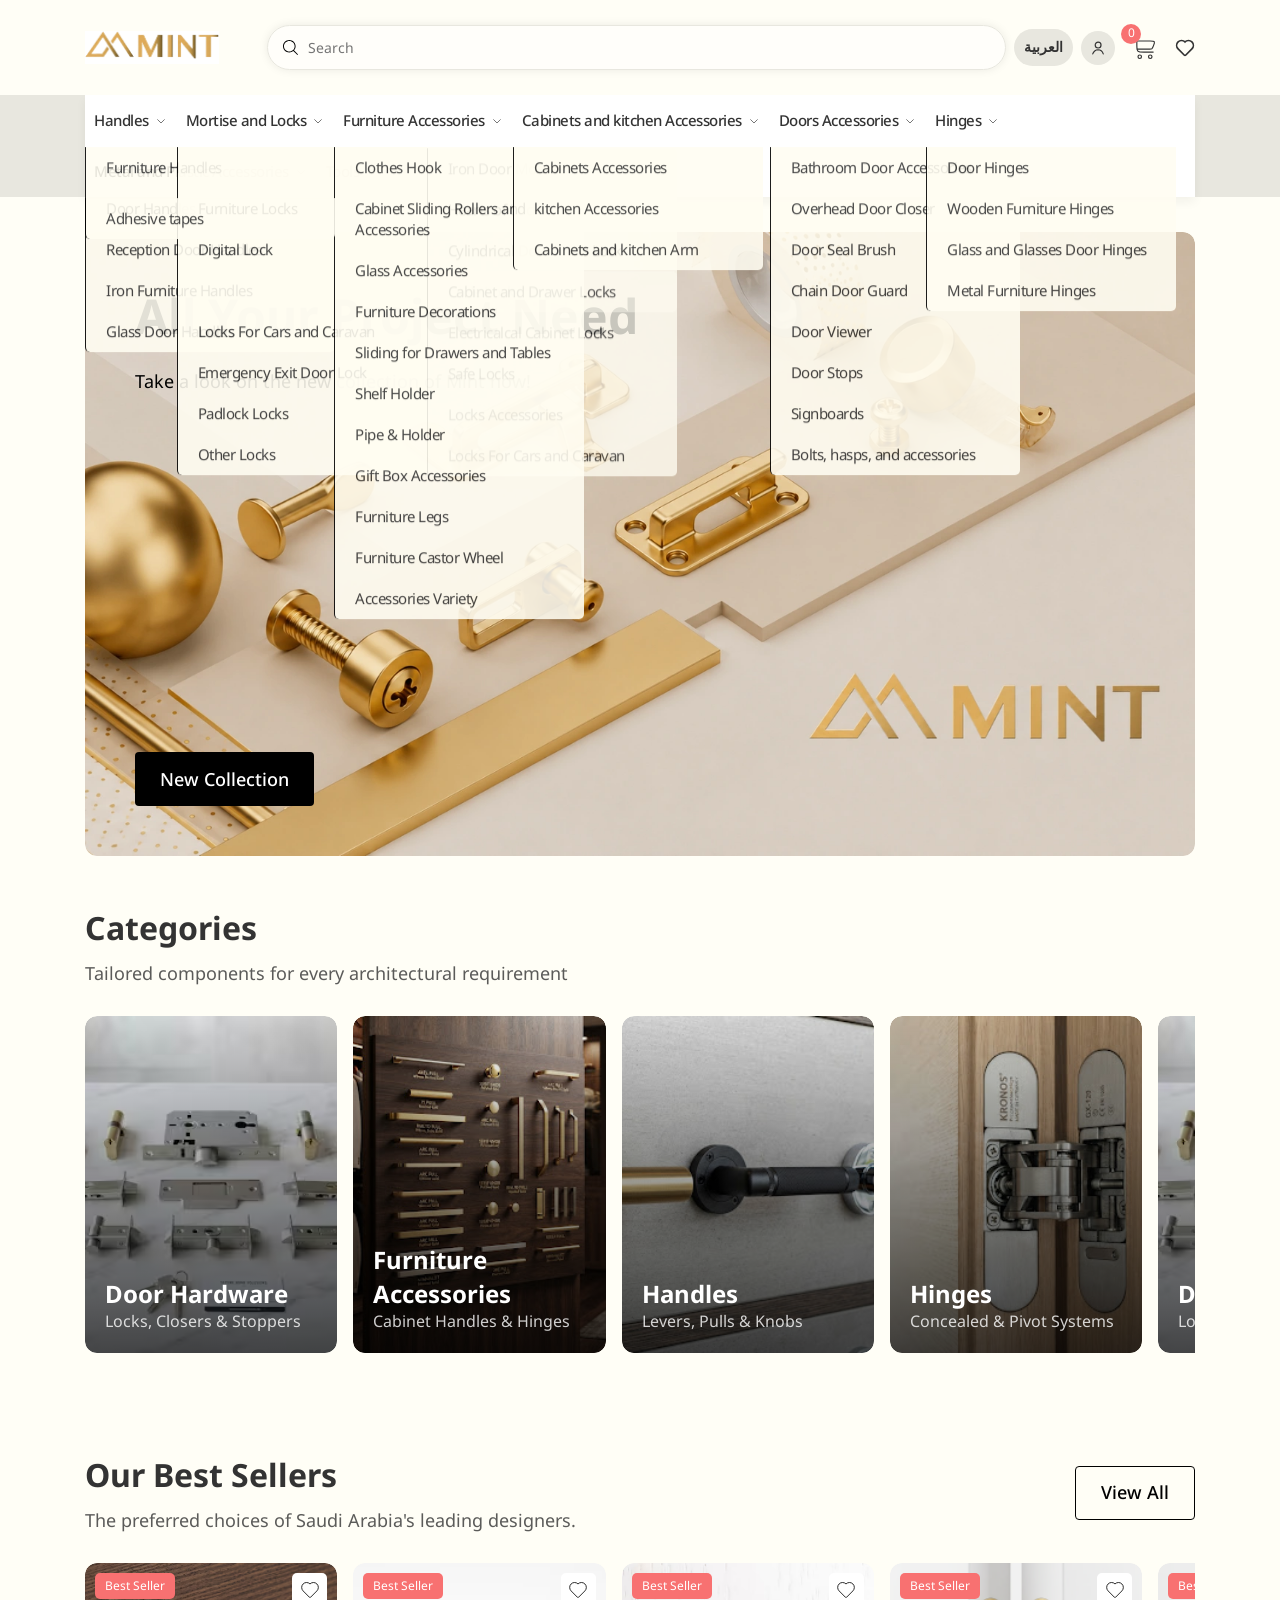
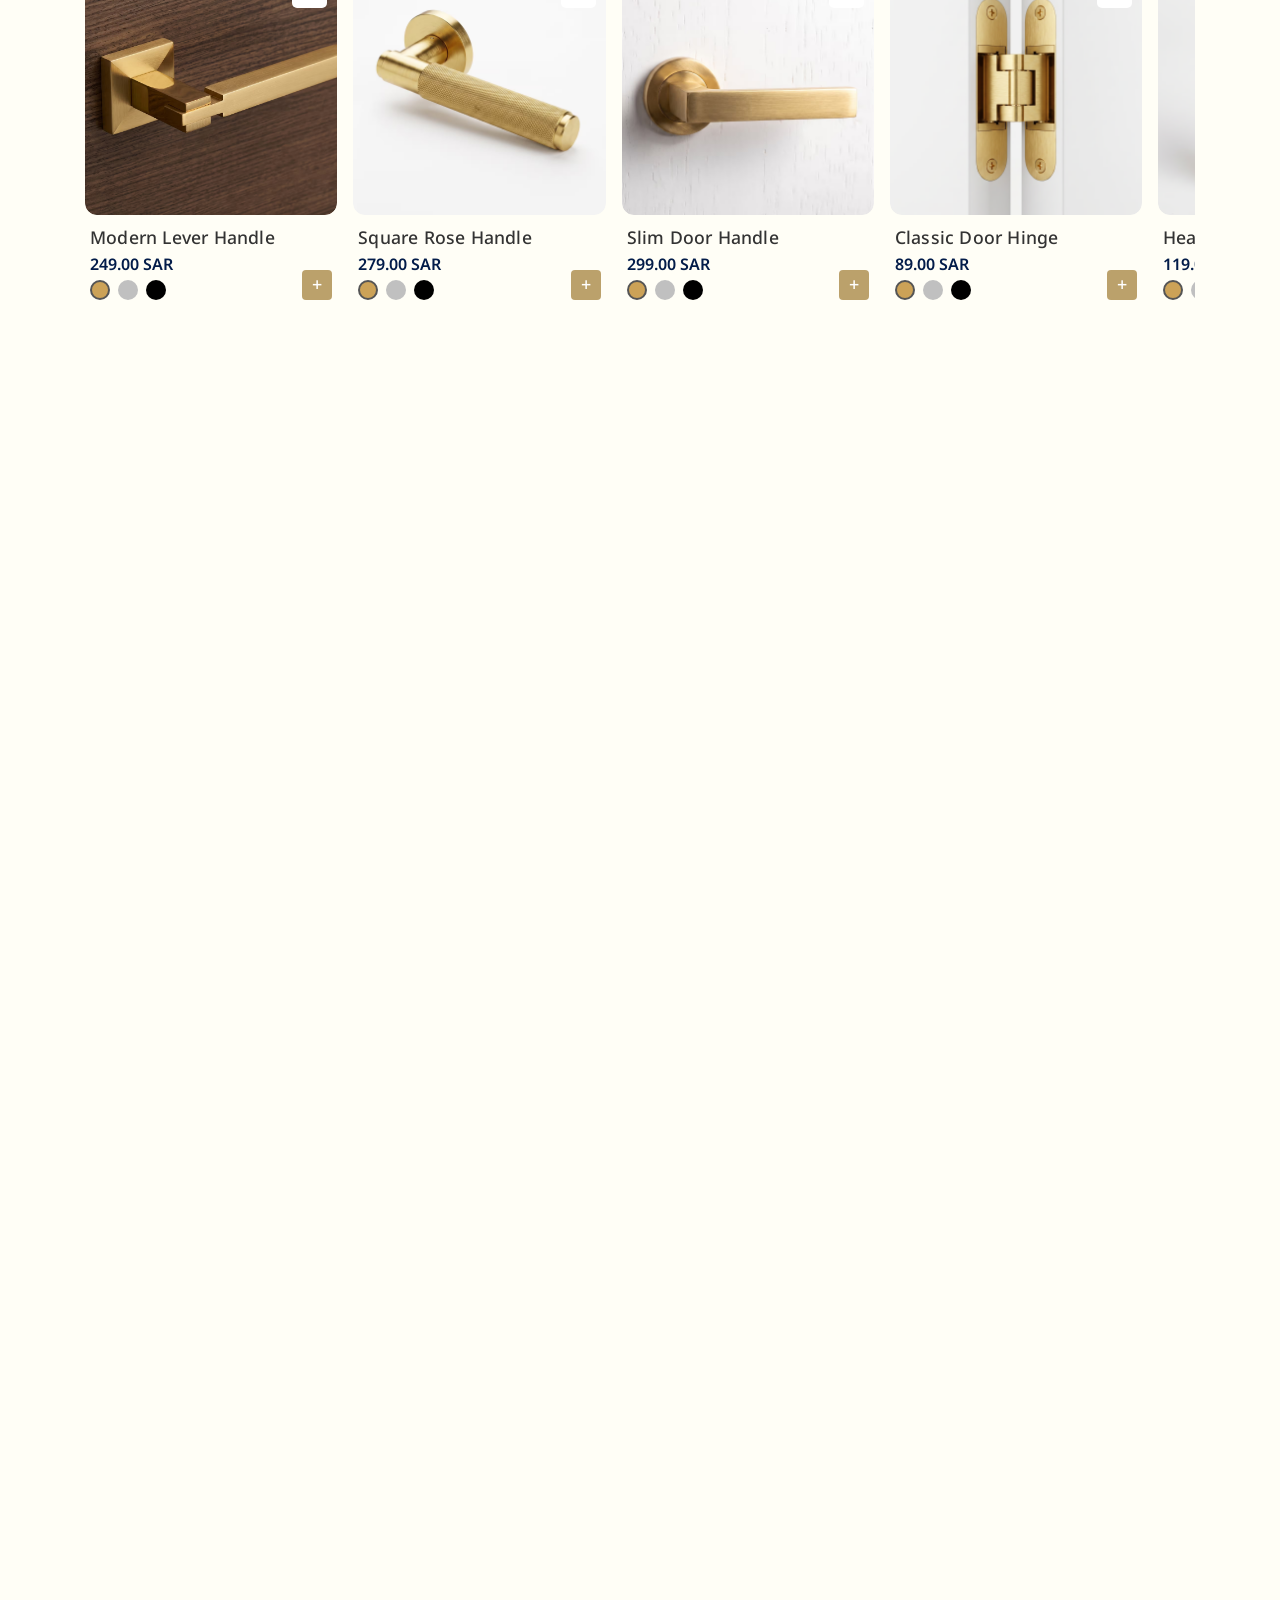
<file: index.html>
<!DOCTYPE html>
<html>
<head>
    <meta name="viewport" content="width=device-width, initial-scale=1.0">
    <meta http-equiv="refresh" content="0; URL=en/">
    <!-- Language Tags -->
    <link rel="alternate" hreflang="x-default" href="https://mintdecoration.com/" />
    <link rel="alternate" hreflang="ar" href="https://mintdecoration.com/ar/" />
    <link rel="alternate" hreflang="en" href="https://mintdecoration.com/en/" />
    <!-- SEO -->
    <title>راي – متجر أدوات النجارة والديكور في الرياض | أقفال، كوالين، مفصلات</title>
    <meta name="description" content="اكتشف راي، وجهتك الأولى في الرياض لشراء أدوات النجارة والديكور. نوفر أقفال، مفصلات، كوالين، وأكسسوارات الأثاث بجودة عالية وأسعار منافسة. تسوّق الآن!">
    <meta name="keywords" content="أدوات النجارة, معدات النجارة, متجر أدوات النجارة الرياض, أقفال النجارة, مفصلات, كوالين, أكسسوارات الأثاث, مستلزمات النجارة, أدوات الديكور, أدوات النجارة السعودية">
    <meta property="og:title" content="راي – متجر أدوات النجارة والديكور في الرياض">
    <meta property="og:description" content="أدوات نجارة، أقفال، كوالين، مفصلات، أكسسوارات أثاث وديكور بأفضل الأسعار في الرياض.">
    <meta property="og:image" content="../media/logo/minterio-logo1.png">
    <meta property="og:url" content="https://mintdecoration.com/">
    <meta property="og:type" content="website">
</head>
</html>
</file>
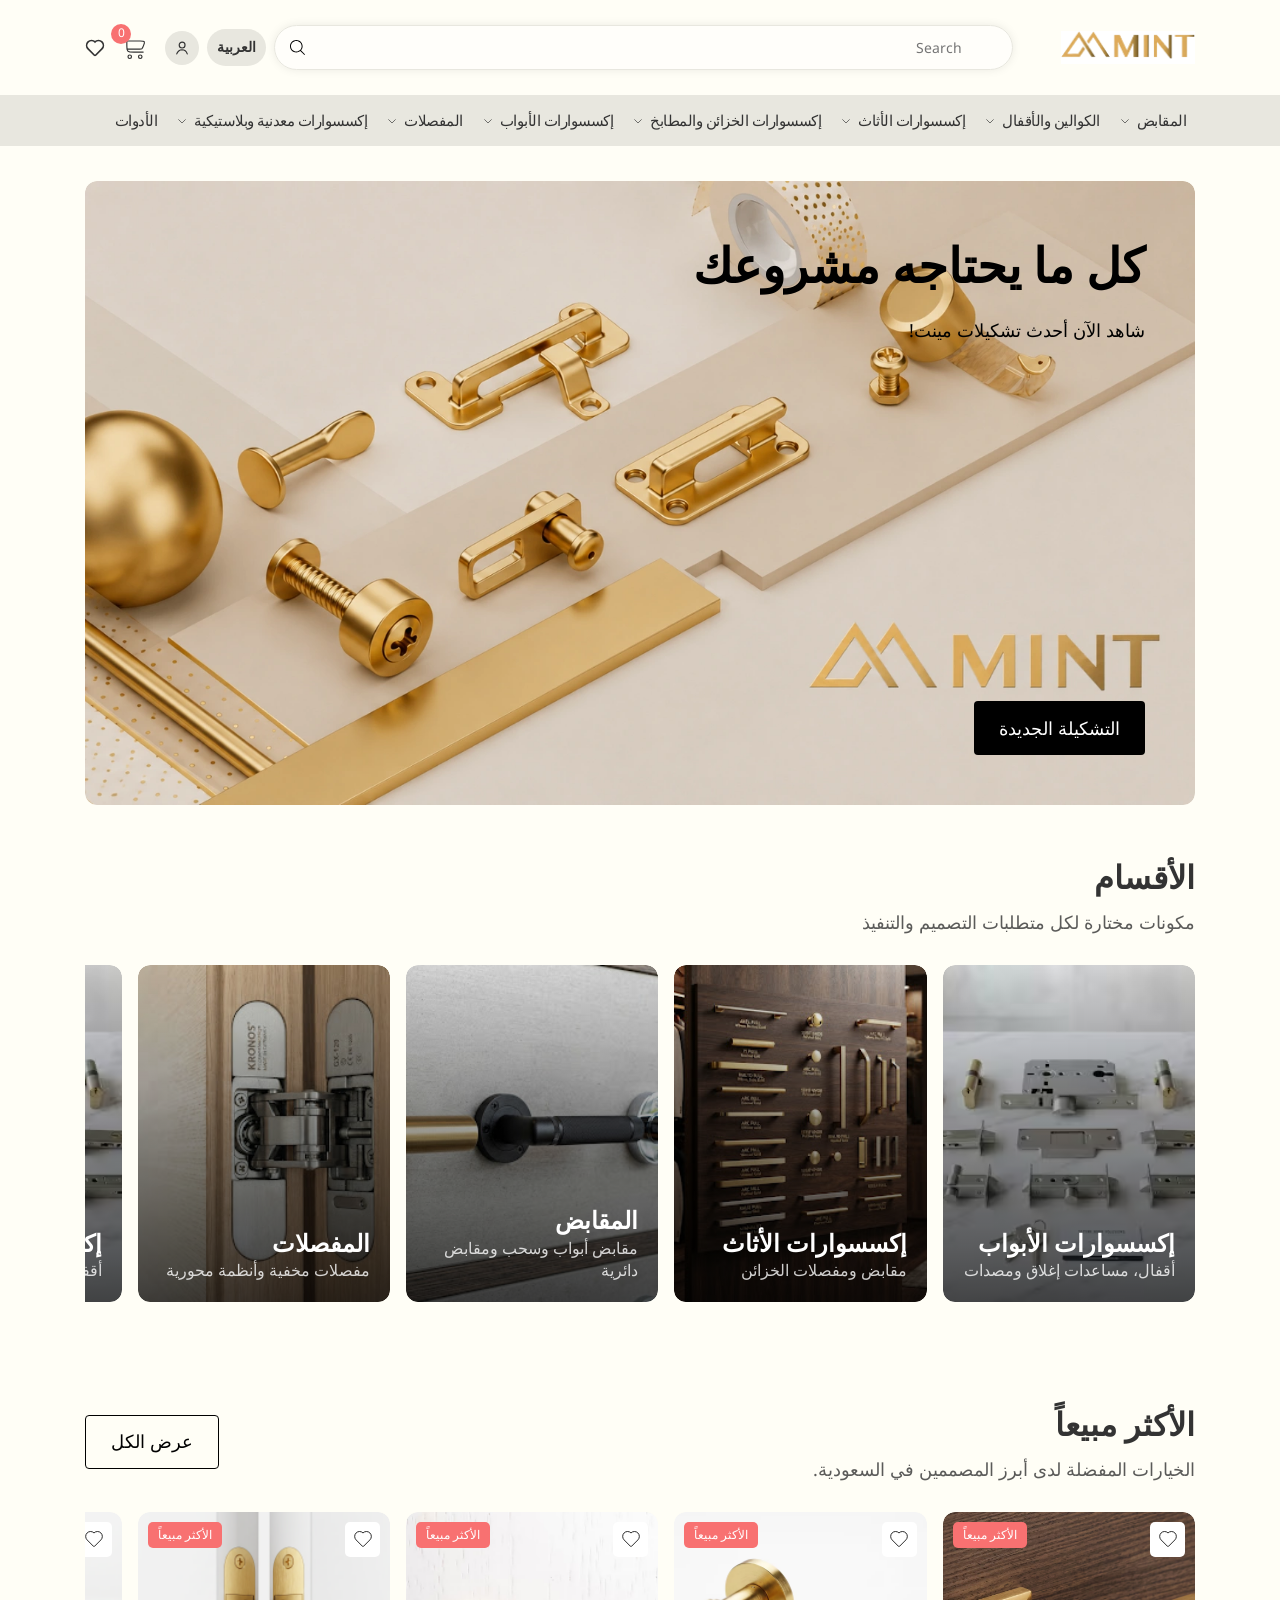
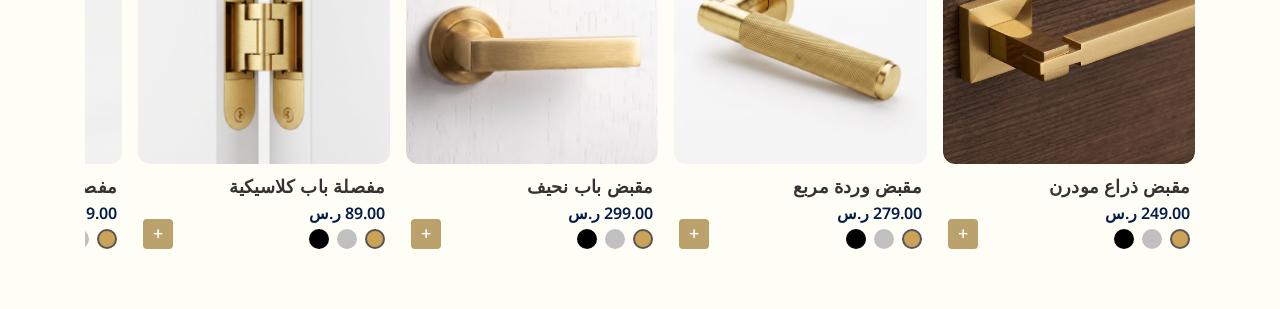
<file: ar/index.html>
<!DOCTYPE html>
<!-- بسم الله الرحمن الرحيم -->
<html lang="ar" dir="rtl">
<head>
    <meta charset="UTF-8">
    <meta name="viewport" content="width=device-width, initial-scale=1.0">
    <!-- <base href="https://mintdecoration.com/ar"> -->
    <meta name="theme-color" content="#FFFFFF">
    <link rel="shortcut icon" href="../media/logo/favicon.ico" type="image/x-icon">
    <!-- Language Tags -->
    <link rel="alternate" hreflang="ar" href="https://mintdecoration.com/ar/" />
    <link rel="alternate" hreflang="en" href="https://mintdecoration.com/en/" />
    <link rel="alternate" hreflang="x-default" href="https://mintdecoration.com/" />
    <!-- SEO -->
    <title>مينت ديكوريشن - أدوات نجارة وإكسسوارات أثاث في الرياض | أقفال، مفصلات، مقابض</title>
    <meta name="description" content="اكتشف مينت ديكوريشن، متجرك الموثوق في الرياض لأدوات النجارة وإكسسوارات الأثاث. نوفر الأقفال والمفصلات والمقابض ومستلزمات الديكور بجودة عالية وأسعار منافسة.">
    <meta name="keywords" content="أدوات نجارة, أدوات النجارة الرياض, شراء أدوات نجارة السعودية, أقفال, مفصلات, مقابض, إكسسوارات أثاث, مستلزمات نجارة, أدوات ديكور">
    <meta property="og:title" content="مينت ديكوريشن - أدوات نجارة وإكسسوارات أثاث في الرياض">
    <meta property="og:description" content="أدوات نجارة وأقفال ومفصلات ومقابض وإكسسوارات ديكور عالية الجودة بأفضل الأسعار في الرياض.">
    <meta property="og:image" content="../media/logo/minterio-logo1.png">
    <!-- <meta property="og:url" content="https://mintdecoration.com/ar/"> -->
    <meta property="og:type" content="website">
    <!-- Link Main Files -->
    <link rel="stylesheet" href="../css/normalize.css">
    <link rel="stylesheet" href="../component/component.css">
    <link rel="stylesheet" href="../css/style.css">
    <script src="../component/component.js" defer></script>
    <script src="../js/main.js" defer></script>
    <!-- Noto Sans Font -->
    <link rel="preconnect" href="https://fonts.googleapis.com">
    <link rel="preconnect" href="https://fonts.gstatic.com" crossorigin>
    <link href="https://fonts.googleapis.com/css2?family=Noto+Sans:ital,wght@0,100..900;1,100..900&display=swap" rel="stylesheet">
</head>
<body>

    <div class="header-wrapper">

        <header>
            <div class="container">
                <div class="inside">
                    <div class="logo">
                        <a href="index.html"><img src="../media/logo/mint-500.png" alt="Mint Decoration Logo"></a>
                    </div>
                    <div class="mob">
                        <div class="search">
                            <input type="text" name="search" id="search" placeholder="Search" autocomplete="off">
                        </div>
                        <div class="mobile-search">
                            <svg viewBox="0 0 24 24" fill="none" xmlns="http://www.w3.org/2000/svg"><g id="SVGRepo_bgCarrier"></g><g id="SVGRepo_tracerCarrier" stroke-linecap="round" stroke-linejoin="round"></g><g id="SVGRepo_iconCarrier"> <g clip-path="url(#clip0_15_152)"> <rect width="24" height="24" fill="none"></rect> <circle cx="10.5" cy="10.5" r="6.5" stroke="currentColor" stroke-linejoin="round"></circle> <path d="M19.6464 20.3536C19.8417 20.5488 20.1583 20.5488 20.3536 20.3536C20.5488 20.1583 20.5488 19.8417 20.3536 19.6464L19.6464 20.3536ZM20.3536 19.6464L15.3536 14.6464L14.6464 15.3536L19.6464 20.3536L20.3536 19.6464Z" fill="currentColor"></path> </g> <defs> <clipPath id="clip0_15_152"> <rect width="24" height="24" fill="none"></rect> </clipPath> </defs> </g></svg>
                        </div>
                        <div class="header-actions">
                            <div class="language toggle">
                                <button>
                                    <span>العربية</span>
                                </button>
                                <div class="box toggle-box" hidden>
                                    <div class="innerbox">
                                        <div class="c-content">
                                            <div class="top">
                                                <span>Language</span>
                                                <div class="close">
                                                    <svg viewBox="0 0 24 24" fill="none" xmlns="http://www.w3.org/2000/svg"><g id="SVGRepo_bgCarrier"></g><g id="SVGRepo_tracerCarrier" stroke-linecap="round" stroke-linejoin="round"></g><g id="SVGRepo_iconCarrier"> <rect width="24" height="24" fill="none"></rect> <path d="M7 17L16.8995 7.10051" stroke="currentColor" stroke-linecap="round" stroke-linejoin="round"></path> <path d="M7 7.00001L16.8995 16.8995" stroke="currentColor" stroke-linecap="round" stroke-linejoin="round"></path> </g></svg>
                                                </div>
                                            </div>
                                            <div class="content">
                                                <div class="langs">
                                                    <label for="en">
                                                        <input type="radio" name="lang" id="en" value="en" autocomplete="off">
                                                        English
                                                    </label>
                                                    <label for="ar">
                                                        <input type="radio" name="lang" id="ar" value="ar" autocomplete="off">
                                                        العربية
                                                    </label>
                                                </div>
                                                <button><span>Ok</span></button>
                                            </div>
                                        </div>
                                    </div>
                                </div>
                            </div>
                            <div class="login toggle hidden-mobile">
                                <button class="hidden-mobile">
                                    <svg viewBox="0 0 24 24" fill="none" xmlns="http://www.w3.org/2000/svg"><g id="SVGRepo_bgCarrier"></g><g id="SVGRepo_tracerCarrier" stroke-linecap="round" stroke-linejoin="round"></g><g id="SVGRepo_iconCarrier"> <path d="M12.1992 12C14.9606 12 17.1992 9.76142 17.1992 7C17.1992 4.23858 14.9606 2 12.1992 2C9.43779 2 7.19922 4.23858 7.19922 7C7.19922 9.76142 9.43779 12 12.1992 12Z" stroke="currentColor" stroke-linecap="round" stroke-linejoin="round"></path> <path d="M3 22C3.57038 20.0332 4.74796 18.2971 6.3644 17.0399C7.98083 15.7827 9.95335 15.0687 12 15C16.12 15 19.63 17.91 21 22" stroke="currentColor" stroke-linecap="round" stroke-linejoin="round"></path> </g></svg>
                                </button>
                                <div class="box toggle-box" hidden>
                                    <div class="innerbox">
                                        <div class="c-content">
                                            <div class="top">
                                                <div class="close">
                                                    <svg viewBox="0 0 24 24" fill="none" xmlns="http://www.w3.org/2000/svg"><g id="SVGRepo_bgCarrier"></g><g id="SVGRepo_tracerCarrier" stroke-linecap="round" stroke-linejoin="round"></g><g id="SVGRepo_iconCarrier"> <rect width="24" height="24" fill="none"></rect> <path d="M7 17L16.8995 7.10051" stroke="currentColor" stroke-linecap="round" stroke-linejoin="round"></path> <path d="M7 7.00001L16.8995 16.8995" stroke="currentColor" stroke-linecap="round" stroke-linejoin="round"></path> </g></svg>
                                                </div>
                                                <div class="c-icon-login">
                                                    <svg viewBox="0 0 24 24" fill="none" xmlns="http://www.w3.org/2000/svg"><g id="SVGRepo_bgCarrier"></g><g id="SVGRepo_tracerCarrier" stroke-linecap="round" stroke-linejoin="round"></g><g id="SVGRepo_iconCarrier"> <path d="M12.1992 12C14.9606 12 17.1992 9.76142 17.1992 7C17.1992 4.23858 14.9606 2 12.1992 2C9.43779 2 7.19922 4.23858 7.19922 7C7.19922 9.76142 9.43779 12 12.1992 12Z" stroke="currentColor" stroke-linecap="round" stroke-linejoin="round"></path> <path d="M3 22C3.57038 20.0332 4.74796 18.2971 6.3644 17.0399C7.98083 15.7827 9.95335 15.0687 12 15C16.12 15 19.63 17.91 21 22" stroke="currentColor" stroke-linecap="round" stroke-linejoin="round"></path> </g></svg>
                                                    <span>Login</span>
                                                </div>
                                            </div>
                                            <div class="content">
                                                <div class="title">
                                                    <h4>Email Address</h4>
                                                </div>
                                                <div class="input">
                                                    <input type="email" name="email" id="email" placeholder="your@email.com" autocomplete="off">
                                                </div>
                                                <button>Enter</button>
                                            </div>
                                        </div>
                                    </div>
                                </div>
                            </div>
                        </div>
                        <div class="cart hidden-mobile">
                            <a href="">
                                <svg viewBox="0 0 24 24" fill="none" xmlns="http://www.w3.org/2000/svg"><g id="SVGRepo_bgCarrier"></g><g id="SVGRepo_tracerCarrier" stroke-linecap="round" stroke-linejoin="round"></g><g id="SVGRepo_iconCarrier"> <path d="M2 3L2.26491 3.0883C3.58495 3.52832 4.24497 3.74832 4.62248 4.2721C5 4.79587 5 5.49159 5 6.88304V9.5C5 12.3284 5 13.7426 5.87868 14.6213C6.75736 15.5 8.17157 15.5 11 15.5H19" stroke="currentColor" stroke-linecap="round"></path> <path d="M7.5 18C8.32843 18 9 18.6716 9 19.5C9 20.3284 8.32843 21 7.5 21C6.67157 21 6 20.3284 6 19.5C6 18.6716 6.67157 18 7.5 18Z" stroke="currentColor"></path> <path d="M16.5 18.0001C17.3284 18.0001 18 18.6716 18 19.5001C18 20.3285 17.3284 21.0001 16.5 21.0001C15.6716 21.0001 15 20.3285 15 19.5001C15 18.6716 15.6716 18.0001 16.5 18.0001Z" stroke="currentColor"></path> <path d="M5 6H16.4504C18.5054 6 19.5328 6 19.9775 6.67426C20.4221 7.34853 20.0173 8.29294 19.2078 10.1818L18.7792 11.1818C18.4013 12.0636 18.2123 12.5045 17.8366 12.7523C17.4609 13 16.9812 13 16.0218 13H5" stroke="currentColor"></path> </g></svg>
                                <span>0</span>
                            </a>
                        </div>
                        <div class="wishlist hidden-mobile">
                            <a href="">
                                <svg viewBox="0 0 24 24" id="favourite" data-name="Flat Color" xmlns="http://www.w3.org/2000/svg" class="icon flat-color"><g id="SVGRepo_bgCarrier"></g><g id="SVGRepo_tracerCarrier" stroke-linecap="round" stroke-linejoin="round"></g><g id="SVGRepo_iconCarrier"><path id="primary" d="M20.28,4.74a5.82,5.82,0,0,0-8.28,0,5.82,5.82,0,0,0-8.28,0,5.94,5.94,0,0,0,0,8.34l7.57,7.62a1,1,0,0,0,1.42,0l7.57-7.62a5.91,5.91,0,0,0,0-8.34Z"></path></g></svg>
                            </a>
                        </div>
                    </div>
                </div>
            </div>
        </header>

        <nav>
            <div class="container">
                <ul class="main-menu">
    
                    <li class="main-li">
                        <a href="products.html" class="main-link">
                            <span>المقابض</span>
                            <svg viewBox="0 0 24 24" fill="none" xmlns="http://www.w3.org/2000/svg"><g id="SVGRepo_bgCarrier"></g><g id="SVGRepo_tracerCarrier" stroke-linecap="round" stroke-linejoin="round"></g><g id="SVGRepo_iconCarrier"> <path d="M7 10L12 15L17 10" stroke="currentColor" stroke-linecap="round" stroke-linejoin="round"></path> </g></svg>
                        </a>
                        <div class="sub-menu">
                            <ul>
                                <li class="sub-li">
                                    <a href="products.html" class="sub-link">مقابض الأثاث</a>
                                </li>
                                <li class="sub-li">
                                    <a href="products.html" class="sub-link">مقابض الأبواب</a>
                                </li>
                                <li class="sub-li">
                                    <a href="products.html" class="sub-link">مقابض أبواب الاستقبال</a>
                                </li>
                                <li class="sub-li">
                                    <a href="products.html" class="sub-link">مقابض أثاث حديد</a>
                                </li>
                                <li class="sub-li">
                                    <a href="products.html" class="sub-link">مقابض أبواب زجاج</a>
                                </li>
                            </ul>
                        </div>
                    </li>
    
                    <li class="main-li">
                        <a href="products.html" class="main-link">
                            <span>الكوالين والأقفال</span>
                            <svg viewBox="0 0 24 24" fill="none" xmlns="http://www.w3.org/2000/svg"><g id="SVGRepo_bgCarrier"></g><g id="SVGRepo_tracerCarrier" stroke-linecap="round" stroke-linejoin="round"></g><g id="SVGRepo_iconCarrier"> <path d="M7 10L12 15L17 10" stroke="currentColor" stroke-linecap="round" stroke-linejoin="round"></path> </g></svg>
                        </a>
                        <div class="sub-menu">
                            <ul>
                                <li class="sub-li">
                                    <a href="products.html" class="sub-link">
                                        <span>كوالين وأقفال الأبواب</span>
                                        <svg viewBox="0 0 24 24" fill="none" xmlns="http://www.w3.org/2000/svg"><g id="SVGRepo_bgCarrier"></g><g id="SVGRepo_tracerCarrier" stroke-linecap="round" stroke-linejoin="round"></g><g id="SVGRepo_iconCarrier"> <path d="M7 10L12 15L17 10" stroke="currentColor" stroke-linecap="round" stroke-linejoin="round"></path> </g></svg>
                                    </a>
                                    <ul class="sub-sub-menu">
                                        <li class="sub-sub-li">
                                            <a href="products.html" class="sub-sub-link">كوالين أبواب حديد</a>
                                        </li>
                                        <li class="sub-sub-li">
                                            <a href="products.html" class="sub-sub-link">قلوب الأقفال</a>
                                        </li>
                                        <li class="sub-sub-li">
                                            <a href="products.html" class="sub-sub-link">قفل باب اسطواني بمقبض</a>
                                        </li>
                                        <li class="sub-sub-li">
                                            <a href="products.html" class="sub-sub-link">قفل برقم سري</a>
                                        </li>
                                    </ul>
                                </li>
                                <li class="sub-li">
                                    <a href="products.html" class="sub-link">أقفال الأثاث</a>
                                </li>
                                <li class="sub-li">
                                    <a href="products.html" class="sub-link">قفل رقمي</a>
                                </li>
                                <li class="sub-li">
                                    <a href="products.html" class="sub-link">
                                        <span>أقفال أثاث معدنية</span>
                                        <svg viewBox="0 0 24 24" fill="none" xmlns="http://www.w3.org/2000/svg"><g id="SVGRepo_bgCarrier"></g><g id="SVGRepo_tracerCarrier" stroke-linecap="round" stroke-linejoin="round"></g><g id="SVGRepo_iconCarrier"> <path d="M7 10L12 15L17 10" stroke="currentColor" stroke-linecap="round" stroke-linejoin="round"></path> </g></svg>
                                    </a>
                                    <ul class="sub-sub-menu">
                                        <li class="sub-sub-li">
                                            <a href="products.html" class="sub-sub-link">أقفال الخزائن والأدراج</a>
                                        </li>
                                        <li class="sub-sub-li">
                                            <a href="products.html" class="sub-sub-link">أقفال الخزائن الكهربائية</a>
                                        </li>
                                        <li class="sub-sub-li">
                                            <a href="products.html" class="sub-sub-link">أقفال الخزائن الآمنة</a>
                                        </li>
                                        <li class="sub-sub-li">
                                            <a href="products.html" class="sub-sub-link">إكسسوارات الأقفال</a>
                                        </li>
                                        <li class="sub-sub-li">
                                            <a href="products.html" class="sub-sub-link">أقفال للسيارات والكرافانات</a>
                                        </li>
                                    </ul>
                                </li>
                                <li class="sub-li">
                                    <a href="products.html" class="sub-link">أقفال للسيارات والكرافانات</a>
                                </li>
                                <li class="sub-li">
                                    <a href="products.html" class="sub-link">قفل باب مخرج الطوارئ</a>
                                </li>
                                <li class="sub-li">
                                    <a href="products.html" class="sub-link">أقفال معلقة</a>
                                </li>
                                <li class="sub-li">
                                    <a href="products.html" class="sub-link">أقفال أخرى</a>
                                </li>
                            </ul>
                        </div>
                    </li>
    
                    <li class="main-li">
                        <a href="products.html" class="main-link">
                            <span>إكسسوارات الأثاث</span>
                            <svg viewBox="0 0 24 24" fill="none" xmlns="http://www.w3.org/2000/svg"><g id="SVGRepo_bgCarrier"></g><g id="SVGRepo_tracerCarrier" stroke-linecap="round" stroke-linejoin="round"></g><g id="SVGRepo_iconCarrier"> <path d="M7 10L12 15L17 10" stroke="currentColor" stroke-linecap="round" stroke-linejoin="round"></path> </g></svg>
                        </a>
                        <div class="sub-menu">
                            <ul>
                                <li class="sub-li">
                                    <a href="products.html" class="sub-link">علاقات الملابس</a>
                                </li>
                                <li class="sub-li">
                                    <a href="products.html" class="sub-link">رولات وإكسسوارات سحب الخزائن</a>
                                </li>
                                <li class="sub-li">
                                    <a href="products.html" class="sub-link">إكسسوارات الزجاج</a>
                                </li>
                                <li class="sub-li">
                                    <a href="products.html" class="sub-link">ديكورات الأثاث</a>
                                </li>
                                <li class="sub-li">
                                    <a href="products.html" class="sub-link">سحابات للأدراج والطاولات</a>
                                </li>
                                <li class="sub-li">
                                    <a href="products.html" class="sub-link">حامل رف</a>
                                </li>
                                <li class="sub-li">
                                    <a href="products.html" class="sub-link">ماسورة وحامل</a>
                                </li>
                                <li class="sub-li">
                                    <a href="products.html" class="sub-link">إكسسوارات علب الهدايا</a>
                                </li>
                                <li class="sub-li">
                                    <a href="products.html" class="sub-link">أرجل الأثاث</a>
                                </li>
                                <li class="sub-li">
                                    <a href="products.html" class="sub-link">عجلات الأثاث</a>
                                </li>
                                <li class="sub-li">
                                    <a href="products.html" class="sub-link">إكسسوارات متنوعة</a>
                                </li>
                            </ul>
                        </div>
                    </li>
    
                    <li class="main-li">
                        <a href="products.html" class="main-link">
                            <span>إكسسوارات الخزائن والمطابخ</span>
                            <svg viewBox="0 0 24 24" fill="none" xmlns="http://www.w3.org/2000/svg"><g id="SVGRepo_bgCarrier"></g><g id="SVGRepo_tracerCarrier" stroke-linecap="round" stroke-linejoin="round"></g><g id="SVGRepo_iconCarrier"> <path d="M7 10L12 15L17 10" stroke="currentColor" stroke-linecap="round" stroke-linejoin="round"></path> </g></svg>
                        </a>
                        <div class="sub-menu">
                            <ul>
                                <li class="sub-li">
                                    <a href="products.html" class="sub-link">إكسسوارات الخزائن</a>
                                </li>
                                <li class="sub-li">
                                    <a href="products.html" class="sub-link">إكسسوارات المطابخ</a>
                                </li>
                                <li class="sub-li">
                                    <a href="products.html" class="sub-link">ذراع للخزائن والمطابخ</a>
                                </li>
                            </ul>
                        </div>
                    </li>
    
                    <li class="main-li">
                        <a href="products.html" class="main-link">
                            <span>إكسسوارات الأبواب</span>
                            <svg viewBox="0 0 24 24" fill="none" xmlns="http://www.w3.org/2000/svg"><g id="SVGRepo_bgCarrier"></g><g id="SVGRepo_tracerCarrier" stroke-linecap="round" stroke-linejoin="round"></g><g id="SVGRepo_iconCarrier"> <path d="M7 10L12 15L17 10" stroke="currentColor" stroke-linecap="round" stroke-linejoin="round"></path> </g></svg>
                        </a>
                        <div class="sub-menu">
                            <ul>
                                <li class="sub-li">
                                    <a href="products.html" class="sub-link">إكسسوارات أبواب الحمامات</a>
                                </li>
                                <li class="sub-li">
                                    <a href="products.html" class="sub-link">مساعد إغلاق الباب العلوي</a>
                                </li>
                                <li class="sub-li">
                                    <a href="products.html" class="sub-link">فرشاة عزل الباب</a>
                                </li>
                                <li class="sub-li">
                                    <a href="products.html" class="sub-link">سلسلة أمان الباب</a>
                                </li>
                                <li class="sub-li">
                                    <a href="products.html" class="sub-link">عين الباب</a>
                                </li>
                                <li class="sub-li">
                                    <a href="products.html" class="sub-link">مصدات الأبواب</a>
                                </li>
                                <li class="sub-li">
                                    <a href="products.html" class="sub-link">لوحات إرشادية</a>
                                </li>
                                <li class="sub-li">
                                    <a href="products.html" class="sub-link">ترباس ومزاليج وإكسسوارات</a>
                                </li>
                            </ul>
                        </div>
                    </li>
    
                    <li class="main-li">
                        <a href="products.html" class="main-link">
                            <span>المفصلات</span>
                            <svg viewBox="0 0 24 24" fill="none" xmlns="http://www.w3.org/2000/svg"><g id="SVGRepo_bgCarrier"></g><g id="SVGRepo_tracerCarrier" stroke-linecap="round" stroke-linejoin="round"></g><g id="SVGRepo_iconCarrier"> <path d="M7 10L12 15L17 10" stroke="currentColor" stroke-linecap="round" stroke-linejoin="round"></path> </g></svg>
                        </a>
                        <div class="sub-menu">
                            <ul>
                                <li class="sub-li">
                                    <a href="products.html" class="sub-link">مفصلات الأبواب</a>
                                </li>
                                <li class="sub-li">
                                    <a href="products.html" class="sub-link">مفصلات الأثاث الخشبي</a>
                                </li>
                                <li class="sub-li">
                                    <a href="products.html" class="sub-link">مفصلات الزجاج وأبواب الزجاج</a>
                                </li>
                                <li class="sub-li">
                                    <a href="products.html" class="sub-link">مفصلات الأثاث المعدني</a>
                                </li>
                            </ul>
                        </div>
                    </li>
    
                    <li class="main-li">
                        <a href="products.html" class="main-link">
                            <span>إكسسوارات معدنية وبلاستيكية</span>
                            <svg viewBox="0 0 24 24" fill="none" xmlns="http://www.w3.org/2000/svg"><g id="SVGRepo_bgCarrier"></g><g id="SVGRepo_tracerCarrier" stroke-linecap="round" stroke-linejoin="round"></g><g id="SVGRepo_iconCarrier"> <path d="M7 10L12 15L17 10" stroke="currentColor" stroke-linecap="round" stroke-linejoin="round"></path> </g></svg>
                        </a>
                        <div class="sub-menu">
                            <ul>
                                <li class="sub-li">
                                    <a href="products.html" class="sub-link">أشرطة لاصقة</a>
                                </li>
                            </ul>
                        </div>
                    </li>
    
                    <li class="main-li">
                        <a href="products.html" class="main-link">
                            <span>الأدوات</span>
                        </a>
                    </li>
    
                </ul>
            </div>
        </nav>

    </div>

    <div class="mobile-nav">
        <div class="container">
            <div class="inside">
                <div class="tabs">
                    <div class="tab home-tab active">
                        <a href="">
                            <div class="icon">
                                <svg viewBox="0 0 24 24" fill="none" xmlns="http://www.w3.org/2000/svg"><g id="SVGRepo_bgCarrier"></g><g id="SVGRepo_tracerCarrier" stroke-linecap="round" stroke-linejoin="round"></g><g id="SVGRepo_iconCarrier"> <path d="M14 20V14C14 12.8954 13.1046 12 12 12C10.8954 12 10 12.8954 10 14V20M10.9833 3.60011L4.98335 7.14177C4.37395 7.50149 4 8.15646 4 8.8641V18C4 19.1046 4.89543 20 6 20H18C19.1046 20 20 19.1046 20 18V8.8641C20 8.15646 19.6261 7.50149 19.0167 7.14177L13.0167 3.60011C12.3894 3.22988 11.6106 3.22988 10.9833 3.60011Z" stroke="#000000" stroke-width="2" stroke-linecap="round" stroke-linejoin="round"></path> </g></svg>
                                <!-- <svg viewBox="0 0 24 24" fill="none" xmlns="http://www.w3.org/2000/svg"><g id="SVGRepo_bgCarrier"></g><g id="SVGRepo_tracerCarrier" stroke-linecap="round" stroke-linejoin="round"></g><g id="SVGRepo_iconCarrier"> <g clip-path="url(#clip0_15_3)"> <rect width="24" height="24" fill="white"></rect> <path d="M9 21H4C3.44772 21 3 20.5523 3 20V12.4142C3 12.149 3.10536 11.8946 3.29289 11.7071L11.2929 3.70711C11.6834 3.31658 12.3166 3.31658 12.7071 3.70711L20.7071 11.7071C20.8946 11.8946 21 12.149 21 12.4142V20C21 20.5523 20.5523 21 20 21H15M9 21H15M9 21V15C9 14.4477 9.44772 14 10 14H14C14.5523 14 15 14.4477 15 15V21" stroke="#000000" stroke-linejoin="round"></path> </g> <defs> <clipPath id="clip0_15_3"> <rect width="24" height="24" fill="white"></rect> </clipPath> </defs> </g></svg> -->
                            </div>
                            <div class="text">
                                <span>الرئيسية</span>
                            </div>
                        </a>
                    </div>
                    <div class="tab categories-tab hamburger ">
                        <button>
                            <div class="icon">
                                <svg viewBox="0 0 24 24" xmlns="http://www.w3.org/2000/svg"><g id="SVGRepo_bgCarrier"></g><g id="SVGRepo_tracerCarrier" stroke-linecap="round" stroke-linejoin="round"></g><g id="SVGRepo_iconCarrier"> <path d="M5 10H7C9 10 10 9 10 7V5C10 3 9 2 7 2H5C3 2 2 3 2 5V7C2 9 3 10 5 10Z" stroke-miterlimit="10" stroke-linecap="round" stroke-linejoin="round"></path> <path d="M17 10H19C21 10 22 9 22 7V5C22 3 21 2 19 2H17C15 2 14 3 14 5V7C14 9 15 10 17 10Z" stroke-miterlimit="10" stroke-linecap="round" stroke-linejoin="round"></path> <path d="M17 22H19C21 22 22 21 22 19V17C22 15 21 14 19 14H17C15 14 14 15 14 17V19C14 21 15 22 17 22Z" stroke-miterlimit="10" stroke-linecap="round" stroke-linejoin="round"></path> <path d="M5 22H7C9 22 10 21 10 19V17C10 15 9 14 7 14H5C3 14 2 15 2 17V19C2 21 3 22 5 22Z" stroke-miterlimit="10" stroke-linecap="round" stroke-linejoin="round"></path> </g></svg>
                            </div>
                            <div class="text">
                                <span>الأقسام</span>
                            </div>
                        </button>
                    </div>
                    <div class="tab wishlist-tab ">
                        <a href="">
                            <div class="icon">
                                <svg viewBox="0 0 24 24" id="favourite" data-name="Flat Color" xmlns="http://www.w3.org/2000/svg" class="icon flat-color"><g id="SVGRepo_bgCarrier"></g><g id="SVGRepo_tracerCarrier" stroke-linecap="round" stroke-linejoin="round"></g><g id="SVGRepo_iconCarrier"><path id="primary" d="M20.28,4.74a5.82,5.82,0,0,0-8.28,0,5.82,5.82,0,0,0-8.28,0,5.94,5.94,0,0,0,0,8.34l7.57,7.62a1,1,0,0,0,1.42,0l7.57-7.62a5.91,5.91,0,0,0,0-8.34Z"></path></g></svg>
                            </div>
                            <div class="text">
                                <span>المفضلة</span>
                            </div>
                        </a>
                    </div>
                    <div class="tab cart-tab ">
                        <a href="">
                            <div class="icon">
                                <svg viewBox="0 0 24 24" fill="none" xmlns="http://www.w3.org/2000/svg"><g id="SVGRepo_bgCarrier"></g><g id="SVGRepo_tracerCarrier" stroke-linecap="round" stroke-linejoin="round"></g><g id="SVGRepo_iconCarrier"> <path d="M2 3L2.26491 3.0883C3.58495 3.52832 4.24497 3.74832 4.62248 4.2721C5 4.79587 5 5.49159 5 6.88304V9.5C5 12.3284 5 13.7426 5.87868 14.6213C6.75736 15.5 8.17157 15.5 11 15.5H19" stroke="currentColor" stroke-linecap="round"></path> <path d="M7.5 18C8.32843 18 9 18.6716 9 19.5C9 20.3284 8.32843 21 7.5 21C6.67157 21 6 20.3284 6 19.5C6 18.6716 6.67157 18 7.5 18Z" stroke="currentColor"></path> <path d="M16.5 18.0001C17.3284 18.0001 18 18.6716 18 19.5001C18 20.3285 17.3284 21.0001 16.5 21.0001C15.6716 21.0001 15 20.3285 15 19.5001C15 18.6716 15.6716 18.0001 16.5 18.0001Z" stroke="currentColor"></path> <path d="M5 6H16.4504C18.5054 6 19.5328 6 19.9775 6.67426C20.4221 7.34853 20.0173 8.29294 19.2078 10.1818L18.7792 11.1818C18.4013 12.0636 18.2123 12.5045 17.8366 12.7523C17.4609 13 16.9812 13 16.0218 13H5" stroke="currentColor"></path> </g></svg>
                            </div>
                            <div class="text">
                                <span>السلة</span>
                            </div>
                        </a>
                    </div>
                    <div class="tab account-tab ">
                        <button type="button" data-popup-trigger="login">
                            <div class="icon">
                                <svg viewBox="0 0 24 24" fill="none" xmlns="http://www.w3.org/2000/svg"><g id="SVGRepo_bgCarrier"></g><g id="SVGRepo_tracerCarrier" stroke-linecap="round" stroke-linejoin="round"></g><g id="SVGRepo_iconCarrier"> <path d="M12.1992 12C14.9606 12 17.1992 9.76142 17.1992 7C17.1992 4.23858 14.9606 2 12.1992 2C9.43779 2 7.19922 4.23858 7.19922 7C7.19922 9.76142 9.43779 12 12.1992 12Z" stroke="currentColor" stroke-linecap="round" stroke-linejoin="round"></path> <path d="M3 22C3.57038 20.0332 4.74796 18.2971 6.3644 17.0399C7.98083 15.7827 9.95335 15.0687 12 15C16.12 15 19.63 17.91 21 22" stroke="currentColor" stroke-linecap="round" stroke-linejoin="round"></path> </g></svg>
                            </div>
                            <div class="text">
                                <span>الحساب</span>
                            </div>
                        </button>
                    </div>
                </div>
            </div>
        </div>
    </div>

    <div class="landing">
        <div class="container">
            <div class="inside">
                <div class="bg">
                    <img src="../media/images/ai/mint-landing-desktop.webp" alt="صورة العرض الرئيسية" loading="lazy" class="hidden-mobile">
                    <img src="../media/images/ai/mint-landing-mobile.webp" alt="صورة العرض الرئيسية" loading="lazy" class="showing-mobile">
                </div>
                <div class="content">
                    <div class="text">
                        <div class="title">
                            <h1>كل ما يحتاجه مشروعك</h1>
                        </div>
                        <div class="subtitle">
                            <p>شاهد الآن أحدث تشكيلات <span class="mint">مينت</span>!</p>
                        </div>
                    </div>
                    <div class="buttons">
                        <a href="products.html" class="btn btn-primary black-btn">التشكيلة الجديدة</a>
                    </div>
                </div>
            </div>
        </div>
    </div>

    <section class="categories">
        <div class="container">
            <div class="inside">
                <div class="top-section">
                    <div class="start">
                        <div class="title">
                            <h2>الأقسام</h2>
                        </div>
                        <div class="sub-title">
                            <p>مكونات مختارة لكل متطلبات التصميم والتنفيذ</p>
                        </div>
                    </div>
                </div>
                <div class="scrolled-section">
                    <div class="manual-scroll-wrapper">
                        <div class="items">

                            <div class="item">
                                <a href="products.html">
                                    <div class="bg">
                                        <picture>
                                            <source srcset="../media/images/products/categories/door-hardware/main-avif.avif" type="image/avif" loading="lazy">
                                            <source srcset="../media/images/products/categories/door-hardware/main-webp.webp" type="image/webp" loading="lazy">
                                            <img src="../media/images/products/categories/door-hardware/main-jpg.jpg" alt="إكسسوارات الأبواب" loading="lazy">
                                        </picture>
                                        <div class="overlay"></div>
                                    </div>
                                    <div class="text">
                                        <div class="title">
                                            <h3>إكسسوارات الأبواب</h3>
                                        </div>
                                        <div class="sub-title">
                                            <p>أقفال، مساعدات إغلاق ومصدات</p>
                                        </div>
                                    </div>
                                </a>
                            </div>

                            <div class="item">
                                <a href="products.html">
                                    <div class="bg">
                                        <picture>
                                            <img src="../media/images/products/categories/furniture-accessories/main-jpg.jpg" alt="إكسسوارات الأثاث" loading="lazy">
                                        </picture>
                                        <div class="overlay"></div>
                                    </div>
                                    <div class="text">
                                        <div class="title">
                                            <h3>إكسسوارات الأثاث</h3>
                                        </div>
                                        <div class="sub-title">
                                            <p>مقابض ومفصلات الخزائن</p>
                                        </div>
                                    </div>
                                </a>
                            </div>

                            <div class="item">
                                <a href="products.html">
                                    <div class="bg">
                                        <picture>
                                            <img src="../media/images/products/categories/handles/main-jpg.jpg" alt="المقابض" loading="lazy">
                                        </picture>
                                        <div class="overlay"></div>
                                    </div>
                                    <div class="text">
                                        <div class="title">
                                            <h3>المقابض</h3>
                                        </div>
                                        <div class="sub-title">
                                            <p>مقابض أبواب وسحب ومقابض دائرية</p>
                                        </div>
                                    </div>
                                </a>
                            </div>

                            <div class="item">
                                <a href="products.html">
                                    <div class="bg">
                                        <picture>
                                            <img src="../media/images/products/categories/hinges/main-jpg.jpg" alt="المفصلات" loading="lazy">
                                        </picture>
                                        <div class="overlay"></div>
                                    </div>
                                    <div class="text">
                                        <div class="title">
                                            <h3>المفصلات</h3>
                                        </div>
                                        <div class="sub-title">
                                            <p>مفصلات مخفية وأنظمة محورية</p>
                                        </div>
                                    </div>
                                </a>
                            </div>

                            <div class="item">
                                <a href="products.html">
                                    <div class="bg">
                                        <picture>
                                            <source srcset="../media/images/products/categories/door-hardware/main-avif.avif" type="image/avif" loading="lazy">
                                            <source srcset="../media/images/products/categories/door-hardware/main-webp.webp" type="image/webp" loading="lazy">
                                            <img src="../media/images/products/categories/door-hardware/main-jpg.jpg" alt="إكسسوارات الأبواب" loading="lazy">
                                        </picture>
                                        <div class="overlay"></div>
                                    </div>
                                    <div class="text">
                                        <div class="title">
                                            <h3>إكسسوارات الأبواب</h3>
                                        </div>
                                        <div class="sub-title">
                                            <p>أقفال، مساعدات إغلاق ومصدات</p>
                                        </div>
                                    </div>
                                </a>
                            </div>

                            <div class="item">
                                <a href="products.html">
                                    <div class="bg">
                                        <picture>
                                            <img src="../media/images/products/categories/furniture-accessories/main-jpg.jpg" alt="إكسسوارات الأثاث" loading="lazy">
                                        </picture>
                                        <div class="overlay"></div>
                                    </div>
                                    <div class="text">
                                        <div class="title">
                                            <h3>إكسسوارات الأثاث</h3>
                                        </div>
                                        <div class="sub-title">
                                            <p>مقابض ومفصلات الخزائن</p>
                                        </div>
                                    </div>
                                </a>
                            </div>

                            <div class="item">
                                <a href="products.html">
                                    <div class="bg">
                                        <picture>
                                            <img src="../media/images/products/categories/handles/main-jpg.jpg" alt="المقابض" loading="lazy">
                                        </picture>
                                        <div class="overlay"></div>
                                    </div>
                                    <div class="text">
                                        <div class="title">
                                            <h3>المقابض</h3>
                                        </div>
                                        <div class="sub-title">
                                            <p>مقابض أبواب وسحب ومقابض دائرية</p>
                                        </div>
                                    </div>
                                </a>
                            </div>

                            <div class="item">
                                <a href="products.html">
                                    <div class="bg">
                                        <picture>
                                            <img src="../media/images/products/categories/hinges/main-jpg.jpg" alt="المفصلات" loading="lazy">
                                        </picture>
                                        <div class="overlay"></div>
                                    </div>
                                    <div class="text">
                                        <div class="title">
                                            <h3>المفصلات</h3>
                                        </div>
                                        <div class="sub-title">
                                            <p>مفصلات مخفية وأنظمة محورية</p>
                                        </div>
                                    </div>
                                </a>
                            </div>

                        </div>
                    </div>
                </div>
            </div>
        </div>
    </section>

    <section class="best-sellers">
        <div class="container">
            <div class="inside">
                <div class="top-section">
                    <div class="start">
                        <div class="title">
                            <h2>الأكثر مبيعاً</h2>
                        </div>
                        <div class="sub-title">
                            <p>الخيارات المفضلة لدى أبرز المصممين في السعودية.</p>
                        </div>
                    </div>
                    <div class="end">
                        <div class="view-all">
                            <a href="products.html" class="btn btn-primary transparent-btn">عرض الكل</a>
                        </div>
                    </div>
                </div>
                <div class="scrolled-section">
                    <div class="automatic-manual-scroll-wrapper">
                        <div class="products">

                            <div class="product">
                                <div class="top">
                                    <div class="label best-seller-label">
                                        <span>الأكثر مبيعاً</span>
                                    </div>
                                    <div class="favourite">
                                        <button>
                                            <svg viewBox="0 0 24 24" id="favourite" data-name="Flat Color" xmlns="http://www.w3.org/2000/svg" class="icon flat-color"><g id="SVGRepo_bgCarrier"></g><g id="SVGRepo_tracerCarrier" stroke-linecap="round" stroke-linejoin="round"></g><g id="SVGRepo_iconCarrier"><path id="primary" d="M20.28,4.74a5.82,5.82,0,0,0-8.28,0,5.82,5.82,0,0,0-8.28,0,5.94,5.94,0,0,0,0,8.34l7.57,7.62a1,1,0,0,0,1.42,0l7.57-7.62a5.91,5.91,0,0,0,0-8.34Z"></path></g></svg>
                                        </button>
                                    </div>
                                    <a href="" class="image-wrapper">
                                        <div class="product-image">
                                            <div class="image main-image">
                                                <picture>
                                                    <img src="../media/images/products/categories/handles/door-handle-1/black.avif" alt="مقبض باب مودرن - موديل 1" loading="lazy">
                                                </picture>
                                            </div>
                                            <div class="image black-image">
                                                <picture>
                                                    <img src="../media/images/products/categories/handles/door-handle-1/black.avif" alt="مقبض باب مودرن - موديل 1" loading="lazy">
                                                </picture>
                                            </div>
                                            <div class="image silver-image">
                                                <picture>
                                                    <img src="../media/images/products/categories/handles/door-handle-1/silver.avif" alt="مقبض باب مودرن - موديل 1" loading="lazy">
                                                </picture>
                                            </div>
                                            <div class="image gold-image">
                                                <picture>
                                                    <img src="../media/images/products/categories/handles/door-handle-1/gold.avif" alt="مقبض باب مودرن - موديل 1" loading="lazy">
                                                </picture>
                                            </div>
                                        </div>
                                    </a>
                                </div>
                                <div class="bottom">
                                    <div class="product-info-start">
                                        <a href="" class="info-wrapper">
                                            <div class="product-info">
                                                <div class="product-name">
                                                    <h4>مقبض ذراع مودرن</h4>
                                                </div>
                                                <div class="product-price">
                                                    <p>249.00 ر.س</p>
                                                </div>
                                            </div>
                                        </a>
                                        <div class="product-colors">
                                            <ul class="colors">
                                                <li class="color gold active" data-title="ذهبي"></li>
                                                <li class="color silver" data-title="فضي"></li>
                                                <li class="color black" data-title="أسود"></li>
                                            </ul>
                                        </div>
                                    </div>
                                    <div class="product-info-end">
                                        <div class="product-actions">
                                            <div class="action quick-buy">
                                                <a href="" class="btn btn-primary cafe-btn">+</a>
                                            </div>
                                        </div>
                                    </div>
                                </div>
                            </div>

                            <div class="product">
                                <div class="top">
                                    <div class="label best-seller-label">
                                        <span>الأكثر مبيعاً</span>
                                    </div>
                                    <div class="favourite">
                                        <button>
                                            <svg viewBox="0 0 24 24" id="favourite" data-name="Flat Color" xmlns="http://www.w3.org/2000/svg" class="icon flat-color"><g id="SVGRepo_bgCarrier"></g><g id="SVGRepo_tracerCarrier" stroke-linecap="round" stroke-linejoin="round"></g><g id="SVGRepo_iconCarrier"><path id="primary" d="M20.28,4.74a5.82,5.82,0,0,0-8.28,0,5.82,5.82,0,0,0-8.28,0,5.94,5.94,0,0,0,0,8.34l7.57,7.62a1,1,0,0,0,1.42,0l7.57-7.62a5.91,5.91,0,0,0,0-8.34Z"></path></g></svg>
                                        </button>
                                    </div>
                                    <a href="" class="image-wrapper">
                                        <div class="product-image">
                                            <div class="image main-image">
                                                <picture>
                                                    <img src="../media/images/products/categories/handles/door-handle-2/black.avif" alt="مقبض وردة مربع" loading="lazy">
                                                </picture>
                                            </div>
                                            <div class="image black-image">
                                                <picture>
                                                    <img src="../media/images/products/categories/handles/door-handle-2/black.avif" alt="مقبض وردة مربع" loading="lazy">
                                                </picture>
                                            </div>
                                            <div class="image silver-image">
                                                <picture>
                                                    <img src="../media/images/products/categories/handles/door-handle-2/silver.avif" alt="مقبض وردة مربع" loading="lazy">
                                                </picture>
                                            </div>
                                            <div class="image gold-image">
                                                <picture>
                                                    <img src="../media/images/products/categories/handles/door-handle-2/gold.avif" alt="مقبض وردة مربع" loading="lazy">
                                                </picture>
                                            </div>
                                        </div>
                                    </a>
                                </div>
                                <div class="bottom">
                                    <div class="product-info-start">
                                        <a href="" class="info-wrapper">
                                            <div class="product-info">
                                                <div class="product-name">
                                                    <h4>مقبض وردة مربع</h4>
                                                </div>
                                                <div class="product-price">
                                                    <p>279.00 ر.س</p>
                                                </div>
                                            </div>
                                        </a>
                                        <div class="product-colors">
                                            <ul class="colors">
                                                <li class="color gold active" data-title="ذهبي"></li>
                                                <li class="color silver" data-title="فضي"></li>
                                                <li class="color black" data-title="أسود"></li>
                                            </ul>
                                        </div>
                                    </div>
                                    <div class="product-info-end">
                                        <div class="product-actions">
                                            <div class="action quick-buy">
                                                <a href="" class="btn btn-primary cafe-btn">+</a>
                                            </div>
                                        </div>
                                    </div>
                                </div>
                            </div>

                            <div class="product">
                                <div class="top">
                                    <div class="label best-seller-label">
                                        <span>الأكثر مبيعاً</span>
                                    </div>
                                    <div class="favourite">
                                        <button>
                                            <svg viewBox="0 0 24 24" id="favourite" data-name="Flat Color" xmlns="http://www.w3.org/2000/svg" class="icon flat-color"><g id="SVGRepo_bgCarrier"></g><g id="SVGRepo_tracerCarrier" stroke-linecap="round" stroke-linejoin="round"></g><g id="SVGRepo_iconCarrier"><path id="primary" d="M20.28,4.74a5.82,5.82,0,0,0-8.28,0,5.82,5.82,0,0,0-8.28,0,5.94,5.94,0,0,0,0,8.34l7.57,7.62a1,1,0,0,0,1.42,0l7.57-7.62a5.91,5.91,0,0,0,0-8.34Z"></path></g></svg>
                                        </button>
                                    </div>
                                    <a href="" class="image-wrapper">
                                        <div class="product-image">
                                            <div class="image main-image">
                                                <picture>
                                                    <img src="../media/images/products/categories/handles/door-handle-3/black.avif" alt="مقبض باب نحيف" loading="lazy">
                                                </picture>
                                            </div>
                                            <div class="image black-image">
                                                <picture>
                                                    <img src="../media/images/products/categories/handles/door-handle-3/black.avif" alt="مقبض باب نحيف" loading="lazy">
                                                </picture>
                                            </div>
                                            <div class="image silver-image">
                                                <picture>
                                                    <img src="../media/images/products/categories/handles/door-handle-3/silver.avif" alt="مقبض باب نحيف" loading="lazy">
                                                </picture>
                                            </div>
                                            <div class="image gold-image">
                                                <picture>
                                                    <img src="../media/images/products/categories/handles/door-handle-3/gold.avif" alt="مقبض باب نحيف" loading="lazy">
                                                </picture>
                                            </div>
                                        </div>
                                    </a>
                                </div>
                                <div class="bottom">
                                    <div class="product-info-start">
                                        <a href="" class="info-wrapper">
                                            <div class="product-info">
                                                <div class="product-name">
                                                    <h4>مقبض باب نحيف</h4>
                                                </div>
                                                <div class="product-price">
                                                    <p>299.00 ر.س</p>
                                                </div>
                                            </div>
                                        </a>
                                        <div class="product-colors">
                                            <ul class="colors">
                                                <li class="color gold active" data-title="ذهبي"></li>
                                                <li class="color silver" data-title="فضي"></li>
                                                <li class="color black" data-title="أسود"></li>
                                            </ul>
                                        </div>
                                    </div>
                                    <div class="product-info-end">
                                        <div class="product-actions">
                                            <div class="action quick-buy">
                                                <a href="" class="btn btn-primary cafe-btn">+</a>
                                            </div>
                                        </div>
                                    </div>
                                </div>
                            </div>

                            <div class="product">
                                <div class="top">
                                    <div class="label best-seller-label">
                                        <span>الأكثر مبيعاً</span>
                                    </div>
                                    <div class="favourite">
                                        <button>
                                            <svg viewBox="0 0 24 24" id="favourite" data-name="Flat Color" xmlns="http://www.w3.org/2000/svg" class="icon flat-color"><g id="SVGRepo_bgCarrier"></g><g id="SVGRepo_tracerCarrier" stroke-linecap="round" stroke-linejoin="round"></g><g id="SVGRepo_iconCarrier"><path id="primary" d="M20.28,4.74a5.82,5.82,0,0,0-8.28,0,5.82,5.82,0,0,0-8.28,0,5.94,5.94,0,0,0,0,8.34l7.57,7.62a1,1,0,0,0,1.42,0l7.57-7.62a5.91,5.91,0,0,0,0-8.34Z"></path></g></svg>
                                        </button>
                                    </div>
                                    <a href="" class="image-wrapper">
                                        <div class="product-image">
                                            <div class="image main-image">
                                                <picture>
                                                    <img src="../media/images/products/categories/hinges/door-hinge-1/black.avif" alt="مفصلة باب كلاسيكية" loading="lazy">
                                                </picture>
                                            </div>
                                            <div class="image black-image">
                                                <picture>
                                                    <img src="../media/images/products/categories/hinges/door-hinge-1/black.avif" alt="مفصلة باب كلاسيكية" loading="lazy">
                                                </picture>
                                            </div>
                                            <div class="image silver-image">
                                                <picture>
                                                    <img src="../media/images/products/categories/hinges/door-hinge-1/silver.avif" alt="مفصلة باب كلاسيكية" loading="lazy">
                                                </picture>
                                            </div>
                                            <div class="image gold-image">
                                                <picture>
                                                    <img src="../media/images/products/categories/hinges/door-hinge-1/gold.avif" alt="مفصلة باب كلاسيكية" loading="lazy">
                                                </picture>
                                            </div>
                                        </div>
                                    </a>
                                </div>
                                <div class="bottom">
                                    <div class="product-info-start">
                                        <a href="" class="info-wrapper">
                                            <div class="product-info">
                                                <div class="product-name">
                                                    <h4>مفصلة باب كلاسيكية</h4>
                                                </div>
                                                <div class="product-price">
                                                    <p>89.00 ر.س</p>
                                                </div>
                                            </div>
                                        </a>
                                        <div class="product-colors">
                                            <ul class="colors">
                                                <li class="color gold active" data-title="ذهبي"></li>
                                                <li class="color silver" data-title="فضي"></li>
                                                <li class="color black" data-title="أسود"></li>
                                            </ul>
                                        </div>
                                    </div>
                                    <div class="product-info-end">
                                        <div class="product-actions">
                                            <div class="action quick-buy">
                                                <a href="" class="btn btn-primary cafe-btn">+</a>
                                            </div>
                                        </div>
                                    </div>
                                </div>
                            </div>

                            <div class="product">
                                <div class="top">
                                    <div class="label best-seller-label">
                                        <span>الأكثر مبيعاً</span>
                                    </div>
                                    <div class="favourite">
                                        <button>
                                            <svg viewBox="0 0 24 24" id="favourite" data-name="Flat Color" xmlns="http://www.w3.org/2000/svg" class="icon flat-color"><g id="SVGRepo_bgCarrier"></g><g id="SVGRepo_tracerCarrier" stroke-linecap="round" stroke-linejoin="round"></g><g id="SVGRepo_iconCarrier"><path id="primary" d="M20.28,4.74a5.82,5.82,0,0,0-8.28,0,5.82,5.82,0,0,0-8.28,0,5.94,5.94,0,0,0,0,8.34l7.57,7.62a1,1,0,0,0,1.42,0l7.57-7.62a5.91,5.91,0,0,0,0-8.34Z"></path></g></svg>
                                        </button>
                                    </div>
                                    <a href="" class="image-wrapper">
                                        <div class="product-image">
                                            <div class="image main-image">
                                                <picture>
                                                    <img src="../media/images/products/categories/hinges/door-hinge-2/black.avif" alt="مفصلة شديدة التحمل" loading="lazy">
                                                </picture>
                                            </div>
                                            <div class="image black-image">
                                                <picture>
                                                    <img src="../media/images/products/categories/hinges/door-hinge-2/black.avif" alt="مفصلة شديدة التحمل" loading="lazy">
                                                </picture>
                                            </div>
                                            <div class="image silver-image">
                                                <picture>
                                                    <img src="../media/images/products/categories/hinges/door-hinge-2/silver.avif" alt="مفصلة شديدة التحمل" loading="lazy">
                                                </picture>
                                            </div>
                                            <div class="image gold-image">
                                                <picture>
                                                    <img src="../media/images/products/categories/hinges/door-hinge-2/gold.avif" alt="مفصلة شديدة التحمل" loading="lazy">
                                                </picture>
                                            </div>
                                        </div>
                                    </a>
                                </div>
                                <div class="bottom">
                                    <div class="product-info-start">
                                        <a href="" class="info-wrapper">
                                            <div class="product-info">
                                                <div class="product-name">
                                                    <h4>مفصلة شديدة التحمل</h4>
                                                </div>
                                                <div class="product-price">
                                                    <p>119.00 ر.س</p>
                                                </div>
                                            </div>
                                        </a>
                                        <div class="product-colors">
                                            <ul class="colors">
                                                <li class="color gold active" data-title="ذهبي"></li>
                                                <li class="color silver" data-title="فضي"></li>
                                                <li class="color black" data-title="أسود"></li>
                                            </ul>
                                        </div>
                                    </div>
                                    <div class="product-info-end">
                                        <div class="product-actions">
                                            <div class="action quick-buy">
                                                <a href="" class="btn btn-primary cafe-btn">+</a>
                                            </div>
                                        </div>
                                    </div>
                                </div>
                            </div>

                            <div class="product">
                                <div class="top">
                                    <div class="label best-seller-label">
                                        <span>الأكثر مبيعاً</span>
                                    </div>
                                    <div class="favourite">
                                        <button>
                                            <svg viewBox="0 0 24 24" id="favourite" data-name="Flat Color" xmlns="http://www.w3.org/2000/svg" class="icon flat-color"><g id="SVGRepo_bgCarrier"></g><g id="SVGRepo_tracerCarrier" stroke-linecap="round" stroke-linejoin="round"></g><g id="SVGRepo_iconCarrier"><path id="primary" d="M20.28,4.74a5.82,5.82,0,0,0-8.28,0,5.82,5.82,0,0,0-8.28,0,5.94,5.94,0,0,0,0,8.34l7.57,7.62a1,1,0,0,0,1.42,0l7.57-7.62a5.91,5.91,0,0,0,0-8.34Z"></path></g></svg>
                                        </button>
                                    </div>
                                    <a href="" class="image-wrapper">
                                        <div class="product-image">
                                            <div class="image main-image">
                                                <picture>
                                                    <img src="../media/images/products/categories/hinges/door-hinge-3/black.avif" alt="مفصلة رولمان بلي" loading="lazy">
                                                </picture>
                                            </div>
                                            <div class="image black-image">
                                                <picture>
                                                    <img src="../media/images/products/categories/hinges/door-hinge-3/black.avif" alt="مفصلة رولمان بلي" loading="lazy">
                                                </picture>
                                            </div>
                                            <div class="image silver-image">
                                                <picture>
                                                    <img src="../media/images/products/categories/hinges/door-hinge-3/silver.avif" alt="مفصلة رولمان بلي" loading="lazy">
                                                </picture>
                                            </div>
                                            <div class="image gold-image">
                                                <picture>
                                                    <img src="../media/images/products/categories/hinges/door-hinge-3/gold.avif" alt="مفصلة رولمان بلي" loading="lazy">
                                                </picture>
                                            </div>
                                        </div>
                                    </a>
                                </div>
                                <div class="bottom">
                                    <div class="product-info-start">
                                        <a href="" class="info-wrapper">
                                            <div class="product-info">
                                                <div class="product-name">
                                                    <h4>مفصلة رولمان بلي</h4>
                                                </div>
                                                <div class="product-price">
                                                    <p>139.00 ر.س</p>
                                                </div>
                                            </div>
                                        </a>
                                        <div class="product-colors">
                                            <ul class="colors">
                                                <li class="color gold active" data-title="ذهبي"></li>
                                                <li class="color silver" data-title="فضي"></li>
                                                <li class="color black" data-title="أسود"></li>
                                            </ul>
                                        </div>
                                    </div>
                                    <div class="product-info-end">
                                        <div class="product-actions">
                                            <div class="action quick-buy">
                                                <a href="" class="btn btn-primary cafe-btn">+</a>
                                            </div>
                                        </div>
                                    </div>
                                </div>
                            </div>

                            <div class="product">
                                <div class="top">
                                    <div class="label best-seller-label">
                                        <span>الأكثر مبيعاً</span>
                                    </div>
                                    <div class="favourite">
                                        <button>
                                            <svg viewBox="0 0 24 24" id="favourite" data-name="Flat Color" xmlns="http://www.w3.org/2000/svg" class="icon flat-color"><g id="SVGRepo_bgCarrier"></g><g id="SVGRepo_tracerCarrier" stroke-linecap="round" stroke-linejoin="round"></g><g id="SVGRepo_iconCarrier"><path id="primary" d="M20.28,4.74a5.82,5.82,0,0,0-8.28,0,5.82,5.82,0,0,0-8.28,0,5.94,5.94,0,0,0,0,8.34l7.57,7.62a1,1,0,0,0,1.42,0l7.57-7.62a5.91,5.91,0,0,0,0-8.34Z"></path></g></svg>
                                        </button>
                                    </div>
                                    <a href="" class="image-wrapper">
                                        <div class="product-image">
                                            <div class="image main-image">
                                                <picture>
                                                    <img src="../media/images/products/categories/hinges/door-hinge-4/black.avif" alt="مفصلة فولاذ فاخرة" loading="lazy">
                                                </picture>
                                            </div>
                                            <div class="image black-image">
                                                <picture>
                                                    <img src="../media/images/products/categories/hinges/door-hinge-4/black.avif" alt="مفصلة فولاذ فاخرة" loading="lazy">
                                                </picture>
                                            </div>
                                            <div class="image silver-image">
                                                <picture>
                                                    <img src="../media/images/products/categories/hinges/door-hinge-4/silver.avif" alt="مفصلة فولاذ فاخرة" loading="lazy">
                                                </picture>
                                            </div>
                                            <div class="image gold-image">
                                                <picture>
                                                    <img src="../media/images/products/categories/hinges/door-hinge-4/gold.avif" alt="مفصلة فولاذ فاخرة" loading="lazy">
                                                </picture>
                                            </div>
                                        </div>
                                    </a>
                                </div>
                                <div class="bottom">
                                    <div class="product-info-start">
                                        <a href="" class="info-wrapper">
                                            <div class="product-info">
                                                <div class="product-name">
                                                    <h4>مفصلة فولاذ فاخرة</h4>
                                                </div>
                                                <div class="product-price">
                                                    <p>159.00 ر.س</p>
                                                </div>
                                            </div>
                                        </a>
                                        <div class="product-colors">
                                            <ul class="colors">
                                                <li class="color gold active" data-title="ذهبي"></li>
                                                <li class="color silver" data-title="فضي"></li>
                                                <li class="color black" data-title="أسود"></li>
                                            </ul>
                                        </div>
                                    </div>
                                    <div class="product-info-end">
                                        <div class="product-actions">
                                            <div class="action quick-buy">
                                                <a href="" class="btn btn-primary cafe-btn">+</a>
                                            </div>
                                        </div>
                                    </div>
                                </div>
                            </div>

                            <div class="product">
                                <div class="top">
                                    <div class="label best-seller-label">
                                        <span>الأكثر مبيعاً</span>
                                    </div>
                                    <div class="favourite">
                                        <button>
                                            <svg viewBox="0 0 24 24" id="favourite" data-name="Flat Color" xmlns="http://www.w3.org/2000/svg" class="icon flat-color"><g id="SVGRepo_bgCarrier"></g><g id="SVGRepo_tracerCarrier" stroke-linecap="round" stroke-linejoin="round"></g><g id="SVGRepo_iconCarrier"><path id="primary" d="M20.28,4.74a5.82,5.82,0,0,0-8.28,0,5.82,5.82,0,0,0-8.28,0,5.94,5.94,0,0,0,0,8.34l7.57,7.62a1,1,0,0,0,1.42,0l7.57-7.62a5.91,5.91,0,0,0,0-8.34Z"></path></g></svg>
                                        </button>
                                    </div>
                                    <a href="" class="image-wrapper">
                                        <div class="product-image">
                                            <div class="image main-image">
                                                <picture>
                                                    <img src="../media/images/products/categories/handles/handles.avif" alt="مقبض باب أنيق" loading="lazy">
                                                </picture>
                                            </div>
                                            <div class="image black-image">
                                                <picture>
                                                    <img src="../media/images/products/categories/handles/handles.avif" alt="مقبض باب أنيق" loading="lazy">
                                                </picture>
                                            </div>
                                            <div class="image silver-image">
                                                <picture>
                                                    <img src="../media/images/products/categories/handles/handles.avif" alt="مقبض باب أنيق" loading="lazy">
                                                </picture>
                                            </div>
                                            <div class="image gold-image">
                                                <picture>
                                                    <img src="../media/images/products/categories/handles/handles.avif" alt="مقبض باب أنيق" loading="lazy">
                                                </picture>
                                            </div>
                                        </div>
                                    </a>
                                </div>
                                <div class="bottom">
                                    <div class="product-info-start">
                                        <a href="" class="info-wrapper">
                                            <div class="product-info">
                                                <div class="product-name">
                                                    <h4>مقبض باب أنيق</h4>
                                                </div>
                                                <div class="product-price">
                                                    <p>329.00 ر.س</p>
                                                </div>
                                            </div>
                                        </a>
                                        <div class="product-colors">
                                            <ul class="colors">
                                                <li class="color gold active" data-title="ذهبي"></li>
                                                <li class="color silver" data-title="فضي"></li>
                                                <li class="color black" data-title="أسود"></li>
                                            </ul>
                                        </div>
                                    </div>
                                    <div class="product-info-end">
                                        <div class="product-actions">
                                            <div class="action quick-buy">
                                                <a href="" class="btn btn-primary cafe-btn">+</a>
                                            </div>
                                        </div>
                                    </div>
                                </div>
                            </div>

                        </div>
                    </div>
                </div>
            </div>
        </div>
    </section>

</body>
</html>
</file>
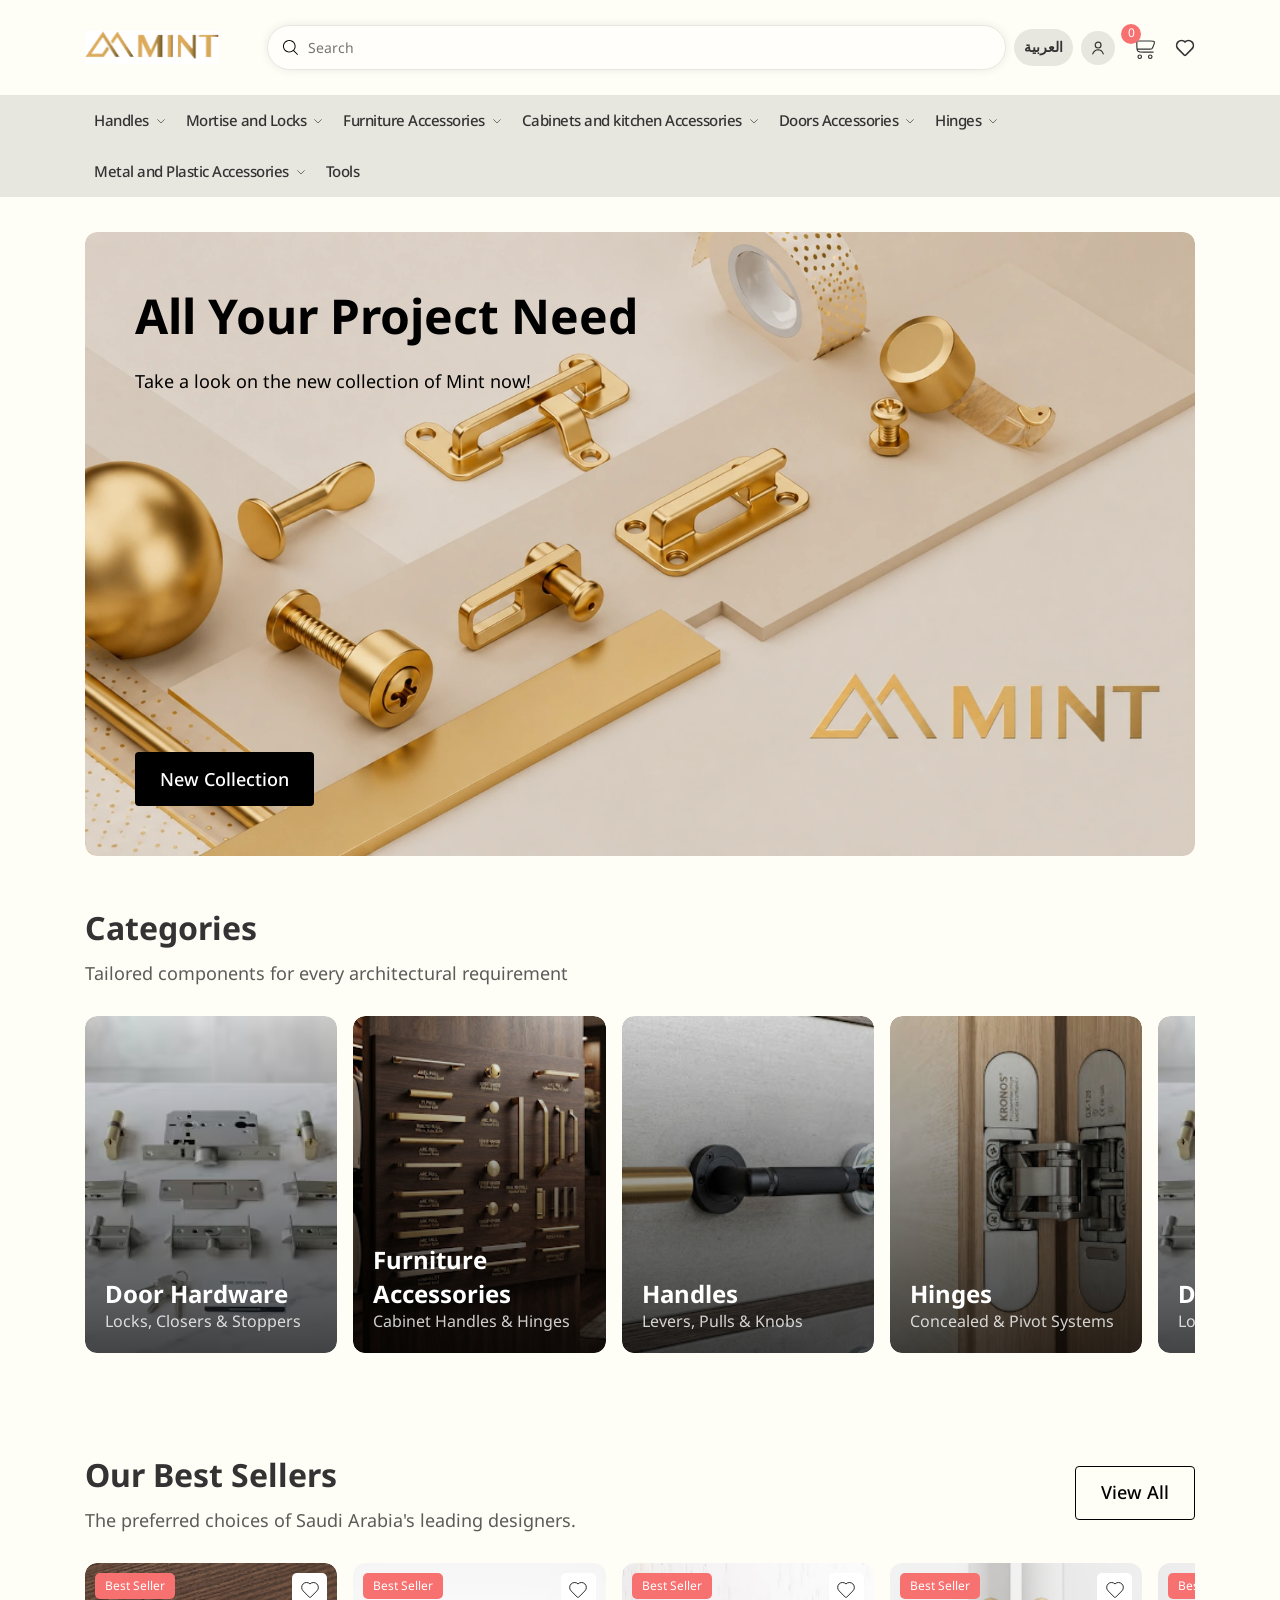
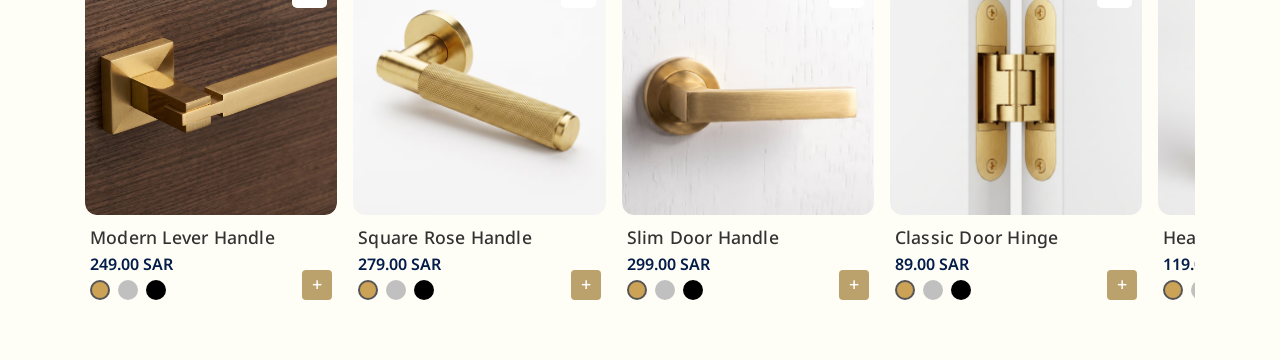
<file: en/index.html>
<!DOCTYPE html>
<!-- بسم الله الرحمن الرحيم -->
<html lang="en">
<head>
    <meta charset="UTF-8">
    <meta name="viewport" content="width=device-width, initial-scale=1.0">
    <!-- <base href="https://mintdecoration.com/en"> -->
    <meta name="theme-color" content="#FFFFFF">
    <link rel="shortcut icon" href="../media/logo/favicon.ico" type="image/x-icon">
    <!-- Language Tags -->
    <link rel="alternate" hreflang="ar" href="https://mintdecoration.com/ar/" />
    <link rel="alternate" hreflang="en" href="https://mintdecoration.com/en/" />
    <link rel="alternate" hreflang="x-default" href="https://mintdecoration.com/" />
    <!-- SEO -->
    <title>Mint Decoration – Carpentry Tools & Furniture Accessories in Riyadh | Locks, Hinges, Handles</title>
    <meta name="description" content="Discover Mint Decoration, your trusted store in Riyadh for carpentry tools and furniture accessories. We offer locks, hinges, handles, and décor supplies with top quality and competitive prices.">
    <meta name="keywords" content="carpentry tools, woodworking tools Riyadh, buy carpentry tools Saudi Arabia, locks, hinges, handles, furniture accessories, woodworking supplies, décor tools">
    <meta property="og:title" content="Mint Decoration – Carpentry Tools & Furniture Accessories in Riyadh">
    <meta property="og:description" content="High-quality carpentry tools, locks, hinges, handles, and décor accessories at the best prices in Riyadh.">
    <meta property="og:image" content="../media/logo/minterio-logo1.png">
    <!-- <meta property="og:url" content="https://mintdecoration.com/en/"> -->
    <meta property="og:type" content="website">
    <!-- Link Main Files -->
    <link rel="stylesheet" href="../css/normalize.css">
    <link rel="stylesheet" href="../component/component.css">
    <link rel="stylesheet" href="../css/style.css">
    <script src="../component/component.js" defer></script>
    <script src="../js/main.js" defer></script>
    <!-- Noto Sans Font -->
    <link rel="preconnect" href="https://fonts.googleapis.com">
    <link rel="preconnect" href="https://fonts.gstatic.com" crossorigin>
    <link href="https://fonts.googleapis.com/css2?family=Noto+Sans:ital,wght@0,100..900;1,100..900&display=swap" rel="stylesheet">
</head>
<body>

    <div class="header-wrapper">

        <header>
            <div class="container">
                <div class="inside">
                    <div class="logo">
                        <a href="index.html"><img src="../media/logo/mint-500.png" alt="Mint Decoration Logo"></a>
                    </div>
                    <div class="mob">
                        <div class="search">
                            <input type="text" name="search" id="search" placeholder="Search" autocomplete="off">
                        </div>
                        <div class="mobile-search">
                            <svg viewBox="0 0 24 24" fill="none" xmlns="http://www.w3.org/2000/svg"><g id="SVGRepo_bgCarrier"></g><g id="SVGRepo_tracerCarrier" stroke-linecap="round" stroke-linejoin="round"></g><g id="SVGRepo_iconCarrier"> <g clip-path="url(#clip0_15_152)"> <rect width="24" height="24" fill="none"></rect> <circle cx="10.5" cy="10.5" r="6.5" stroke="currentColor" stroke-linejoin="round"></circle> <path d="M19.6464 20.3536C19.8417 20.5488 20.1583 20.5488 20.3536 20.3536C20.5488 20.1583 20.5488 19.8417 20.3536 19.6464L19.6464 20.3536ZM20.3536 19.6464L15.3536 14.6464L14.6464 15.3536L19.6464 20.3536L20.3536 19.6464Z" fill="currentColor"></path> </g> <defs> <clipPath id="clip0_15_152"> <rect width="24" height="24" fill="none"></rect> </clipPath> </defs> </g></svg>
                        </div>
                        <div class="header-actions">
                            <div class="language toggle">
                                <button>
                                    <span>العربية</span>
                                </button>
                                <div class="box toggle-box" hidden>
                                    <div class="innerbox">
                                        <div class="c-content">
                                            <div class="top">
                                                <span>Language</span>
                                                <div class="close">
                                                    <svg viewBox="0 0 24 24" fill="none" xmlns="http://www.w3.org/2000/svg"><g id="SVGRepo_bgCarrier"></g><g id="SVGRepo_tracerCarrier" stroke-linecap="round" stroke-linejoin="round"></g><g id="SVGRepo_iconCarrier"> <rect width="24" height="24" fill="none"></rect> <path d="M7 17L16.8995 7.10051" stroke="currentColor" stroke-linecap="round" stroke-linejoin="round"></path> <path d="M7 7.00001L16.8995 16.8995" stroke="currentColor" stroke-linecap="round" stroke-linejoin="round"></path> </g></svg>
                                                </div>
                                            </div>
                                            <div class="content">
                                                <div class="langs">
                                                    <label for="en">
                                                        <input type="radio" name="lang" id="en" value="en" autocomplete="off">
                                                        English
                                                    </label>
                                                    <label for="ar">
                                                        <input type="radio" name="lang" id="ar" value="ar" autocomplete="off">
                                                        العربية
                                                    </label>
                                                </div>
                                                <button><span>Ok</span></button>
                                            </div>
                                        </div>
                                    </div>
                                </div>
                            </div>
                            <div class="login toggle hidden-mobile">
                                <button class="hidden-mobile">
                                    <svg viewBox="0 0 24 24" fill="none" xmlns="http://www.w3.org/2000/svg"><g id="SVGRepo_bgCarrier"></g><g id="SVGRepo_tracerCarrier" stroke-linecap="round" stroke-linejoin="round"></g><g id="SVGRepo_iconCarrier"> <path d="M12.1992 12C14.9606 12 17.1992 9.76142 17.1992 7C17.1992 4.23858 14.9606 2 12.1992 2C9.43779 2 7.19922 4.23858 7.19922 7C7.19922 9.76142 9.43779 12 12.1992 12Z" stroke="currentColor" stroke-linecap="round" stroke-linejoin="round"></path> <path d="M3 22C3.57038 20.0332 4.74796 18.2971 6.3644 17.0399C7.98083 15.7827 9.95335 15.0687 12 15C16.12 15 19.63 17.91 21 22" stroke="currentColor" stroke-linecap="round" stroke-linejoin="round"></path> </g></svg>
                                </button>
                                <div class="box toggle-box" hidden>
                                    <div class="innerbox">
                                        <div class="c-content">
                                            <div class="top">
                                                <div class="close">
                                                    <svg viewBox="0 0 24 24" fill="none" xmlns="http://www.w3.org/2000/svg"><g id="SVGRepo_bgCarrier"></g><g id="SVGRepo_tracerCarrier" stroke-linecap="round" stroke-linejoin="round"></g><g id="SVGRepo_iconCarrier"> <rect width="24" height="24" fill="none"></rect> <path d="M7 17L16.8995 7.10051" stroke="currentColor" stroke-linecap="round" stroke-linejoin="round"></path> <path d="M7 7.00001L16.8995 16.8995" stroke="currentColor" stroke-linecap="round" stroke-linejoin="round"></path> </g></svg>
                                                </div>
                                                <div class="c-icon-login">
                                                    <svg viewBox="0 0 24 24" fill="none" xmlns="http://www.w3.org/2000/svg"><g id="SVGRepo_bgCarrier"></g><g id="SVGRepo_tracerCarrier" stroke-linecap="round" stroke-linejoin="round"></g><g id="SVGRepo_iconCarrier"> <path d="M12.1992 12C14.9606 12 17.1992 9.76142 17.1992 7C17.1992 4.23858 14.9606 2 12.1992 2C9.43779 2 7.19922 4.23858 7.19922 7C7.19922 9.76142 9.43779 12 12.1992 12Z" stroke="currentColor" stroke-linecap="round" stroke-linejoin="round"></path> <path d="M3 22C3.57038 20.0332 4.74796 18.2971 6.3644 17.0399C7.98083 15.7827 9.95335 15.0687 12 15C16.12 15 19.63 17.91 21 22" stroke="currentColor" stroke-linecap="round" stroke-linejoin="round"></path> </g></svg>
                                                    <span>Login</span>
                                                </div>
                                            </div>
                                            <div class="content">
                                                <div class="title">
                                                    <h4>Email Address</h4>
                                                </div>
                                                <div class="input">
                                                    <input type="email" name="email" id="email" placeholder="your@email.com" autocomplete="off">
                                                </div>
                                                <button>Enter</button>
                                            </div>
                                        </div>
                                    </div>
                                </div>
                            </div>
                        </div>
                        <div class="cart hidden-mobile">
                            <a href="">
                                <svg viewBox="0 0 24 24" fill="none" xmlns="http://www.w3.org/2000/svg"><g id="SVGRepo_bgCarrier"></g><g id="SVGRepo_tracerCarrier" stroke-linecap="round" stroke-linejoin="round"></g><g id="SVGRepo_iconCarrier"> <path d="M2 3L2.26491 3.0883C3.58495 3.52832 4.24497 3.74832 4.62248 4.2721C5 4.79587 5 5.49159 5 6.88304V9.5C5 12.3284 5 13.7426 5.87868 14.6213C6.75736 15.5 8.17157 15.5 11 15.5H19" stroke="currentColor" stroke-linecap="round"></path> <path d="M7.5 18C8.32843 18 9 18.6716 9 19.5C9 20.3284 8.32843 21 7.5 21C6.67157 21 6 20.3284 6 19.5C6 18.6716 6.67157 18 7.5 18Z" stroke="currentColor"></path> <path d="M16.5 18.0001C17.3284 18.0001 18 18.6716 18 19.5001C18 20.3285 17.3284 21.0001 16.5 21.0001C15.6716 21.0001 15 20.3285 15 19.5001C15 18.6716 15.6716 18.0001 16.5 18.0001Z" stroke="currentColor"></path> <path d="M5 6H16.4504C18.5054 6 19.5328 6 19.9775 6.67426C20.4221 7.34853 20.0173 8.29294 19.2078 10.1818L18.7792 11.1818C18.4013 12.0636 18.2123 12.5045 17.8366 12.7523C17.4609 13 16.9812 13 16.0218 13H5" stroke="currentColor"></path> </g></svg>
                                <span>0</span>
                            </a>
                        </div>
                        <div class="wishlist hidden-mobile">
                            <a href="">
                                <svg viewBox="0 0 24 24" id="favourite" data-name="Flat Color" xmlns="http://www.w3.org/2000/svg" class="icon flat-color"><g id="SVGRepo_bgCarrier"></g><g id="SVGRepo_tracerCarrier" stroke-linecap="round" stroke-linejoin="round"></g><g id="SVGRepo_iconCarrier"><path id="primary" d="M20.28,4.74a5.82,5.82,0,0,0-8.28,0,5.82,5.82,0,0,0-8.28,0,5.94,5.94,0,0,0,0,8.34l7.57,7.62a1,1,0,0,0,1.42,0l7.57-7.62a5.91,5.91,0,0,0,0-8.34Z"></path></g></svg>
                            </a>
                        </div>
                    </div>
                </div>
            </div>
        </header>

        <nav>
            <div class="container">
                <ul class="main-menu">
    
                    <li class="main-li">
                        <a href="products.html" class="main-link">
                            <span>Handles</span>
                            <svg viewBox="0 0 24 24" fill="none" xmlns="http://www.w3.org/2000/svg"><g id="SVGRepo_bgCarrier"></g><g id="SVGRepo_tracerCarrier" stroke-linecap="round" stroke-linejoin="round"></g><g id="SVGRepo_iconCarrier"> <path d="M7 10L12 15L17 10" stroke="currentColor" stroke-linecap="round" stroke-linejoin="round"></path> </g></svg>
                        </a>
                        <div class="sub-menu">
                            <ul>
                                <li class="sub-li">
                                    <a href="products.html" class="sub-link">Furniture Handles</a>
                                </li>
                                <li class="sub-li">
                                    <a href="products.html" class="sub-link">Door Handles</a>
                                </li>
                                <li class="sub-li">
                                    <a href="products.html" class="sub-link">Reception Door Handles</a>
                                </li>
                                <li class="sub-li">
                                    <a href="products.html" class="sub-link">Iron Furniture Handles</a>
                                </li>
                                <li class="sub-li">
                                    <a href="products.html" class="sub-link">Glass Door Handles</a>
                                </li>
                            </ul>
                        </div>
                    </li>
    
                    <li class="main-li">
                        <a href="products.html" class="main-link">
                            <span>Mortise and Locks</span>
                            <svg viewBox="0 0 24 24" fill="none" xmlns="http://www.w3.org/2000/svg"><g id="SVGRepo_bgCarrier"></g><g id="SVGRepo_tracerCarrier" stroke-linecap="round" stroke-linejoin="round"></g><g id="SVGRepo_iconCarrier"> <path d="M7 10L12 15L17 10" stroke="currentColor" stroke-linecap="round" stroke-linejoin="round"></path> </g></svg>
                        </a>
                        <div class="sub-menu">
                            <ul>
                                <li class="sub-li">
                                    <a href="products.html" class="sub-link">
                                        <span>Mortise and Locks for Door</span>
                                        <svg viewBox="0 0 24 24" fill="none" xmlns="http://www.w3.org/2000/svg"><g id="SVGRepo_bgCarrier"></g><g id="SVGRepo_tracerCarrier" stroke-linecap="round" stroke-linejoin="round"></g><g id="SVGRepo_iconCarrier"> <path d="M7 10L12 15L17 10" stroke="currentColor" stroke-linecap="round" stroke-linejoin="round"></path> </g></svg>
                                    </a>
                                    <ul class="sub-sub-menu">
                                        <li class="sub-sub-li">
                                            <a href="products.html" class="sub-sub-link">Iron Door Mortise</a>
                                        </li>
                                        <li class="sub-sub-li">
                                            <a href="products.html" class="sub-sub-link">Hearts of Locks</a>
                                        </li>
                                        <li class="sub-sub-li">
                                            <a href="products.html" class="sub-sub-link">Cylindrical Door Knob Lock</a>
                                        </li>
                                        <li class="sub-sub-li">
                                            <a href="products.html" class="sub-sub-link">Code Lock</a>
                                        </li>
                                    </ul>
                                </li>
                                <li class="sub-li">
                                    <a href="products.html" class="sub-link">Furniture Locks</a>
                                </li>
                                <li class="sub-li">
                                    <a href="products.html" class="sub-link">Digital Lock</a>
                                </li>
                                <li class="sub-li">
                                    <a href="products.html" class="sub-link">
                                        <span>Metal Furniture Locks</span>
                                        <svg viewBox="0 0 24 24" fill="none" xmlns="http://www.w3.org/2000/svg"><g id="SVGRepo_bgCarrier"></g><g id="SVGRepo_tracerCarrier" stroke-linecap="round" stroke-linejoin="round"></g><g id="SVGRepo_iconCarrier"> <path d="M7 10L12 15L17 10" stroke="currentColor" stroke-linecap="round" stroke-linejoin="round"></path> </g></svg>
                                    </a>
                                    <ul class="sub-sub-menu">
                                        <li class="sub-sub-li">
                                            <a href="products.html" class="sub-sub-link">Cabinet and Drawer Locks</a>
                                        </li>
                                        <li class="sub-sub-li">
                                            <a href="products.html" class="sub-sub-link">Electricalcal Cabinet Locks</a>
                                        </li>
                                        <li class="sub-sub-li">
                                            <a href="products.html" class="sub-sub-link">Safe Locks</a>
                                        </li>
                                        <li class="sub-sub-li">
                                            <a href="products.html" class="sub-sub-link">Locks Accessories</a>
                                        </li>
                                        <li class="sub-sub-li">
                                            <a href="products.html" class="sub-sub-link">Locks For Cars and Caravan</a>
                                        </li>
                                    </ul>
                                </li>
                                <li class="sub-li">
                                    <a href="products.html" class="sub-link">Locks For Cars and Caravan</a>
                                </li>
                                <li class="sub-li">
                                    <a href="products.html" class="sub-link">Emergency Exit Door Lock</a>
                                </li>
                                <li class="sub-li">
                                    <a href="products.html" class="sub-link">Padlock Locks</a>
                                </li>
                                <li class="sub-li">
                                    <a href="products.html" class="sub-link">Other Locks</a>
                                </li>
                            </ul>
                        </div>
                    </li>
    
                    <li class="main-li">
                        <a href="products.html" class="main-link">
                            <span>Furniture Accessories</span>
                            <svg viewBox="0 0 24 24" fill="none" xmlns="http://www.w3.org/2000/svg"><g id="SVGRepo_bgCarrier"></g><g id="SVGRepo_tracerCarrier" stroke-linecap="round" stroke-linejoin="round"></g><g id="SVGRepo_iconCarrier"> <path d="M7 10L12 15L17 10" stroke="currentColor" stroke-linecap="round" stroke-linejoin="round"></path> </g></svg>
                        </a>
                        <div class="sub-menu">
                            <ul>
                                <li class="sub-li">
                                    <a href="products.html" class="sub-link">Clothes Hook</a>
                                </li>
                                <li class="sub-li">
                                    <a href="products.html" class="sub-link">Cabinet Sliding Rollers and Accessories</a>
                                </li>
                                <li class="sub-li">
                                    <a href="products.html" class="sub-link">Glass Accessories</a>
                                </li>
                                <li class="sub-li">
                                    <a href="products.html" class="sub-link">Furniture Decorations</a>
                                </li>
                                <li class="sub-li">
                                    <a href="products.html" class="sub-link">Sliding for Drawers and Tables</a>
                                </li>
                                <li class="sub-li">
                                    <a href="products.html" class="sub-link">Shelf Holder</a>
                                </li>
                                <li class="sub-li">
                                    <a href="products.html" class="sub-link">Pipe & Holder</a>
                                </li>
                                <li class="sub-li">
                                    <a href="products.html" class="sub-link">Gift Box Accessories</a>
                                </li>
                                <li class="sub-li">
                                    <a href="products.html" class="sub-link">Furniture Legs</a>
                                </li>
                                <li class="sub-li">
                                    <a href="products.html" class="sub-link">Furniture Castor Wheel</a>
                                </li>
                                <li class="sub-li">
                                    <a href="products.html" class="sub-link">Accessories Variety</a>
                                </li>
                            </ul>
                        </div>
                    </li>
    
                    <li class="main-li">
                        <a href="products.html" class="main-link">
                            <span>Cabinets and kitchen Accessories</span>
                            <svg viewBox="0 0 24 24" fill="none" xmlns="http://www.w3.org/2000/svg"><g id="SVGRepo_bgCarrier"></g><g id="SVGRepo_tracerCarrier" stroke-linecap="round" stroke-linejoin="round"></g><g id="SVGRepo_iconCarrier"> <path d="M7 10L12 15L17 10" stroke="currentColor" stroke-linecap="round" stroke-linejoin="round"></path> </g></svg>
                        </a>
                        <div class="sub-menu">
                            <ul>
                                <li class="sub-li">
                                    <a href="products.html" class="sub-link">Cabinets Accessories</a>
                                </li>
                                <li class="sub-li">
                                    <a href="products.html" class="sub-link">kitchen Accessories</a>
                                </li>
                                <li class="sub-li">
                                    <a href="products.html" class="sub-link">Cabinets and kitchen Arm</a>
                                </li>
                            </ul>
                        </div>
                    </li>
    
                    <li class="main-li">
                        <a href="products.html" class="main-link">
                            <span>Doors Accessories</span>
                            <svg viewBox="0 0 24 24" fill="none" xmlns="http://www.w3.org/2000/svg"><g id="SVGRepo_bgCarrier"></g><g id="SVGRepo_tracerCarrier" stroke-linecap="round" stroke-linejoin="round"></g><g id="SVGRepo_iconCarrier"> <path d="M7 10L12 15L17 10" stroke="currentColor" stroke-linecap="round" stroke-linejoin="round"></path> </g></svg>
                        </a>
                        <div class="sub-menu">
                            <ul>
                                <li class="sub-li">
                                    <a href="products.html" class="sub-link">Bathroom Door Accessories</a>
                                </li>
                                <li class="sub-li">
                                    <a href="products.html" class="sub-link">Overhead Door Closer</a>
                                </li>
                                <li class="sub-li">
                                    <a href="products.html" class="sub-link">Door Seal Brush</a>
                                </li>
                                <li class="sub-li">
                                    <a href="products.html" class="sub-link">Chain Door Guard</a>
                                </li>
                                <li class="sub-li">
                                    <a href="products.html" class="sub-link">Door Viewer</a>
                                </li>
                                <li class="sub-li">
                                    <a href="products.html" class="sub-link">Door Stops</a>
                                </li>
                                <li class="sub-li">
                                    <a href="products.html" class="sub-link">Signboards</a>
                                </li>
                                <li class="sub-li">
                                    <a href="products.html" class="sub-link">Bolts, hasps, and accessories</a>
                                </li>
                            </ul>
                        </div>
                    </li>
    
                    <li class="main-li">
                        <a href="products.html" class="main-link">
                            <span>Hinges</span>
                            <svg viewBox="0 0 24 24" fill="none" xmlns="http://www.w3.org/2000/svg"><g id="SVGRepo_bgCarrier"></g><g id="SVGRepo_tracerCarrier" stroke-linecap="round" stroke-linejoin="round"></g><g id="SVGRepo_iconCarrier"> <path d="M7 10L12 15L17 10" stroke="currentColor" stroke-linecap="round" stroke-linejoin="round"></path> </g></svg>
                        </a>
                        <div class="sub-menu">
                            <ul>
                                <li class="sub-li">
                                    <a href="products.html" class="sub-link">Door Hinges</a>
                                </li>
                                <li class="sub-li">
                                    <a href="products.html" class="sub-link">Wooden Furniture Hinges</a>
                                </li>
                                <li class="sub-li">
                                    <a href="products.html" class="sub-link">Glass and Glasses Door Hinges</a>
                                </li>
                                <li class="sub-li">
                                    <a href="products.html" class="sub-link">Metal Furniture Hinges</a>
                                </li>
                            </ul>
                        </div>
                    </li>
    
                    <li class="main-li">
                        <a href="products.html" class="main-link">
                            <span>Metal and Plastic Accessories</span>
                            <svg viewBox="0 0 24 24" fill="none" xmlns="http://www.w3.org/2000/svg"><g id="SVGRepo_bgCarrier"></g><g id="SVGRepo_tracerCarrier" stroke-linecap="round" stroke-linejoin="round"></g><g id="SVGRepo_iconCarrier"> <path d="M7 10L12 15L17 10" stroke="currentColor" stroke-linecap="round" stroke-linejoin="round"></path> </g></svg>
                        </a>
                        <div class="sub-menu">
                            <ul>
                                <li class="sub-li">
                                    <a href="products.html" class="sub-link">Adhesive tapes</a>
                                </li>
                            </ul>
                        </div>
                    </li>
    
                    <li class="main-li">
                        <a href="products.html" class="main-link">
                            <span>Tools</span>
                        </a>
                    </li>
    
                </ul>
            </div>
        </nav>

    </div>

    <div class="mobile-nav">
        <div class="container">
            <div class="inside">
                <div class="tabs">
                    <div class="tab home-tab active">
                        <a href="">
                            <div class="icon">
                                <svg viewBox="0 0 24 24" xmlns="http://www.w3.org/2000/svg"><g id="SVGRepo_bgCarrier"></g><g id="SVGRepo_tracerCarrier" stroke-linecap="round" stroke-linejoin="round"></g><g id="SVGRepo_iconCarrier"> <g clip-path="url(#clip0_15_3)"> <path d="M9 21H4C3.44772 21 3 20.5523 3 20V12.4142C3 12.149 3.10536 11.8946 3.29289 11.7071L11.2929 3.70711C11.6834 3.31658 12.3166 3.31658 12.7071 3.70711L20.7071 11.7071C20.8946 11.8946 21 12.149 21 12.4142V20C21 20.5523 20.5523 21 20 21H15M9 21H15M9 21V15C9 14.4477 9.44772 14 10 14H14C14.5523 14 15 14.4477 15 15V21" stroke-linejoin="round"></path> </g> <defs> <clipPath id="clip0_15_3"> <rect width="24" height="24"></rect> </clipPath> </defs> </g></svg>
                            </div>
                            <div class="text">
                                <span>Home</span>
                            </div>
                        </a>
                    </div>
                    <div class="tab categories-tab hamburger ">
                        <button>
                            <div class="icon">
                                <svg viewBox="0 0 24 24" xmlns="http://www.w3.org/2000/svg"><g id="SVGRepo_bgCarrier"></g><g id="SVGRepo_tracerCarrier" stroke-linecap="round" stroke-linejoin="round"></g><g id="SVGRepo_iconCarrier"> <path d="M5 10H7C9 10 10 9 10 7V5C10 3 9 2 7 2H5C3 2 2 3 2 5V7C2 9 3 10 5 10Z" stroke-miterlimit="10" stroke-linecap="round" stroke-linejoin="round"></path> <path d="M17 10H19C21 10 22 9 22 7V5C22 3 21 2 19 2H17C15 2 14 3 14 5V7C14 9 15 10 17 10Z" stroke-miterlimit="10" stroke-linecap="round" stroke-linejoin="round"></path> <path d="M17 22H19C21 22 22 21 22 19V17C22 15 21 14 19 14H17C15 14 14 15 14 17V19C14 21 15 22 17 22Z" stroke-miterlimit="10" stroke-linecap="round" stroke-linejoin="round"></path> <path d="M5 22H7C9 22 10 21 10 19V17C10 15 9 14 7 14H5C3 14 2 15 2 17V19C2 21 3 22 5 22Z" stroke-miterlimit="10" stroke-linecap="round" stroke-linejoin="round"></path> </g></svg>
                            </div>
                            <div class="text">
                                <span>Categories</span>
                            </div>
                        </button>
                    </div>
                    <div class="tab wishlist-tab">
                        <a href="">
                            <div class="icon">
                                <svg viewBox="0 0 24 24" id="favourite" data-name="Flat Color" xmlns="http://www.w3.org/2000/svg" class="icon flat-color"><g id="SVGRepo_bgCarrier"></g><g id="SVGRepo_tracerCarrier" stroke-linecap="round" stroke-linejoin="round"></g><g id="SVGRepo_iconCarrier"><path id="primary" d="M20.28,4.74a5.82,5.82,0,0,0-8.28,0,5.82,5.82,0,0,0-8.28,0,5.94,5.94,0,0,0,0,8.34l7.57,7.62a1,1,0,0,0,1.42,0l7.57-7.62a5.91,5.91,0,0,0,0-8.34Z"></path></g></svg>
                            </div>
                            <div class="text">
                                <span>Favourite</span>
                            </div>
                        </a>
                    </div>
                    <div class="tab cart-tab ">
                        <a href="">
                            <div class="icon">
                                <svg viewBox="0 0 24 24" fill="none" xmlns="http://www.w3.org/2000/svg"><g id="SVGRepo_bgCarrier"></g><g id="SVGRepo_tracerCarrier" stroke-linecap="round" stroke-linejoin="round"></g><g id="SVGRepo_iconCarrier"> <path d="M2 3L2.26491 3.0883C3.58495 3.52832 4.24497 3.74832 4.62248 4.2721C5 4.79587 5 5.49159 5 6.88304V9.5C5 12.3284 5 13.7426 5.87868 14.6213C6.75736 15.5 8.17157 15.5 11 15.5H19" stroke="currentColor" stroke-linecap="round"></path> <path d="M7.5 18C8.32843 18 9 18.6716 9 19.5C9 20.3284 8.32843 21 7.5 21C6.67157 21 6 20.3284 6 19.5C6 18.6716 6.67157 18 7.5 18Z" stroke="currentColor"></path> <path d="M16.5 18.0001C17.3284 18.0001 18 18.6716 18 19.5001C18 20.3285 17.3284 21.0001 16.5 21.0001C15.6716 21.0001 15 20.3285 15 19.5001C15 18.6716 15.6716 18.0001 16.5 18.0001Z" stroke="currentColor"></path> <path d="M5 6H16.4504C18.5054 6 19.5328 6 19.9775 6.67426C20.4221 7.34853 20.0173 8.29294 19.2078 10.1818L18.7792 11.1818C18.4013 12.0636 18.2123 12.5045 17.8366 12.7523C17.4609 13 16.9812 13 16.0218 13H5" stroke="currentColor"></path> </g></svg>
                            </div>
                            <div class="text">
                                <span>Cart</span>
                            </div>
                        </a>
                    </div>
                    <div class="tab account-tab ">
                        <button type="button" data-popup-trigger="login">
                            <div class="icon">
                                <svg viewBox="0 0 24 24" fill="none" xmlns="http://www.w3.org/2000/svg"><g id="SVGRepo_bgCarrier"></g><g id="SVGRepo_tracerCarrier" stroke-linecap="round" stroke-linejoin="round"></g><g id="SVGRepo_iconCarrier"> <path d="M12.1992 12C14.9606 12 17.1992 9.76142 17.1992 7C17.1992 4.23858 14.9606 2 12.1992 2C9.43779 2 7.19922 4.23858 7.19922 7C7.19922 9.76142 9.43779 12 12.1992 12Z" stroke="currentColor" stroke-linecap="round" stroke-linejoin="round"></path> <path d="M3 22C3.57038 20.0332 4.74796 18.2971 6.3644 17.0399C7.98083 15.7827 9.95335 15.0687 12 15C16.12 15 19.63 17.91 21 22" stroke="currentColor" stroke-linecap="round" stroke-linejoin="round"></path> </g></svg>
                            </div>
                            <div class="text">
                                <span>Account</span>
                            </div>
                        </button>
                    </div>
                </div>
            </div>
        </div>
    </div>

    <div class="landing">
        <div class="container">
            <div class="inside">
                <div class="bg">
                    <img src="../media/images/ai/mint-landing-desktop.webp" alt="Landing Image" loading="lazy" class="hidden-mobile">
                    <img src="../media/images/ai/mint-landing-mobile.webp" alt="Landing Image" loading="lazy" class="showing-mobile">
                </div>
                <div class="content">
                    <div class="text">
                        <div class="title">
                            <h1>All Your Project Need</h1>
                        </div>
                        <div class="subtitle">
                            <p>Take a look on the new collection of <span class="mint">Mint</span> now!</p>
                        </div>
                    </div>
                    <div class="buttons">
                        <a href="products.html" class="btn btn-primary black-btn">New Collection</a>
                    </div>
                </div>
            </div>
        </div>
    </div>

    <section class="categories">
        <div class="container">
            <div class="inside">
                <div class="top-section">
                    <div class="start">
                        <div class="title">
                            <h2>Categories</h2>
                        </div>
                        <div class="sub-title">
                            <p>Tailored components for every architectural requirement</p>
                        </div>
                    </div>
                </div>
                <div class="scrolled-section">
                    <div class="manual-scroll-wrapper">
                        <div class="items">

                            <div class="item">
                                <a href="products.html">
                                    <div class="bg">
                                        <picture>
                                            <source srcset="../media/images/products/categories/door-hardware/main-avif.avif" type="image/avif" loading="lazy">
                                            <source srcset="../media/images/products/categories/door-hardware/main-webp.webp" type="image/webp" loading="lazy">
                                            <img src="../media/images/products/categories/door-hardware/main-jpg.jpg" alt="Door Hardware" loading="lazy">
                                        </picture>
                                        <div class="overlay"></div>
                                    </div>
                                    <div class="text">
                                        <div class="title">
                                            <h3>Door Hardware</h3>
                                        </div>
                                        <div class="sub-title">
                                            <p>Locks, Closers & Stoppers</p>
                                        </div>
                                    </div>
                                </a>
                            </div>

                            <div class="item">
                                <a href="products.html">
                                    <div class="bg">
                                        <picture>
                                            <img src="../media/images/products/categories/furniture-accessories/main-jpg.jpg" alt="Furniture Accessories" loading="lazy">
                                        </picture>
                                        <div class="overlay"></div>
                                    </div>
                                    <div class="text">
                                        <div class="title">
                                            <h3>Furniture Accessories</h3>
                                        </div>
                                        <div class="sub-title">
                                            <p>Cabinet Handles & Hinges</p>
                                        </div>
                                    </div>
                                </a>
                            </div>

                            <div class="item">
                                <a href="products.html">
                                    <div class="bg">
                                        <picture>
                                            <img src="../media/images/products/categories/handles/main-jpg.jpg" alt="Handles" loading="lazy">
                                        </picture>
                                        <div class="overlay"></div>
                                    </div>
                                    <div class="text">
                                        <div class="title">
                                            <h3>Handles</h3>
                                        </div>
                                        <div class="sub-title">
                                            <p>Levers, Pulls & Knobs</p>
                                        </div>
                                    </div>
                                </a>
                            </div>

                            <div class="item">
                                <a href="products.html">
                                    <div class="bg">
                                        <picture>
                                            <img src="../media/images/products/categories/hinges/main-jpg.jpg" alt="Hinges" loading="lazy">
                                        </picture>
                                        <div class="overlay"></div>
                                    </div>
                                    <div class="text">
                                        <div class="title">
                                            <h3>Hinges</h3>
                                        </div>
                                        <div class="sub-title">
                                            <p>Concealed & Pivot Systems</p>
                                        </div>
                                    </div>
                                </a>
                            </div>

                            <div class="item">
                                <a href="products.html">
                                    <div class="bg">
                                        <picture>
                                            <source srcset="../media/images/products/categories/door-hardware/main-avif.avif" type="image/avif" loading="lazy">
                                            <source srcset="../media/images/products/categories/door-hardware/main-webp.webp" type="image/webp" loading="lazy">
                                            <img src="../media/images/products/categories/door-hardware/main-jpg.jpg" alt="Door Hardware" loading="lazy">
                                        </picture>
                                        <div class="overlay"></div>
                                    </div>
                                    <div class="text">
                                        <div class="title">
                                            <h3>Door Hardware</h3>
                                        </div>
                                        <div class="sub-title">
                                            <p>Locks, Closers & Stoppers</p>
                                        </div>
                                    </div>
                                </a>
                            </div>

                            <div class="item">
                                <a href="products.html">
                                    <div class="bg">
                                        <picture>
                                            <img src="../media/images/products/categories/furniture-accessories/main-jpg.jpg" alt="Furniture Accessories" loading="lazy">
                                        </picture>
                                        <div class="overlay"></div>
                                    </div>
                                    <div class="text">
                                        <div class="title">
                                            <h3>Furniture Accessories</h3>
                                        </div>
                                        <div class="sub-title">
                                            <p>Cabinet Handles & Hinges</p>
                                        </div>
                                    </div>
                                </a>
                            </div>

                            <div class="item">
                                <a href="products.html">
                                    <div class="bg">
                                        <picture>
                                            <img src="../media/images/products/categories/handles/main-jpg.jpg" alt="Handles" loading="lazy">
                                        </picture>
                                        <div class="overlay"></div>
                                    </div>
                                    <div class="text">
                                        <div class="title">
                                            <h3>Handles</h3>
                                        </div>
                                        <div class="sub-title">
                                            <p>Levers, Pulls & Knobs</p>
                                        </div>
                                    </div>
                                </a>
                            </div>

                            <div class="item">
                                <a href="products.html">
                                    <div class="bg">
                                        <picture>
                                            <img src="../media/images/products/categories/hinges/main-jpg.jpg" alt="Hinges" loading="lazy">
                                        </picture>
                                        <div class="overlay"></div>
                                    </div>
                                    <div class="text">
                                        <div class="title">
                                            <h3>Hinges</h3>
                                        </div>
                                        <div class="sub-title">
                                            <p>Concealed & Pivot Systems</p>
                                        </div>
                                    </div>
                                </a>
                            </div>

                        </div>
                    </div>
                </div>
            </div>
        </div>
    </section>

    <section class="best-sellers">
        <div class="container">
            <div class="inside">
                <div class="top-section">
                    <div class="start">
                        <div class="title">
                            <h2>Our Best Sellers</h2>
                        </div>
                        <div class="sub-title">
                            <p>The preferred choices of Saudi Arabia's leading designers.</p>
                        </div>
                    </div>
                    <div class="end">
                        <div class="view-all">
                            <a href="products.html" class="btn btn-primary transparent-btn">View All</a>
                        </div>
                    </div>
                </div>
                <div class="scrolled-section">
                    <div class="automatic-manual-scroll-wrapper">
                        <div class="products">

                            <div class="product">
                                <div class="top">
                                    <div class="label best-seller-label">
                                        <span>Best Seller</span>
                                    </div>
                                    <div class="favourite">
                                        <button>
                                            <svg viewBox="0 0 24 24" id="favourite" data-name="Flat Color" xmlns="http://www.w3.org/2000/svg" class="icon flat-color"><g id="SVGRepo_bgCarrier"></g><g id="SVGRepo_tracerCarrier" stroke-linecap="round" stroke-linejoin="round"></g><g id="SVGRepo_iconCarrier"><path id="primary" d="M20.28,4.74a5.82,5.82,0,0,0-8.28,0,5.82,5.82,0,0,0-8.28,0,5.94,5.94,0,0,0,0,8.34l7.57,7.62a1,1,0,0,0,1.42,0l7.57-7.62a5.91,5.91,0,0,0,0-8.34Z"></path></g></svg>
                                        </button>
                                    </div>
                                    <a href="" class="image-wrapper">
                                        <div class="product-image">
                                            <div class="image main-image">
                                                <picture>
                                                    <img src="../media/images/products/categories/handles/door-handle-1/black.avif" alt="Door Handle" loading="lazy">
                                                </picture>
                                            </div>
                                            <div class="image black-image">
                                                <picture>
                                                    <img src="../media/images/products/categories/handles/door-handle-1/black.avif" alt="Door Handle" loading="lazy">
                                                </picture>
                                            </div>
                                            <div class="image silver-image">
                                                <picture>
                                                    <img src="../media/images/products/categories/handles/door-handle-1/silver.avif" alt="Door Handle" loading="lazy">
                                                </picture>
                                            </div>
                                            <div class="image gold-image">
                                                <picture>
                                                    <img src="../media/images/products/categories/handles/door-handle-1/gold.avif" alt="Door Handle" loading="lazy">
                                                </picture>
                                            </div>
                                        </div>
                                    </a>
                                </div>
                                <div class="bottom">
                                    <div class="product-info-start">
                                        <a href="" class="info-wrapper">
                                            <div class="product-info">
                                                <div class="product-name">
                                                    <h4>Modern Lever Handle</h4>
                                                </div>
                                                <div class="product-price">
                                                    <p>249.00 SAR</p>
                                                </div>
                                            </div>
                                        </a>
                                        <div class="product-colors">
                                            <ul class="colors">
                                                <li class="color gold active" data-title="Gold"></li>
                                                <li class="color silver" data-title="Silver"></li>
                                                <li class="color black" data-title="Black"></li>
                                            </ul>
                                        </div>
                                    </div>
                                    <div class="product-info-end">
                                        <div class="product-actions">
                                            <div class="action quick-buy">
                                                <a href="" class="btn btn-primary cafe-btn">+</a>
                                            </div>
                                        </div>
                                    </div>
                                </div>
                            </div>

                            <div class="product">
                                <div class="top">
                                    <div class="label best-seller-label">
                                        <span>Best Seller</span>
                                    </div>
                                    <div class="favourite">
                                        <button>
                                            <svg viewBox="0 0 24 24" id="favourite" data-name="Flat Color" xmlns="http://www.w3.org/2000/svg" class="icon flat-color"><g id="SVGRepo_bgCarrier"></g><g id="SVGRepo_tracerCarrier" stroke-linecap="round" stroke-linejoin="round"></g><g id="SVGRepo_iconCarrier"><path id="primary" d="M20.28,4.74a5.82,5.82,0,0,0-8.28,0,5.82,5.82,0,0,0-8.28,0,5.94,5.94,0,0,0,0,8.34l7.57,7.62a1,1,0,0,0,1.42,0l7.57-7.62a5.91,5.91,0,0,0,0-8.34Z"></path></g></svg>
                                        </button>
                                    </div>
                                    <a href="" class="image-wrapper">
                                        <div class="product-image">
                                            <div class="image main-image">
                                                <picture>
                                                    <img src="../media/images/products/categories/handles/door-handle-2/black.avif" alt="Square Rose Handle" loading="lazy">
                                                </picture>
                                            </div>
                                            <div class="image black-image">
                                                <picture>
                                                    <img src="../media/images/products/categories/handles/door-handle-2/black.avif" alt="Square Rose Handle" loading="lazy">
                                                </picture>
                                            </div>
                                            <div class="image silver-image">
                                                <picture>
                                                    <img src="../media/images/products/categories/handles/door-handle-2/silver.avif" alt="Square Rose Handle" loading="lazy">
                                                </picture>
                                            </div>
                                            <div class="image gold-image">
                                                <picture>
                                                    <img src="../media/images/products/categories/handles/door-handle-2/gold.avif" alt="Square Rose Handle" loading="lazy">
                                                </picture>
                                            </div>
                                        </div>
                                    </a>
                                </div>
                                <div class="bottom">
                                    <div class="product-info-start">
                                        <a href="" class="info-wrapper">
                                            <div class="product-info">
                                                <div class="product-name">
                                                    <h4>Square Rose Handle</h4>
                                                </div>
                                                <div class="product-price">
                                                    <p>279.00 SAR</p>
                                                </div>
                                            </div>
                                        </a>
                                        <div class="product-colors">
                                            <ul class="colors">
                                                <li class="color gold active" data-title="Gold"></li>
                                                <li class="color silver" data-title="Silver"></li>
                                                <li class="color black" data-title="Black"></li>
                                            </ul>
                                        </div>
                                    </div>
                                    <div class="product-info-end">
                                        <div class="product-actions">
                                            <div class="action quick-buy">
                                                <a href="" class="btn btn-primary cafe-btn">+</a>
                                            </div>
                                        </div>
                                    </div>
                                </div>
                            </div>

                            <div class="product">
                                <div class="top">
                                    <div class="label best-seller-label">
                                        <span>Best Seller</span>
                                    </div>
                                    <div class="favourite">
                                        <button>
                                            <svg viewBox="0 0 24 24" id="favourite" data-name="Flat Color" xmlns="http://www.w3.org/2000/svg" class="icon flat-color"><g id="SVGRepo_bgCarrier"></g><g id="SVGRepo_tracerCarrier" stroke-linecap="round" stroke-linejoin="round"></g><g id="SVGRepo_iconCarrier"><path id="primary" d="M20.28,4.74a5.82,5.82,0,0,0-8.28,0,5.82,5.82,0,0,0-8.28,0,5.94,5.94,0,0,0,0,8.34l7.57,7.62a1,1,0,0,0,1.42,0l7.57-7.62a5.91,5.91,0,0,0,0-8.34Z"></path></g></svg>
                                        </button>
                                    </div>
                                    <a href="" class="image-wrapper">
                                        <div class="product-image">
                                            <div class="image main-image">
                                                <picture>
                                                    <img src="../media/images/products/categories/handles/door-handle-3/black.avif" alt="Slim Door Handle" loading="lazy">
                                                </picture>
                                            </div>
                                            <div class="image black-image">
                                                <picture>
                                                    <img src="../media/images/products/categories/handles/door-handle-3/black.avif" alt="Slim Door Handle" loading="lazy">
                                                </picture>
                                            </div>
                                            <div class="image silver-image">
                                                <picture>
                                                    <img src="../media/images/products/categories/handles/door-handle-3/silver.avif" alt="Slim Door Handle" loading="lazy">
                                                </picture>
                                            </div>
                                            <div class="image gold-image">
                                                <picture>
                                                    <img src="../media/images/products/categories/handles/door-handle-3/gold.avif" alt="Slim Door Handle" loading="lazy">
                                                </picture>
                                            </div>
                                        </div>
                                    </a>
                                </div>
                                <div class="bottom">
                                    <div class="product-info-start">
                                        <a href="" class="info-wrapper">
                                            <div class="product-info">
                                                <div class="product-name">
                                                    <h4>Slim Door Handle</h4>
                                                </div>
                                                <div class="product-price">
                                                    <p>299.00 SAR</p>
                                                </div>
                                            </div>
                                        </a>
                                        <div class="product-colors">
                                            <ul class="colors">
                                                <li class="color gold active" data-title="Gold"></li>
                                                <li class="color silver" data-title="Silver"></li>
                                                <li class="color black" data-title="Black"></li>
                                            </ul>
                                        </div>
                                    </div>
                                    <div class="product-info-end">
                                        <div class="product-actions">
                                            <div class="action quick-buy">
                                                <a href="" class="btn btn-primary cafe-btn">+</a>
                                            </div>
                                        </div>
                                    </div>
                                </div>
                            </div>

                            <div class="product">
                                <div class="top">
                                    <div class="label best-seller-label">
                                        <span>Best Seller</span>
                                    </div>
                                    <div class="favourite">
                                        <button>
                                            <svg viewBox="0 0 24 24" id="favourite" data-name="Flat Color" xmlns="http://www.w3.org/2000/svg" class="icon flat-color"><g id="SVGRepo_bgCarrier"></g><g id="SVGRepo_tracerCarrier" stroke-linecap="round" stroke-linejoin="round"></g><g id="SVGRepo_iconCarrier"><path id="primary" d="M20.28,4.74a5.82,5.82,0,0,0-8.28,0,5.82,5.82,0,0,0-8.28,0,5.94,5.94,0,0,0,0,8.34l7.57,7.62a1,1,0,0,0,1.42,0l7.57-7.62a5.91,5.91,0,0,0,0-8.34Z"></path></g></svg>
                                        </button>
                                    </div>
                                    <a href="" class="image-wrapper">
                                        <div class="product-image">
                                            <div class="image main-image">
                                                <picture>
                                                    <img src="../media/images/products/categories/hinges/door-hinge-1/black.avif" alt="Classic Door Hinge" loading="lazy">
                                                </picture>
                                            </div>
                                            <div class="image black-image">
                                                <picture>
                                                    <img src="../media/images/products/categories/hinges/door-hinge-1/black.avif" alt="Classic Door Hinge" loading="lazy">
                                                </picture>
                                            </div>
                                            <div class="image silver-image">
                                                <picture>
                                                    <img src="../media/images/products/categories/hinges/door-hinge-1/silver.avif" alt="Classic Door Hinge" loading="lazy">
                                                </picture>
                                            </div>
                                            <div class="image gold-image">
                                                <picture>
                                                    <img src="../media/images/products/categories/hinges/door-hinge-1/gold.avif" alt="Classic Door Hinge" loading="lazy">
                                                </picture>
                                            </div>
                                        </div>
                                    </a>
                                </div>
                                <div class="bottom">
                                    <div class="product-info-start">
                                        <a href="" class="info-wrapper">
                                            <div class="product-info">
                                                <div class="product-name">
                                                    <h4>Classic Door Hinge</h4>
                                                </div>
                                                <div class="product-price">
                                                    <p>89.00 SAR</p>
                                                </div>
                                            </div>
                                        </a>
                                        <div class="product-colors">
                                            <ul class="colors">
                                                <li class="color gold active" data-title="Gold"></li>
                                                <li class="color silver" data-title="Silver"></li>
                                                <li class="color black" data-title="Black"></li>
                                            </ul>
                                        </div>
                                    </div>
                                    <div class="product-info-end">
                                        <div class="product-actions">
                                            <div class="action quick-buy">
                                                <a href="" class="btn btn-primary cafe-btn">+</a>
                                            </div>
                                        </div>
                                    </div>
                                </div>
                            </div>

                            <div class="product">
                                <div class="top">
                                    <div class="label best-seller-label">
                                        <span>Best Seller</span>
                                    </div>
                                    <div class="favourite">
                                        <button>
                                            <svg viewBox="0 0 24 24" id="favourite" data-name="Flat Color" xmlns="http://www.w3.org/2000/svg" class="icon flat-color"><g id="SVGRepo_bgCarrier"></g><g id="SVGRepo_tracerCarrier" stroke-linecap="round" stroke-linejoin="round"></g><g id="SVGRepo_iconCarrier"><path id="primary" d="M20.28,4.74a5.82,5.82,0,0,0-8.28,0,5.82,5.82,0,0,0-8.28,0,5.94,5.94,0,0,0,0,8.34l7.57,7.62a1,1,0,0,0,1.42,0l7.57-7.62a5.91,5.91,0,0,0,0-8.34Z"></path></g></svg>
                                        </button>
                                    </div>
                                    <a href="" class="image-wrapper">
                                        <div class="product-image">
                                            <div class="image main-image">
                                                <picture>
                                                    <img src="../media/images/products/categories/hinges/door-hinge-2/black.avif" alt="Heavy Duty Hinge" loading="lazy">
                                                </picture>
                                            </div>
                                            <div class="image black-image">
                                                <picture>
                                                    <img src="../media/images/products/categories/hinges/door-hinge-2/black.avif" alt="Heavy Duty Hinge" loading="lazy">
                                                </picture>
                                            </div>
                                            <div class="image silver-image">
                                                <picture>
                                                    <img src="../media/images/products/categories/hinges/door-hinge-2/silver.avif" alt="Heavy Duty Hinge" loading="lazy">
                                                </picture>
                                            </div>
                                            <div class="image gold-image">
                                                <picture>
                                                    <img src="../media/images/products/categories/hinges/door-hinge-2/gold.avif" alt="Heavy Duty Hinge" loading="lazy">
                                                </picture>
                                            </div>
                                        </div>
                                    </a>
                                </div>
                                <div class="bottom">
                                    <div class="product-info-start">
                                        <a href="" class="info-wrapper">
                                            <div class="product-info">
                                                <div class="product-name">
                                                    <h4>Heavy Duty Hinge</h4>
                                                </div>
                                                <div class="product-price">
                                                    <p>119.00 SAR</p>
                                                </div>
                                            </div>
                                        </a>
                                        <div class="product-colors">
                                            <ul class="colors">
                                                <li class="color gold active" data-title="Gold"></li>
                                                <li class="color silver" data-title="Silver"></li>
                                                <li class="color black" data-title="Black"></li>
                                            </ul>
                                        </div>
                                    </div>
                                    <div class="product-info-end">
                                        <div class="product-actions">
                                            <div class="action quick-buy">
                                                <a href="" class="btn btn-primary cafe-btn">+</a>
                                            </div>
                                        </div>
                                    </div>
                                </div>
                            </div>

                            <div class="product">
                                <div class="top">
                                    <div class="label best-seller-label">
                                        <span>Best Seller</span>
                                    </div>
                                    <div class="favourite">
                                        <button>
                                            <svg viewBox="0 0 24 24" id="favourite" data-name="Flat Color" xmlns="http://www.w3.org/2000/svg" class="icon flat-color"><g id="SVGRepo_bgCarrier"></g><g id="SVGRepo_tracerCarrier" stroke-linecap="round" stroke-linejoin="round"></g><g id="SVGRepo_iconCarrier"><path id="primary" d="M20.28,4.74a5.82,5.82,0,0,0-8.28,0,5.82,5.82,0,0,0-8.28,0,5.94,5.94,0,0,0,0,8.34l7.57,7.62a1,1,0,0,0,1.42,0l7.57-7.62a5.91,5.91,0,0,0,0-8.34Z"></path></g></svg>
                                        </button>
                                    </div>
                                    <a href="" class="image-wrapper">
                                        <div class="product-image">
                                            <div class="image main-image">
                                                <picture>
                                                    <img src="../media/images/products/categories/hinges/door-hinge-3/black.avif" alt="Ball Bearing Hinge" loading="lazy">
                                                </picture>
                                            </div>
                                            <div class="image black-image">
                                                <picture>
                                                    <img src="../media/images/products/categories/hinges/door-hinge-3/black.avif" alt="Ball Bearing Hinge" loading="lazy">
                                                </picture>
                                            </div>
                                            <div class="image silver-image">
                                                <picture>
                                                    <img src="../media/images/products/categories/hinges/door-hinge-3/silver.avif" alt="Ball Bearing Hinge" loading="lazy">
                                                </picture>
                                            </div>
                                            <div class="image gold-image">
                                                <picture>
                                                    <img src="../media/images/products/categories/hinges/door-hinge-3/gold.avif" alt="Ball Bearing Hinge" loading="lazy">
                                                </picture>
                                            </div>
                                        </div>
                                    </a>
                                </div>
                                <div class="bottom">
                                    <div class="product-info-start">
                                        <a href="" class="info-wrapper">
                                            <div class="product-info">
                                                <div class="product-name">
                                                    <h4>Ball Bearing Hinge</h4>
                                                </div>
                                                <div class="product-price">
                                                    <p>139.00 SAR</p>
                                                </div>
                                            </div>
                                        </a>
                                        <div class="product-colors">
                                            <ul class="colors">
                                                <li class="color gold active" data-title="Gold"></li>
                                                <li class="color silver" data-title="Silver"></li>
                                                <li class="color black" data-title="Black"></li>
                                            </ul>
                                        </div>
                                    </div>
                                    <div class="product-info-end">
                                        <div class="product-actions">
                                            <div class="action quick-buy">
                                                <a href="" class="btn btn-primary cafe-btn">+</a>
                                            </div>
                                        </div>
                                    </div>
                                </div>
                            </div>

                            <div class="product">
                                <div class="top">
                                    <div class="label best-seller-label">
                                        <span>Best Seller</span>
                                    </div>
                                    <div class="favourite">
                                        <button>
                                            <svg viewBox="0 0 24 24" id="favourite" data-name="Flat Color" xmlns="http://www.w3.org/2000/svg" class="icon flat-color"><g id="SVGRepo_bgCarrier"></g><g id="SVGRepo_tracerCarrier" stroke-linecap="round" stroke-linejoin="round"></g><g id="SVGRepo_iconCarrier"><path id="primary" d="M20.28,4.74a5.82,5.82,0,0,0-8.28,0,5.82,5.82,0,0,0-8.28,0,5.94,5.94,0,0,0,0,8.34l7.57,7.62a1,1,0,0,0,1.42,0l7.57-7.62a5.91,5.91,0,0,0,0-8.34Z"></path></g></svg>
                                        </button>
                                    </div>
                                    <a href="" class="image-wrapper">
                                        <div class="product-image">
                                            <div class="image main-image">
                                                <picture>
                                                    <img src="../media/images/products/categories/hinges/door-hinge-4/black.avif" alt="Premium Steel Hinge" loading="lazy">
                                                </picture>
                                            </div>
                                            <div class="image black-image">
                                                <picture>
                                                    <img src="../media/images/products/categories/hinges/door-hinge-4/black.avif" alt="Premium Steel Hinge" loading="lazy">
                                                </picture>
                                            </div>
                                            <div class="image silver-image">
                                                <picture>
                                                    <img src="../media/images/products/categories/hinges/door-hinge-4/silver.avif" alt="Premium Steel Hinge" loading="lazy">
                                                </picture>
                                            </div>
                                            <div class="image gold-image">
                                                <picture>
                                                    <img src="../media/images/products/categories/hinges/door-hinge-4/gold.avif" alt="Premium Steel Hinge" loading="lazy">
                                                </picture>
                                            </div>
                                        </div>
                                    </a>
                                </div>
                                <div class="bottom">
                                    <div class="product-info-start">
                                        <a href="" class="info-wrapper">
                                            <div class="product-info">
                                                <div class="product-name">
                                                    <h4>Premium Steel Hinge</h4>
                                                </div>
                                                <div class="product-price">
                                                    <p>159.00 SAR</p>
                                                </div>
                                            </div>
                                        </a>
                                        <div class="product-colors">
                                            <ul class="colors">
                                                <li class="color gold active" data-title="Gold"></li>
                                                <li class="color silver" data-title="Silver"></li>
                                                <li class="color black" data-title="Black"></li>
                                            </ul>
                                        </div>
                                    </div>
                                    <div class="product-info-end">
                                        <div class="product-actions">
                                            <div class="action quick-buy">
                                                <a href="" class="btn btn-primary cafe-btn">+</a>
                                            </div>
                                        </div>
                                    </div>
                                </div>
                            </div>

                            <div class="product">
                                <div class="top">
                                    <div class="label best-seller-label">
                                        <span>Best Seller</span>
                                    </div>
                                    <div class="favourite">
                                        <button>
                                            <svg viewBox="0 0 24 24" id="favourite" data-name="Flat Color" xmlns="http://www.w3.org/2000/svg" class="icon flat-color"><g id="SVGRepo_bgCarrier"></g><g id="SVGRepo_tracerCarrier" stroke-linecap="round" stroke-linejoin="round"></g><g id="SVGRepo_iconCarrier"><path id="primary" d="M20.28,4.74a5.82,5.82,0,0,0-8.28,0,5.82,5.82,0,0,0-8.28,0,5.94,5.94,0,0,0,0,8.34l7.57,7.62a1,1,0,0,0,1.42,0l7.57-7.62a5.91,5.91,0,0,0,0-8.34Z"></path></g></svg>
                                        </button>
                                    </div>
                                    <a href="" class="image-wrapper">
                                        <div class="product-image">
                                            <div class="image main-image">
                                                <picture>
                                                    <img src="../media/images/products/categories/handles/handles.avif" alt="Designer Door Handle" loading="lazy">
                                                </picture>
                                            </div>
                                            <div class="image black-image">
                                                <picture>
                                                    <img src="../media/images/products/categories/handles/handles.avif" alt="Designer Door Handle" loading="lazy">
                                                </picture>
                                            </div>
                                            <div class="image silver-image">
                                                <picture>
                                                    <img src="../media/images/products/categories/handles/handles.avif" alt="Designer Door Handle" loading="lazy">
                                                </picture>
                                            </div>
                                            <div class="image gold-image">
                                                <picture>
                                                    <img src="../media/images/products/categories/handles/handles.avif" alt="Designer Door Handle" loading="lazy">
                                                </picture>
                                            </div>
                                        </div>
                                    </a>
                                </div>
                                <div class="bottom">
                                    <div class="product-info-start">
                                        <a href="" class="info-wrapper">
                                            <div class="product-info">
                                                <div class="product-name">
                                                    <h4>Designer Door Handle</h4>
                                                </div>
                                                <div class="product-price">
                                                    <p>329.00 SAR</p>
                                                </div>
                                            </div>
                                        </a>
                                        <div class="product-colors">
                                            <ul class="colors">
                                                <li class="color gold active" data-title="Gold"></li>
                                                <li class="color silver" data-title="Silver"></li>
                                                <li class="color black" data-title="Black"></li>
                                            </ul>
                                        </div>
                                    </div>
                                    <div class="product-info-end">
                                        <div class="product-actions">
                                            <div class="action quick-buy">
                                                <a href="" class="btn btn-primary cafe-btn">+</a>
                                            </div>
                                        </div>
                                    </div>
                                </div>
                            </div>

                        </div>
                    </div>
                </div>
            </div>
        </div>
    </section>

</body>
</html>
</file>
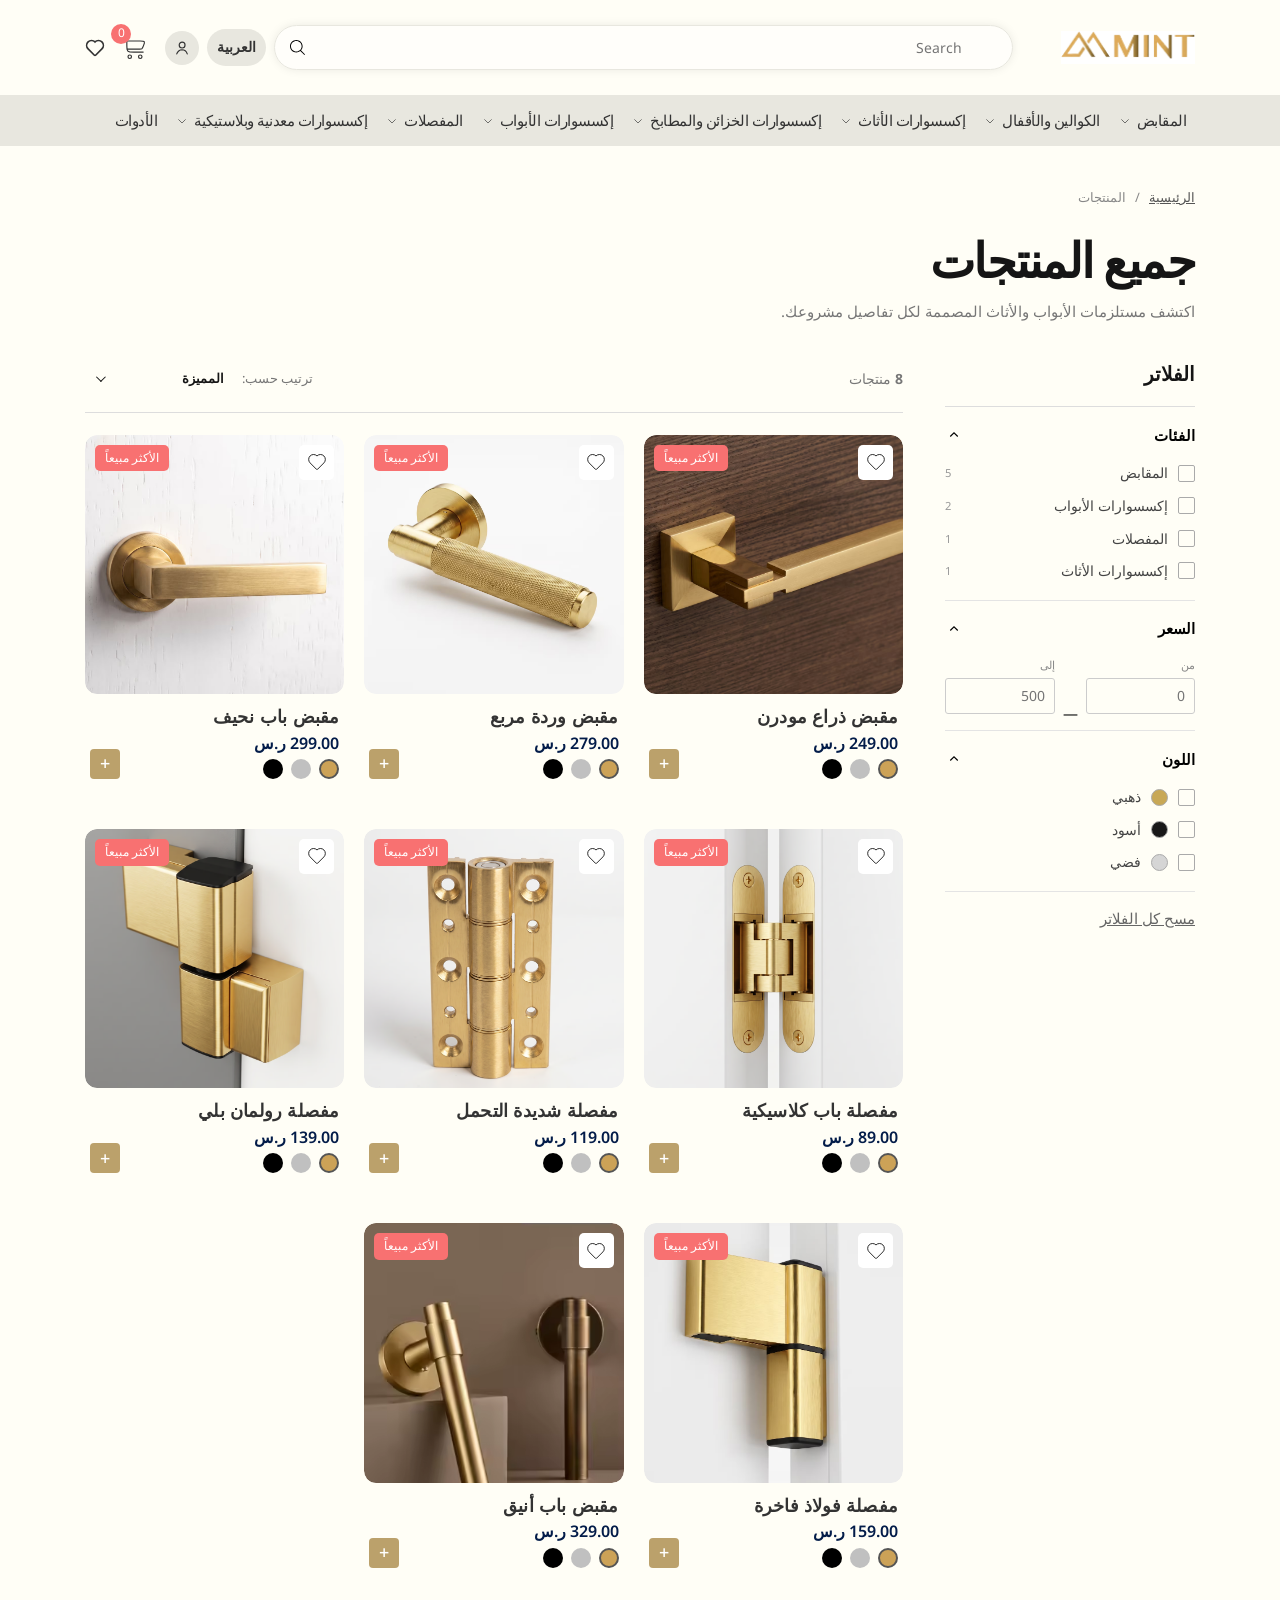
<file: ar/products.html>
﻿<!DOCTYPE html>
<!-- بسم الله الرحمن الرحيم -->
<html lang="ar" dir="rtl">
<head>
    <meta charset="UTF-8">
    <meta name="viewport" content="width=device-width, initial-scale=1.0">
    <!-- <base href="https://mintdecoration.com/ar"> -->
    <meta name="theme-color" content="#FFFFFF">
    <link rel="shortcut icon" href="../media/logo/favicon.ico" type="image/x-icon">
    <!-- Language Tags -->
    <link rel="alternate" hreflang="ar" href="https://mintdecoration.com/ar/" />
    <link rel="alternate" hreflang="en" href="https://mintdecoration.com/en/" />
    <link rel="alternate" hreflang="x-default" href="https://mintdecoration.com/" />
    <!-- SEO -->
    <title>جميع المنتجات | منت ديكوريشن</title>
    <meta name="description" content="اكتشف مينت ديكوريشن، متجرك الموثوق في الرياض لأدوات النجارة وإكسسوارات الأثاث. نوفر الأقفال والمفصلات والمقابض ومستلزمات الديكور بجودة عالية وأسعار منافسة.">
    <meta name="keywords" content="أدوات نجارة, أدوات النجارة الرياض, شراء أدوات نجارة السعودية, أقفال, مفصلات, مقابض, إكسسوارات أثاث, مستلزمات نجارة, أدوات ديكور">
    <meta property="og:title" content="مينت ديكوريشن - أدوات نجارة وإكسسوارات أثاث في الرياض">
    <meta property="og:description" content="أدوات نجارة وأقفال ومفصلات ومقابض وإكسسوارات ديكور عالية الجودة بأفضل الأسعار في الرياض.">
    <meta property="og:image" content="../media/logo/minterio-logo1.png">
    <!-- <meta property="og:url" content="https://mintdecoration.com/ar/"> -->
    <meta property="og:type" content="website">
    <!-- Link Main Files -->
    <link rel="stylesheet" href="../css/normalize.css">
    <link rel="stylesheet" href="../component/component.css">
    <link rel="stylesheet" href="../css/style.css">
    <script src="../component/component.js" defer></script>
    <script src="../js/main.js" defer></script>
    <!-- Noto Sans Font -->
    <link rel="preconnect" href="https://fonts.googleapis.com">
    <link rel="preconnect" href="https://fonts.gstatic.com" crossorigin>
    <link href="https://fonts.googleapis.com/css2?family=Noto+Sans:ital,wght@0,100..900;1,100..900&display=swap" rel="stylesheet">
</head>
<body>

    <!-- <div class="coming">
        <h1>مينت قادم قريباً</h1>
        <p>نحن متاحون لخدمتكم</p>
        <a href="tel:+966536998115">اتصل بنا</a>
    </div> -->

    <div class="header-wrapper">

        <header>
            <div class="container">
                <div class="inside">
                    <div class="logo">
                        <a href="index.html"><img src="../media/logo/mint-500.png" alt="Mint Decoration Logo"></a>
                    </div>
                    <div class="mob">
                        <div class="search">
                            <input type="text" name="search" id="search" placeholder="Search" autocomplete="off">
                        </div>
                        <div class="mobile-search">
                            <svg viewBox="0 0 24 24" fill="none" xmlns="http://www.w3.org/2000/svg"><g id="SVGRepo_bgCarrier"></g><g id="SVGRepo_tracerCarrier" stroke-linecap="round" stroke-linejoin="round"></g><g id="SVGRepo_iconCarrier"> <g clip-path="url(#clip0_15_152)"> <rect width="24" height="24" fill="none"></rect> <circle cx="10.5" cy="10.5" r="6.5" stroke="currentColor" stroke-linejoin="round"></circle> <path d="M19.6464 20.3536C19.8417 20.5488 20.1583 20.5488 20.3536 20.3536C20.5488 20.1583 20.5488 19.8417 20.3536 19.6464L19.6464 20.3536ZM20.3536 19.6464L15.3536 14.6464L14.6464 15.3536L19.6464 20.3536L20.3536 19.6464Z" fill="currentColor"></path> </g> <defs> <clipPath id="clip0_15_152"> <rect width="24" height="24" fill="none"></rect> </clipPath> </defs> </g></svg>
                        </div>
                        <div class="header-actions">
                            <div class="language toggle">
                                <button>
                                    <span>العربية</span>
                                </button>
                                <div class="box toggle-box" hidden>
                                    <div class="innerbox">
                                        <div class="c-content">
                                            <div class="top">
                                                <span>Language</span>
                                                <div class="close">
                                                    <svg viewBox="0 0 24 24" fill="none" xmlns="http://www.w3.org/2000/svg"><g id="SVGRepo_bgCarrier"></g><g id="SVGRepo_tracerCarrier" stroke-linecap="round" stroke-linejoin="round"></g><g id="SVGRepo_iconCarrier"> <rect width="24" height="24" fill="none"></rect> <path d="M7 17L16.8995 7.10051" stroke="currentColor" stroke-linecap="round" stroke-linejoin="round"></path> <path d="M7 7.00001L16.8995 16.8995" stroke="currentColor" stroke-linecap="round" stroke-linejoin="round"></path> </g></svg>
                                                </div>
                                            </div>
                                            <div class="content">
                                                <div class="langs">
                                                    <label for="en">
                                                        <input type="radio" name="lang" id="en" value="en" autocomplete="off">
                                                        English
                                                    </label>
                                                    <label for="ar">
                                                        <input type="radio" name="lang" id="ar" value="ar" autocomplete="off">
                                                        العربية
                                                    </label>
                                                </div>
                                                <button><span>Ok</span></button>
                                            </div>
                                        </div>
                                    </div>
                                </div>
                            </div>
                            <div class="login toggle hidden-mobile">
                                <button class="hidden-mobile">
                                    <svg viewBox="0 0 24 24" fill="none" xmlns="http://www.w3.org/2000/svg"><g id="SVGRepo_bgCarrier"></g><g id="SVGRepo_tracerCarrier" stroke-linecap="round" stroke-linejoin="round"></g><g id="SVGRepo_iconCarrier"> <path d="M12.1992 12C14.9606 12 17.1992 9.76142 17.1992 7C17.1992 4.23858 14.9606 2 12.1992 2C9.43779 2 7.19922 4.23858 7.19922 7C7.19922 9.76142 9.43779 12 12.1992 12Z" stroke="currentColor" stroke-linecap="round" stroke-linejoin="round"></path> <path d="M3 22C3.57038 20.0332 4.74796 18.2971 6.3644 17.0399C7.98083 15.7827 9.95335 15.0687 12 15C16.12 15 19.63 17.91 21 22" stroke="currentColor" stroke-linecap="round" stroke-linejoin="round"></path> </g></svg>
                                </button>
                                <div class="box toggle-box" hidden>
                                    <div class="innerbox">
                                        <div class="c-content">
                                            <div class="top">
                                                <div class="close">
                                                    <svg viewBox="0 0 24 24" fill="none" xmlns="http://www.w3.org/2000/svg"><g id="SVGRepo_bgCarrier"></g><g id="SVGRepo_tracerCarrier" stroke-linecap="round" stroke-linejoin="round"></g><g id="SVGRepo_iconCarrier"> <rect width="24" height="24" fill="none"></rect> <path d="M7 17L16.8995 7.10051" stroke="currentColor" stroke-linecap="round" stroke-linejoin="round"></path> <path d="M7 7.00001L16.8995 16.8995" stroke="currentColor" stroke-linecap="round" stroke-linejoin="round"></path> </g></svg>
                                                </div>
                                                <div class="c-icon-login">
                                                    <svg viewBox="0 0 24 24" fill="none" xmlns="http://www.w3.org/2000/svg"><g id="SVGRepo_bgCarrier"></g><g id="SVGRepo_tracerCarrier" stroke-linecap="round" stroke-linejoin="round"></g><g id="SVGRepo_iconCarrier"> <path d="M12.1992 12C14.9606 12 17.1992 9.76142 17.1992 7C17.1992 4.23858 14.9606 2 12.1992 2C9.43779 2 7.19922 4.23858 7.19922 7C7.19922 9.76142 9.43779 12 12.1992 12Z" stroke="currentColor" stroke-linecap="round" stroke-linejoin="round"></path> <path d="M3 22C3.57038 20.0332 4.74796 18.2971 6.3644 17.0399C7.98083 15.7827 9.95335 15.0687 12 15C16.12 15 19.63 17.91 21 22" stroke="currentColor" stroke-linecap="round" stroke-linejoin="round"></path> </g></svg>
                                                    <span>Login</span>
                                                </div>
                                            </div>
                                            <div class="content">
                                                <div class="title">
                                                    <h4>Email Address</h4>
                                                </div>
                                                <div class="input">
                                                    <input type="email" name="email" id="email" placeholder="your@email.com" autocomplete="off">
                                                </div>
                                                <button>Enter</button>
                                            </div>
                                        </div>
                                    </div>
                                </div>
                            </div>
                        </div>
                        <div class="cart hidden-mobile">
                            <a href="">
                                <svg viewBox="0 0 24 24" fill="none" xmlns="http://www.w3.org/2000/svg"><g id="SVGRepo_bgCarrier"></g><g id="SVGRepo_tracerCarrier" stroke-linecap="round" stroke-linejoin="round"></g><g id="SVGRepo_iconCarrier"> <path d="M2 3L2.26491 3.0883C3.58495 3.52832 4.24497 3.74832 4.62248 4.2721C5 4.79587 5 5.49159 5 6.88304V9.5C5 12.3284 5 13.7426 5.87868 14.6213C6.75736 15.5 8.17157 15.5 11 15.5H19" stroke="currentColor" stroke-linecap="round"></path> <path d="M7.5 18C8.32843 18 9 18.6716 9 19.5C9 20.3284 8.32843 21 7.5 21C6.67157 21 6 20.3284 6 19.5C6 18.6716 6.67157 18 7.5 18Z" stroke="currentColor"></path> <path d="M16.5 18.0001C17.3284 18.0001 18 18.6716 18 19.5001C18 20.3285 17.3284 21.0001 16.5 21.0001C15.6716 21.0001 15 20.3285 15 19.5001C15 18.6716 15.6716 18.0001 16.5 18.0001Z" stroke="currentColor"></path> <path d="M5 6H16.4504C18.5054 6 19.5328 6 19.9775 6.67426C20.4221 7.34853 20.0173 8.29294 19.2078 10.1818L18.7792 11.1818C18.4013 12.0636 18.2123 12.5045 17.8366 12.7523C17.4609 13 16.9812 13 16.0218 13H5" stroke="currentColor"></path> </g></svg>
                                <span>0</span>
                            </a>
                        </div>
                        <div class="wishlist hidden-mobile">
                            <a href="">
                                <svg viewBox="0 0 24 24" id="favourite" data-name="Flat Color" xmlns="http://www.w3.org/2000/svg" class="icon flat-color"><g id="SVGRepo_bgCarrier"></g><g id="SVGRepo_tracerCarrier" stroke-linecap="round" stroke-linejoin="round"></g><g id="SVGRepo_iconCarrier"><path id="primary" d="M20.28,4.74a5.82,5.82,0,0,0-8.28,0,5.82,5.82,0,0,0-8.28,0,5.94,5.94,0,0,0,0,8.34l7.57,7.62a1,1,0,0,0,1.42,0l7.57-7.62a5.91,5.91,0,0,0,0-8.34Z"></path></g></svg>
                            </a>
                        </div>
                    </div>
                </div>
            </div>
        </header>

        <nav>
            <div class="container">
                <ul class="main-menu">
    
                    <li class="main-li">
                        <a href="products.html" class="main-link">
                            <span>المقابض</span>
                            <svg viewBox="0 0 24 24" fill="none" xmlns="http://www.w3.org/2000/svg"><g id="SVGRepo_bgCarrier"></g><g id="SVGRepo_tracerCarrier" stroke-linecap="round" stroke-linejoin="round"></g><g id="SVGRepo_iconCarrier"> <path d="M7 10L12 15L17 10" stroke="currentColor" stroke-linecap="round" stroke-linejoin="round"></path> </g></svg>
                        </a>
                        <div class="sub-menu">
                            <ul>
                                <li class="sub-li">
                                    <a href="products.html" class="sub-link">مقابض الأثاث</a>
                                </li>
                                <li class="sub-li">
                                    <a href="products.html" class="sub-link">مقابض الأبواب</a>
                                </li>
                                <li class="sub-li">
                                    <a href="products.html" class="sub-link">مقابض أبواب الاستقبال</a>
                                </li>
                                <li class="sub-li">
                                    <a href="products.html" class="sub-link">مقابض أثاث حديد</a>
                                </li>
                                <li class="sub-li">
                                    <a href="products.html" class="sub-link">مقابض أبواب زجاج</a>
                                </li>
                            </ul>
                        </div>
                    </li>
    
                    <li class="main-li">
                        <a href="products.html" class="main-link">
                            <span>الكوالين والأقفال</span>
                            <svg viewBox="0 0 24 24" fill="none" xmlns="http://www.w3.org/2000/svg"><g id="SVGRepo_bgCarrier"></g><g id="SVGRepo_tracerCarrier" stroke-linecap="round" stroke-linejoin="round"></g><g id="SVGRepo_iconCarrier"> <path d="M7 10L12 15L17 10" stroke="currentColor" stroke-linecap="round" stroke-linejoin="round"></path> </g></svg>
                        </a>
                        <div class="sub-menu">
                            <ul>
                                <li class="sub-li">
                                    <a href="products.html" class="sub-link">
                                        <span>كوالين وأقفال الأبواب</span>
                                        <svg viewBox="0 0 24 24" fill="none" xmlns="http://www.w3.org/2000/svg"><g id="SVGRepo_bgCarrier"></g><g id="SVGRepo_tracerCarrier" stroke-linecap="round" stroke-linejoin="round"></g><g id="SVGRepo_iconCarrier"> <path d="M7 10L12 15L17 10" stroke="currentColor" stroke-linecap="round" stroke-linejoin="round"></path> </g></svg>
                                    </a>
                                    <ul class="sub-sub-menu">
                                        <li class="sub-sub-li">
                                            <a href="products.html" class="sub-sub-link">كوالين أبواب حديد</a>
                                        </li>
                                        <li class="sub-sub-li">
                                            <a href="products.html" class="sub-sub-link">قلوب الأقفال</a>
                                        </li>
                                        <li class="sub-sub-li">
                                            <a href="products.html" class="sub-sub-link">قفل باب اسطواني بمقبض</a>
                                        </li>
                                        <li class="sub-sub-li">
                                            <a href="products.html" class="sub-sub-link">قفل برقم سري</a>
                                        </li>
                                    </ul>
                                </li>
                                <li class="sub-li">
                                    <a href="products.html" class="sub-link">أقفال الأثاث</a>
                                </li>
                                <li class="sub-li">
                                    <a href="products.html" class="sub-link">قفل رقمي</a>
                                </li>
                                <li class="sub-li">
                                    <a href="products.html" class="sub-link">
                                        <span>أقفال أثاث معدنية</span>
                                        <svg viewBox="0 0 24 24" fill="none" xmlns="http://www.w3.org/2000/svg"><g id="SVGRepo_bgCarrier"></g><g id="SVGRepo_tracerCarrier" stroke-linecap="round" stroke-linejoin="round"></g><g id="SVGRepo_iconCarrier"> <path d="M7 10L12 15L17 10" stroke="currentColor" stroke-linecap="round" stroke-linejoin="round"></path> </g></svg>
                                    </a>
                                    <ul class="sub-sub-menu">
                                        <li class="sub-sub-li">
                                            <a href="products.html" class="sub-sub-link">أقفال الخزائن والأدراج</a>
                                        </li>
                                        <li class="sub-sub-li">
                                            <a href="products.html" class="sub-sub-link">أقفال الخزائن الكهربائية</a>
                                        </li>
                                        <li class="sub-sub-li">
                                            <a href="products.html" class="sub-sub-link">أقفال الخزائن الآمنة</a>
                                        </li>
                                        <li class="sub-sub-li">
                                            <a href="products.html" class="sub-sub-link">إكسسوارات الأقفال</a>
                                        </li>
                                        <li class="sub-sub-li">
                                            <a href="products.html" class="sub-sub-link">أقفال للسيارات والكرافانات</a>
                                        </li>
                                    </ul>
                                </li>
                                <li class="sub-li">
                                    <a href="products.html" class="sub-link">أقفال للسيارات والكرافانات</a>
                                </li>
                                <li class="sub-li">
                                    <a href="products.html" class="sub-link">قفل باب مخرج الطوارئ</a>
                                </li>
                                <li class="sub-li">
                                    <a href="products.html" class="sub-link">أقفال معلقة</a>
                                </li>
                                <li class="sub-li">
                                    <a href="products.html" class="sub-link">أقفال أخرى</a>
                                </li>
                            </ul>
                        </div>
                    </li>
    
                    <li class="main-li">
                        <a href="products.html" class="main-link">
                            <span>إكسسوارات الأثاث</span>
                            <svg viewBox="0 0 24 24" fill="none" xmlns="http://www.w3.org/2000/svg"><g id="SVGRepo_bgCarrier"></g><g id="SVGRepo_tracerCarrier" stroke-linecap="round" stroke-linejoin="round"></g><g id="SVGRepo_iconCarrier"> <path d="M7 10L12 15L17 10" stroke="currentColor" stroke-linecap="round" stroke-linejoin="round"></path> </g></svg>
                        </a>
                        <div class="sub-menu">
                            <ul>
                                <li class="sub-li">
                                    <a href="products.html" class="sub-link">علاقات الملابس</a>
                                </li>
                                <li class="sub-li">
                                    <a href="products.html" class="sub-link">رولات وإكسسوارات سحب الخزائن</a>
                                </li>
                                <li class="sub-li">
                                    <a href="products.html" class="sub-link">إكسسوارات الزجاج</a>
                                </li>
                                <li class="sub-li">
                                    <a href="products.html" class="sub-link">ديكورات الأثاث</a>
                                </li>
                                <li class="sub-li">
                                    <a href="products.html" class="sub-link">سحابات للأدراج والطاولات</a>
                                </li>
                                <li class="sub-li">
                                    <a href="products.html" class="sub-link">حامل رف</a>
                                </li>
                                <li class="sub-li">
                                    <a href="products.html" class="sub-link">ماسورة وحامل</a>
                                </li>
                                <li class="sub-li">
                                    <a href="products.html" class="sub-link">إكسسوارات علب الهدايا</a>
                                </li>
                                <li class="sub-li">
                                    <a href="products.html" class="sub-link">أرجل الأثاث</a>
                                </li>
                                <li class="sub-li">
                                    <a href="products.html" class="sub-link">عجلات الأثاث</a>
                                </li>
                                <li class="sub-li">
                                    <a href="products.html" class="sub-link">إكسسوارات متنوعة</a>
                                </li>
                            </ul>
                        </div>
                    </li>
    
                    <li class="main-li">
                        <a href="products.html" class="main-link">
                            <span>إكسسوارات الخزائن والمطابخ</span>
                            <svg viewBox="0 0 24 24" fill="none" xmlns="http://www.w3.org/2000/svg"><g id="SVGRepo_bgCarrier"></g><g id="SVGRepo_tracerCarrier" stroke-linecap="round" stroke-linejoin="round"></g><g id="SVGRepo_iconCarrier"> <path d="M7 10L12 15L17 10" stroke="currentColor" stroke-linecap="round" stroke-linejoin="round"></path> </g></svg>
                        </a>
                        <div class="sub-menu">
                            <ul>
                                <li class="sub-li">
                                    <a href="products.html" class="sub-link">إكسسوارات الخزائن</a>
                                </li>
                                <li class="sub-li">
                                    <a href="products.html" class="sub-link">إكسسوارات المطابخ</a>
                                </li>
                                <li class="sub-li">
                                    <a href="products.html" class="sub-link">ذراع للخزائن والمطابخ</a>
                                </li>
                            </ul>
                        </div>
                    </li>
    
                    <li class="main-li">
                        <a href="products.html" class="main-link">
                            <span>إكسسوارات الأبواب</span>
                            <svg viewBox="0 0 24 24" fill="none" xmlns="http://www.w3.org/2000/svg"><g id="SVGRepo_bgCarrier"></g><g id="SVGRepo_tracerCarrier" stroke-linecap="round" stroke-linejoin="round"></g><g id="SVGRepo_iconCarrier"> <path d="M7 10L12 15L17 10" stroke="currentColor" stroke-linecap="round" stroke-linejoin="round"></path> </g></svg>
                        </a>
                        <div class="sub-menu">
                            <ul>
                                <li class="sub-li">
                                    <a href="products.html" class="sub-link">إكسسوارات أبواب الحمامات</a>
                                </li>
                                <li class="sub-li">
                                    <a href="products.html" class="sub-link">مساعد إغلاق الباب العلوي</a>
                                </li>
                                <li class="sub-li">
                                    <a href="products.html" class="sub-link">فرشاة عزل الباب</a>
                                </li>
                                <li class="sub-li">
                                    <a href="products.html" class="sub-link">سلسلة أمان الباب</a>
                                </li>
                                <li class="sub-li">
                                    <a href="products.html" class="sub-link">عين الباب</a>
                                </li>
                                <li class="sub-li">
                                    <a href="products.html" class="sub-link">مصدات الأبواب</a>
                                </li>
                                <li class="sub-li">
                                    <a href="products.html" class="sub-link">لوحات إرشادية</a>
                                </li>
                                <li class="sub-li">
                                    <a href="products.html" class="sub-link">ترباس ومزاليج وإكسسوارات</a>
                                </li>
                            </ul>
                        </div>
                    </li>
    
                    <li class="main-li">
                        <a href="products.html" class="main-link">
                            <span>المفصلات</span>
                            <svg viewBox="0 0 24 24" fill="none" xmlns="http://www.w3.org/2000/svg"><g id="SVGRepo_bgCarrier"></g><g id="SVGRepo_tracerCarrier" stroke-linecap="round" stroke-linejoin="round"></g><g id="SVGRepo_iconCarrier"> <path d="M7 10L12 15L17 10" stroke="currentColor" stroke-linecap="round" stroke-linejoin="round"></path> </g></svg>
                        </a>
                        <div class="sub-menu">
                            <ul>
                                <li class="sub-li">
                                    <a href="products.html" class="sub-link">مفصلات الأبواب</a>
                                </li>
                                <li class="sub-li">
                                    <a href="products.html" class="sub-link">مفصلات الأثاث الخشبي</a>
                                </li>
                                <li class="sub-li">
                                    <a href="products.html" class="sub-link">مفصلات الزجاج وأبواب الزجاج</a>
                                </li>
                                <li class="sub-li">
                                    <a href="products.html" class="sub-link">مفصلات الأثاث المعدني</a>
                                </li>
                            </ul>
                        </div>
                    </li>
    
                    <li class="main-li">
                        <a href="products.html" class="main-link">
                            <span>إكسسوارات معدنية وبلاستيكية</span>
                            <svg viewBox="0 0 24 24" fill="none" xmlns="http://www.w3.org/2000/svg"><g id="SVGRepo_bgCarrier"></g><g id="SVGRepo_tracerCarrier" stroke-linecap="round" stroke-linejoin="round"></g><g id="SVGRepo_iconCarrier"> <path d="M7 10L12 15L17 10" stroke="currentColor" stroke-linecap="round" stroke-linejoin="round"></path> </g></svg>
                        </a>
                        <div class="sub-menu">
                            <ul>
                                <li class="sub-li">
                                    <a href="products.html" class="sub-link">أشرطة لاصقة</a>
                                </li>
                            </ul>
                        </div>
                    </li>
    
                    <li class="main-li">
                        <a href="products.html" class="main-link">
                            <span>الأدوات</span>
                        </a>
                    </li>
    
                </ul>
            </div>
        </nav>

    </div>

    <div class="mobile-nav">
        <div class="container">
            <div class="inside">
                <div class="tabs">
                    <div class="tab home-tab active">
                        <a href="">
                            <div class="icon">
                                <svg viewBox="0 0 24 24" xmlns="http://www.w3.org/2000/svg"><g id="SVGRepo_bgCarrier"></g><g id="SVGRepo_tracerCarrier" stroke-linecap="round" stroke-linejoin="round"></g><g id="SVGRepo_iconCarrier"> <g clip-path="url(#clip0_15_3)"> <path d="M9 21H4C3.44772 21 3 20.5523 3 20V12.4142C3 12.149 3.10536 11.8946 3.29289 11.7071L11.2929 3.70711C11.6834 3.31658 12.3166 3.31658 12.7071 3.70711L20.7071 11.7071C20.8946 11.8946 21 12.149 21 12.4142V20C21 20.5523 20.5523 21 20 21H15M9 21H15M9 21V15C9 14.4477 9.44772 14 10 14H14C14.5523 14 15 14.4477 15 15V21" stroke-linejoin="round"></path> </g> <defs> <clipPath id="clip0_15_3"> <rect width="24" height="24"></rect> </clipPath> </defs> </g></svg>
                            </div>
                            <div class="text">
                                <span>الرئيسية</span>
                            </div>
                        </a>
                    </div>
                    <div class="tab categories-tab hamburger ">
                        <button>
                            <div class="icon">
                                <svg viewBox="0 0 24 24" xmlns="http://www.w3.org/2000/svg"><g id="SVGRepo_bgCarrier"></g><g id="SVGRepo_tracerCarrier" stroke-linecap="round" stroke-linejoin="round"></g><g id="SVGRepo_iconCarrier"> <path d="M5 10H7C9 10 10 9 10 7V5C10 3 9 2 7 2H5C3 2 2 3 2 5V7C2 9 3 10 5 10Z" stroke-miterlimit="10" stroke-linecap="round" stroke-linejoin="round"></path> <path d="M17 10H19C21 10 22 9 22 7V5C22 3 21 2 19 2H17C15 2 14 3 14 5V7C14 9 15 10 17 10Z" stroke-miterlimit="10" stroke-linecap="round" stroke-linejoin="round"></path> <path d="M17 22H19C21 22 22 21 22 19V17C22 15 21 14 19 14H17C15 14 14 15 14 17V19C14 21 15 22 17 22Z" stroke-miterlimit="10" stroke-linecap="round" stroke-linejoin="round"></path> <path d="M5 22H7C9 22 10 21 10 19V17C10 15 9 14 7 14H5C3 14 2 15 2 17V19C2 21 3 22 5 22Z" stroke-miterlimit="10" stroke-linecap="round" stroke-linejoin="round"></path> </g></svg>
                            </div>
                            <div class="text">
                                <span>الأقسام</span>
                            </div>
                        </button>
                    </div>
                    <div class="tab wishlist-tab ">
                        <a href="">
                            <div class="icon">
                                <svg viewBox="0 0 24 24" id="favourite" data-name="Flat Color" xmlns="http://www.w3.org/2000/svg" class="icon flat-color"><g id="SVGRepo_bgCarrier"></g><g id="SVGRepo_tracerCarrier" stroke-linecap="round" stroke-linejoin="round"></g><g id="SVGRepo_iconCarrier"><path id="primary" d="M20.28,4.74a5.82,5.82,0,0,0-8.28,0,5.82,5.82,0,0,0-8.28,0,5.94,5.94,0,0,0,0,8.34l7.57,7.62a1,1,0,0,0,1.42,0l7.57-7.62a5.91,5.91,0,0,0,0-8.34Z"></path></g></svg>
                            </div>
                            <div class="text">
                                <span>المفضلة</span>
                            </div>
                        </a>
                    </div>
                    <div class="tab cart-tab ">
                        <a href="">
                            <div class="icon">
                                <svg viewBox="0 0 24 24" fill="none" xmlns="http://www.w3.org/2000/svg"><g id="SVGRepo_bgCarrier"></g><g id="SVGRepo_tracerCarrier" stroke-linecap="round" stroke-linejoin="round"></g><g id="SVGRepo_iconCarrier"> <path d="M2 3L2.26491 3.0883C3.58495 3.52832 4.24497 3.74832 4.62248 4.2721C5 4.79587 5 5.49159 5 6.88304V9.5C5 12.3284 5 13.7426 5.87868 14.6213C6.75736 15.5 8.17157 15.5 11 15.5H19" stroke="currentColor" stroke-linecap="round"></path> <path d="M7.5 18C8.32843 18 9 18.6716 9 19.5C9 20.3284 8.32843 21 7.5 21C6.67157 21 6 20.3284 6 19.5C6 18.6716 6.67157 18 7.5 18Z" stroke="currentColor"></path> <path d="M16.5 18.0001C17.3284 18.0001 18 18.6716 18 19.5001C18 20.3285 17.3284 21.0001 16.5 21.0001C15.6716 21.0001 15 20.3285 15 19.5001C15 18.6716 15.6716 18.0001 16.5 18.0001Z" stroke="currentColor"></path> <path d="M5 6H16.4504C18.5054 6 19.5328 6 19.9775 6.67426C20.4221 7.34853 20.0173 8.29294 19.2078 10.1818L18.7792 11.1818C18.4013 12.0636 18.2123 12.5045 17.8366 12.7523C17.4609 13 16.9812 13 16.0218 13H5" stroke="currentColor"></path> </g></svg>
                            </div>
                            <div class="text">
                                <span>السلة</span>
                            </div>
                        </a>
                    </div>
                    <div class="tab account-tab ">
                        <button type="button" data-popup-trigger="login">
                            <div class="icon">
                                <svg viewBox="0 0 24 24" fill="none" xmlns="http://www.w3.org/2000/svg"><g id="SVGRepo_bgCarrier"></g><g id="SVGRepo_tracerCarrier" stroke-linecap="round" stroke-linejoin="round"></g><g id="SVGRepo_iconCarrier"> <path d="M12.1992 12C14.9606 12 17.1992 9.76142 17.1992 7C17.1992 4.23858 14.9606 2 12.1992 2C9.43779 2 7.19922 4.23858 7.19922 7C7.19922 9.76142 9.43779 12 12.1992 12Z" stroke="currentColor" stroke-linecap="round" stroke-linejoin="round"></path> <path d="M3 22C3.57038 20.0332 4.74796 18.2971 6.3644 17.0399C7.98083 15.7827 9.95335 15.0687 12 15C16.12 15 19.63 17.91 21 22" stroke="currentColor" stroke-linecap="round" stroke-linejoin="round"></path> </g></svg>
                            </div>
                            <div class="text">
                                <span>الحساب</span>
                            </div>
                        </button>
                    </div>
                </div>
            </div>
        </div>
    </div>

    <main class="products-page">
        <div class="container">
            <div class="page-head">
                <div class="breadcrumbs"><a href="index.html">الرئيسية</a><span>/</span><span>المنتجات</span></div>
                <div class="title">
                    <h1>جميع المنتجات</h1>
                    <p>اكتشف مستلزمات الأبواب والأثاث المصممة لكل تفاصيل مشروعك.</p>
                </div>
            </div>
            <div class="products-layout">
                <div class="filter-overlay"></div>
                <aside class="products-filter" aria-label="فلاتر المنتجات">
                    <div class="filter-head">
                        <h2>الفلاتر</h2>
                        <button class="close-filter" type="button" aria-label="إغلاق الفلاتر"><svg viewBox="0 0 24 24"><path d="M6 6l12 12M18 6L6 18"/></svg></button>
                    </div>
                    <div class="filter-group active">
                        <button class="filter-title" type="button"><span>الفئات</span><svg viewBox="0 0 24 24"><path d="m7 10 5 5 5-5"/></svg></button>
                        <div class="filter-content">
                            <label><input type="checkbox" value="handles" data-filter="category"><span>المقابض</span><small>5</small></label>
                            <label><input type="checkbox" value="door-hardware" data-filter="category"><span>إكسسوارات الأبواب</span><small>2</small></label>
                            <label><input type="checkbox" value="hinges" data-filter="category"><span>المفصلات</span><small>1</small></label>
                            <label><input type="checkbox" value="accessories" data-filter="category"><span>إكسسوارات الأثاث</span><small>1</small></label>
                        </div>
                    </div>
                    <div class="filter-group active">
                        <button class="filter-title" type="button"><span>السعر</span><svg viewBox="0 0 24 24"><path d="m7 10 5 5 5-5"/></svg></button>
                        <div class="filter-content price-filter">
                            <div class="price-inputs">
                                <label><span>من</span><input type="number" id="price-from" min="0" placeholder="0"></label>
                                <span>—</span>
                                <label><span>إلى</span><input type="number" id="price-to" min="0" placeholder="500"></label>
                            </div>
                        </div>
                    </div>
                    <div class="filter-group active">
                        <button class="filter-title" type="button"><span>اللون</span><svg viewBox="0 0 24 24"><path d="m7 10 5 5 5-5"/></svg></button>
                        <div class="filter-content color-filter">
                            <label><input type="checkbox" value="gold" data-filter="color"><i class="gold"></i><span>ذهبي</span></label>
                            <label><input type="checkbox" value="black" data-filter="color"><i class="black"></i><span>أسود</span></label>
                            <label><input type="checkbox" value="silver" data-filter="color"><i class="silver"></i><span>فضي</span></label>
                        </div>
                    </div>
                    <button class="clear-filter" type="button">مسح كل الفلاتر</button>
                </aside>
                <section class="products-results no-padding-margin">
                    <div class="results-toolbar">
                        <button class="open-filter" type="button"><svg viewBox="0 0 24 24"><path d="M4 7h16M7 12h10M10 17h4"/></svg><span>الفلاتر</span></button>
                        <p><strong class="results-count">9</strong> منتجات</p>
                        <div class="sort">
                            <span>ترتيب حسب:</span>
                            <div class="sort-dropdown">
                                <div class="sort-trigger" role="button" tabindex="0" aria-haspopup="listbox" aria-expanded="false">
                                    <span class="sort-current">المميزة</span>
                                    <span class="sort-arrow" aria-hidden="true"></span>
                                </div>
                                <div class="sort-options" role="listbox" aria-label="ترتيب المنتجات">
                                    <div class="sort-option active" role="option" tabindex="0" aria-selected="true" data-value="featured">المميزة</div>
                                    <div class="sort-option" role="option" tabindex="0" aria-selected="false" data-value="low">السعر: من الأقل إلى الأعلى</div>
                                    <div class="sort-option" role="option" tabindex="0" aria-selected="false" data-value="high">السعر: من الأعلى إلى الأقل</div>
                                    <div class="sort-option" role="option" tabindex="0" aria-selected="false" data-value="name">الاسم</div>
                                </div>
                            </div>
                        </div>
                    </div>
                    <div class="products">

                            <div class="product">
                                <div class="top">
                                    <div class="label best-seller-label">
                                        <span>الأكثر مبيعاً</span>
                                    </div>
                                    <div class="favourite">
                                        <button>
                                            <svg viewBox="0 0 24 24" id="favourite" data-name="Flat Color" xmlns="http://www.w3.org/2000/svg" class="icon flat-color"><g id="SVGRepo_bgCarrier"></g><g id="SVGRepo_tracerCarrier" stroke-linecap="round" stroke-linejoin="round"></g><g id="SVGRepo_iconCarrier"><path id="primary" d="M20.28,4.74a5.82,5.82,0,0,0-8.28,0,5.82,5.82,0,0,0-8.28,0,5.94,5.94,0,0,0,0,8.34l7.57,7.62a1,1,0,0,0,1.42,0l7.57-7.62a5.91,5.91,0,0,0,0-8.34Z"></path></g></svg>
                                        </button>
                                    </div>
                                    <a href="" class="image-wrapper">
                                        <div class="product-image">
                                            <div class="image main-image">
                                                <picture>
                                                    <img src="../media/images/products/categories/handles/door-handle-1/black.avif" alt="مقبض باب مودرن - موديل 1" loading="lazy">
                                                </picture>
                                            </div>
                                            <div class="image black-image">
                                                <picture>
                                                    <img src="../media/images/products/categories/handles/door-handle-1/black.avif" alt="مقبض باب مودرن - موديل 1" loading="lazy">
                                                </picture>
                                            </div>
                                            <div class="image silver-image">
                                                <picture>
                                                    <img src="../media/images/products/categories/handles/door-handle-1/silver.avif" alt="مقبض باب مودرن - موديل 1" loading="lazy">
                                                </picture>
                                            </div>
                                            <div class="image gold-image">
                                                <picture>
                                                    <img src="../media/images/products/categories/handles/door-handle-1/gold.avif" alt="مقبض باب مودرن - موديل 1" loading="lazy">
                                                </picture>
                                            </div>
                                        </div>
                                    </a>
                                </div>
                                <div class="bottom">
                                    <div class="product-info-start">
                                        <a href="" class="info-wrapper">
                                            <div class="product-info">
                                                <div class="product-name">
                                                    <h4>مقبض ذراع مودرن</h4>
                                                </div>
                                                <div class="product-price">
                                                    <p>249.00 ر.س</p>
                                                </div>
                                            </div>
                                        </a>
                                        <div class="product-colors">
                                            <ul class="colors">
                                                <li class="color gold active" data-title="ذهبي"></li>
                                                <li class="color silver" data-title="فضي"></li>
                                                <li class="color black" data-title="أسود"></li>
                                            </ul>
                                        </div>
                                    </div>
                                    <div class="product-info-end">
                                        <div class="product-actions">
                                            <div class="action quick-buy">
                                                <a href="" class="btn btn-primary cafe-btn">+</a>
                                            </div>
                                        </div>
                                    </div>
                                </div>
                            </div>

                            <div class="product">
                                <div class="top">
                                    <div class="label best-seller-label">
                                        <span>الأكثر مبيعاً</span>
                                    </div>
                                    <div class="favourite">
                                        <button>
                                            <svg viewBox="0 0 24 24" id="favourite" data-name="Flat Color" xmlns="http://www.w3.org/2000/svg" class="icon flat-color"><g id="SVGRepo_bgCarrier"></g><g id="SVGRepo_tracerCarrier" stroke-linecap="round" stroke-linejoin="round"></g><g id="SVGRepo_iconCarrier"><path id="primary" d="M20.28,4.74a5.82,5.82,0,0,0-8.28,0,5.82,5.82,0,0,0-8.28,0,5.94,5.94,0,0,0,0,8.34l7.57,7.62a1,1,0,0,0,1.42,0l7.57-7.62a5.91,5.91,0,0,0,0-8.34Z"></path></g></svg>
                                        </button>
                                    </div>
                                    <a href="" class="image-wrapper">
                                        <div class="product-image">
                                            <div class="image main-image">
                                                <picture>
                                                    <img src="../media/images/products/categories/handles/door-handle-2/black.avif" alt="مقبض وردة مربع" loading="lazy">
                                                </picture>
                                            </div>
                                            <div class="image black-image">
                                                <picture>
                                                    <img src="../media/images/products/categories/handles/door-handle-2/black.avif" alt="مقبض وردة مربع" loading="lazy">
                                                </picture>
                                            </div>
                                            <div class="image silver-image">
                                                <picture>
                                                    <img src="../media/images/products/categories/handles/door-handle-2/silver.avif" alt="مقبض وردة مربع" loading="lazy">
                                                </picture>
                                            </div>
                                            <div class="image gold-image">
                                                <picture>
                                                    <img src="../media/images/products/categories/handles/door-handle-2/gold.avif" alt="مقبض وردة مربع" loading="lazy">
                                                </picture>
                                            </div>
                                        </div>
                                    </a>
                                </div>
                                <div class="bottom">
                                    <div class="product-info-start">
                                        <a href="" class="info-wrapper">
                                            <div class="product-info">
                                                <div class="product-name">
                                                    <h4>مقبض وردة مربع</h4>
                                                </div>
                                                <div class="product-price">
                                                    <p>279.00 ر.س</p>
                                                </div>
                                            </div>
                                        </a>
                                        <div class="product-colors">
                                            <ul class="colors">
                                                <li class="color gold active" data-title="ذهبي"></li>
                                                <li class="color silver" data-title="فضي"></li>
                                                <li class="color black" data-title="أسود"></li>
                                            </ul>
                                        </div>
                                    </div>
                                    <div class="product-info-end">
                                        <div class="product-actions">
                                            <div class="action quick-buy">
                                                <a href="" class="btn btn-primary cafe-btn">+</a>
                                            </div>
                                        </div>
                                    </div>
                                </div>
                            </div>

                            <div class="product">
                                <div class="top">
                                    <div class="label best-seller-label">
                                        <span>الأكثر مبيعاً</span>
                                    </div>
                                    <div class="favourite">
                                        <button>
                                            <svg viewBox="0 0 24 24" id="favourite" data-name="Flat Color" xmlns="http://www.w3.org/2000/svg" class="icon flat-color"><g id="SVGRepo_bgCarrier"></g><g id="SVGRepo_tracerCarrier" stroke-linecap="round" stroke-linejoin="round"></g><g id="SVGRepo_iconCarrier"><path id="primary" d="M20.28,4.74a5.82,5.82,0,0,0-8.28,0,5.82,5.82,0,0,0-8.28,0,5.94,5.94,0,0,0,0,8.34l7.57,7.62a1,1,0,0,0,1.42,0l7.57-7.62a5.91,5.91,0,0,0,0-8.34Z"></path></g></svg>
                                        </button>
                                    </div>
                                    <a href="" class="image-wrapper">
                                        <div class="product-image">
                                            <div class="image main-image">
                                                <picture>
                                                    <img src="../media/images/products/categories/handles/door-handle-3/black.avif" alt="مقبض باب نحيف" loading="lazy">
                                                </picture>
                                            </div>
                                            <div class="image black-image">
                                                <picture>
                                                    <img src="../media/images/products/categories/handles/door-handle-3/black.avif" alt="مقبض باب نحيف" loading="lazy">
                                                </picture>
                                            </div>
                                            <div class="image silver-image">
                                                <picture>
                                                    <img src="../media/images/products/categories/handles/door-handle-3/silver.avif" alt="مقبض باب نحيف" loading="lazy">
                                                </picture>
                                            </div>
                                            <div class="image gold-image">
                                                <picture>
                                                    <img src="../media/images/products/categories/handles/door-handle-3/gold.avif" alt="مقبض باب نحيف" loading="lazy">
                                                </picture>
                                            </div>
                                        </div>
                                    </a>
                                </div>
                                <div class="bottom">
                                    <div class="product-info-start">
                                        <a href="" class="info-wrapper">
                                            <div class="product-info">
                                                <div class="product-name">
                                                    <h4>مقبض باب نحيف</h4>
                                                </div>
                                                <div class="product-price">
                                                    <p>299.00 ر.س</p>
                                                </div>
                                            </div>
                                        </a>
                                        <div class="product-colors">
                                            <ul class="colors">
                                                <li class="color gold active" data-title="ذهبي"></li>
                                                <li class="color silver" data-title="فضي"></li>
                                                <li class="color black" data-title="أسود"></li>
                                            </ul>
                                        </div>
                                    </div>
                                    <div class="product-info-end">
                                        <div class="product-actions">
                                            <div class="action quick-buy">
                                                <a href="" class="btn btn-primary cafe-btn">+</a>
                                            </div>
                                        </div>
                                    </div>
                                </div>
                            </div>

                            <div class="product">
                                <div class="top">
                                    <div class="label best-seller-label">
                                        <span>الأكثر مبيعاً</span>
                                    </div>
                                    <div class="favourite">
                                        <button>
                                            <svg viewBox="0 0 24 24" id="favourite" data-name="Flat Color" xmlns="http://www.w3.org/2000/svg" class="icon flat-color"><g id="SVGRepo_bgCarrier"></g><g id="SVGRepo_tracerCarrier" stroke-linecap="round" stroke-linejoin="round"></g><g id="SVGRepo_iconCarrier"><path id="primary" d="M20.28,4.74a5.82,5.82,0,0,0-8.28,0,5.82,5.82,0,0,0-8.28,0,5.94,5.94,0,0,0,0,8.34l7.57,7.62a1,1,0,0,0,1.42,0l7.57-7.62a5.91,5.91,0,0,0,0-8.34Z"></path></g></svg>
                                        </button>
                                    </div>
                                    <a href="" class="image-wrapper">
                                        <div class="product-image">
                                            <div class="image main-image">
                                                <picture>
                                                    <img src="../media/images/products/categories/hinges/door-hinge-1/black.avif" alt="مفصلة باب كلاسيكية" loading="lazy">
                                                </picture>
                                            </div>
                                            <div class="image black-image">
                                                <picture>
                                                    <img src="../media/images/products/categories/hinges/door-hinge-1/black.avif" alt="مفصلة باب كلاسيكية" loading="lazy">
                                                </picture>
                                            </div>
                                            <div class="image silver-image">
                                                <picture>
                                                    <img src="../media/images/products/categories/hinges/door-hinge-1/silver.avif" alt="مفصلة باب كلاسيكية" loading="lazy">
                                                </picture>
                                            </div>
                                            <div class="image gold-image">
                                                <picture>
                                                    <img src="../media/images/products/categories/hinges/door-hinge-1/gold.avif" alt="مفصلة باب كلاسيكية" loading="lazy">
                                                </picture>
                                            </div>
                                        </div>
                                    </a>
                                </div>
                                <div class="bottom">
                                    <div class="product-info-start">
                                        <a href="" class="info-wrapper">
                                            <div class="product-info">
                                                <div class="product-name">
                                                    <h4>مفصلة باب كلاسيكية</h4>
                                                </div>
                                                <div class="product-price">
                                                    <p>89.00 ر.س</p>
                                                </div>
                                            </div>
                                        </a>
                                        <div class="product-colors">
                                            <ul class="colors">
                                                <li class="color gold active" data-title="ذهبي"></li>
                                                <li class="color silver" data-title="فضي"></li>
                                                <li class="color black" data-title="أسود"></li>
                                            </ul>
                                        </div>
                                    </div>
                                    <div class="product-info-end">
                                        <div class="product-actions">
                                            <div class="action quick-buy">
                                                <a href="" class="btn btn-primary cafe-btn">+</a>
                                            </div>
                                        </div>
                                    </div>
                                </div>
                            </div>

                            <div class="product">
                                <div class="top">
                                    <div class="label best-seller-label">
                                        <span>الأكثر مبيعاً</span>
                                    </div>
                                    <div class="favourite">
                                        <button>
                                            <svg viewBox="0 0 24 24" id="favourite" data-name="Flat Color" xmlns="http://www.w3.org/2000/svg" class="icon flat-color"><g id="SVGRepo_bgCarrier"></g><g id="SVGRepo_tracerCarrier" stroke-linecap="round" stroke-linejoin="round"></g><g id="SVGRepo_iconCarrier"><path id="primary" d="M20.28,4.74a5.82,5.82,0,0,0-8.28,0,5.82,5.82,0,0,0-8.28,0,5.94,5.94,0,0,0,0,8.34l7.57,7.62a1,1,0,0,0,1.42,0l7.57-7.62a5.91,5.91,0,0,0,0-8.34Z"></path></g></svg>
                                        </button>
                                    </div>
                                    <a href="" class="image-wrapper">
                                        <div class="product-image">
                                            <div class="image main-image">
                                                <picture>
                                                    <img src="../media/images/products/categories/hinges/door-hinge-2/black.avif" alt="مفصلة شديدة التحمل" loading="lazy">
                                                </picture>
                                            </div>
                                            <div class="image black-image">
                                                <picture>
                                                    <img src="../media/images/products/categories/hinges/door-hinge-2/black.avif" alt="مفصلة شديدة التحمل" loading="lazy">
                                                </picture>
                                            </div>
                                            <div class="image silver-image">
                                                <picture>
                                                    <img src="../media/images/products/categories/hinges/door-hinge-2/silver.avif" alt="مفصلة شديدة التحمل" loading="lazy">
                                                </picture>
                                            </div>
                                            <div class="image gold-image">
                                                <picture>
                                                    <img src="../media/images/products/categories/hinges/door-hinge-2/gold.avif" alt="مفصلة شديدة التحمل" loading="lazy">
                                                </picture>
                                            </div>
                                        </div>
                                    </a>
                                </div>
                                <div class="bottom">
                                    <div class="product-info-start">
                                        <a href="" class="info-wrapper">
                                            <div class="product-info">
                                                <div class="product-name">
                                                    <h4>مفصلة شديدة التحمل</h4>
                                                </div>
                                                <div class="product-price">
                                                    <p>119.00 ر.س</p>
                                                </div>
                                            </div>
                                        </a>
                                        <div class="product-colors">
                                            <ul class="colors">
                                                <li class="color gold active" data-title="ذهبي"></li>
                                                <li class="color silver" data-title="فضي"></li>
                                                <li class="color black" data-title="أسود"></li>
                                            </ul>
                                        </div>
                                    </div>
                                    <div class="product-info-end">
                                        <div class="product-actions">
                                            <div class="action quick-buy">
                                                <a href="" class="btn btn-primary cafe-btn">+</a>
                                            </div>
                                        </div>
                                    </div>
                                </div>
                            </div>

                            <div class="product">
                                <div class="top">
                                    <div class="label best-seller-label">
                                        <span>الأكثر مبيعاً</span>
                                    </div>
                                    <div class="favourite">
                                        <button>
                                            <svg viewBox="0 0 24 24" id="favourite" data-name="Flat Color" xmlns="http://www.w3.org/2000/svg" class="icon flat-color"><g id="SVGRepo_bgCarrier"></g><g id="SVGRepo_tracerCarrier" stroke-linecap="round" stroke-linejoin="round"></g><g id="SVGRepo_iconCarrier"><path id="primary" d="M20.28,4.74a5.82,5.82,0,0,0-8.28,0,5.82,5.82,0,0,0-8.28,0,5.94,5.94,0,0,0,0,8.34l7.57,7.62a1,1,0,0,0,1.42,0l7.57-7.62a5.91,5.91,0,0,0,0-8.34Z"></path></g></svg>
                                        </button>
                                    </div>
                                    <a href="" class="image-wrapper">
                                        <div class="product-image">
                                            <div class="image main-image">
                                                <picture>
                                                    <img src="../media/images/products/categories/hinges/door-hinge-3/black.avif" alt="مفصلة رولمان بلي" loading="lazy">
                                                </picture>
                                            </div>
                                            <div class="image black-image">
                                                <picture>
                                                    <img src="../media/images/products/categories/hinges/door-hinge-3/black.avif" alt="مفصلة رولمان بلي" loading="lazy">
                                                </picture>
                                            </div>
                                            <div class="image silver-image">
                                                <picture>
                                                    <img src="../media/images/products/categories/hinges/door-hinge-3/silver.avif" alt="مفصلة رولمان بلي" loading="lazy">
                                                </picture>
                                            </div>
                                            <div class="image gold-image">
                                                <picture>
                                                    <img src="../media/images/products/categories/hinges/door-hinge-3/gold.avif" alt="مفصلة رولمان بلي" loading="lazy">
                                                </picture>
                                            </div>
                                        </div>
                                    </a>
                                </div>
                                <div class="bottom">
                                    <div class="product-info-start">
                                        <a href="" class="info-wrapper">
                                            <div class="product-info">
                                                <div class="product-name">
                                                    <h4>مفصلة رولمان بلي</h4>
                                                </div>
                                                <div class="product-price">
                                                    <p>139.00 ر.س</p>
                                                </div>
                                            </div>
                                        </a>
                                        <div class="product-colors">
                                            <ul class="colors">
                                                <li class="color gold active" data-title="ذهبي"></li>
                                                <li class="color silver" data-title="فضي"></li>
                                                <li class="color black" data-title="أسود"></li>
                                            </ul>
                                        </div>
                                    </div>
                                    <div class="product-info-end">
                                        <div class="product-actions">
                                            <div class="action quick-buy">
                                                <a href="" class="btn btn-primary cafe-btn">+</a>
                                            </div>
                                        </div>
                                    </div>
                                </div>
                            </div>

                            <div class="product">
                                <div class="top">
                                    <div class="label best-seller-label">
                                        <span>الأكثر مبيعاً</span>
                                    </div>
                                    <div class="favourite">
                                        <button>
                                            <svg viewBox="0 0 24 24" id="favourite" data-name="Flat Color" xmlns="http://www.w3.org/2000/svg" class="icon flat-color"><g id="SVGRepo_bgCarrier"></g><g id="SVGRepo_tracerCarrier" stroke-linecap="round" stroke-linejoin="round"></g><g id="SVGRepo_iconCarrier"><path id="primary" d="M20.28,4.74a5.82,5.82,0,0,0-8.28,0,5.82,5.82,0,0,0-8.28,0,5.94,5.94,0,0,0,0,8.34l7.57,7.62a1,1,0,0,0,1.42,0l7.57-7.62a5.91,5.91,0,0,0,0-8.34Z"></path></g></svg>
                                        </button>
                                    </div>
                                    <a href="" class="image-wrapper">
                                        <div class="product-image">
                                            <div class="image main-image">
                                                <picture>
                                                    <img src="../media/images/products/categories/hinges/door-hinge-4/black.avif" alt="مفصلة فولاذ فاخرة" loading="lazy">
                                                </picture>
                                            </div>
                                            <div class="image black-image">
                                                <picture>
                                                    <img src="../media/images/products/categories/hinges/door-hinge-4/black.avif" alt="مفصلة فولاذ فاخرة" loading="lazy">
                                                </picture>
                                            </div>
                                            <div class="image silver-image">
                                                <picture>
                                                    <img src="../media/images/products/categories/hinges/door-hinge-4/silver.avif" alt="مفصلة فولاذ فاخرة" loading="lazy">
                                                </picture>
                                            </div>
                                            <div class="image gold-image">
                                                <picture>
                                                    <img src="../media/images/products/categories/hinges/door-hinge-4/gold.avif" alt="مفصلة فولاذ فاخرة" loading="lazy">
                                                </picture>
                                            </div>
                                        </div>
                                    </a>
                                </div>
                                <div class="bottom">
                                    <div class="product-info-start">
                                        <a href="" class="info-wrapper">
                                            <div class="product-info">
                                                <div class="product-name">
                                                    <h4>مفصلة فولاذ فاخرة</h4>
                                                </div>
                                                <div class="product-price">
                                                    <p>159.00 ر.س</p>
                                                </div>
                                            </div>
                                        </a>
                                        <div class="product-colors">
                                            <ul class="colors">
                                                <li class="color gold active" data-title="ذهبي"></li>
                                                <li class="color silver" data-title="فضي"></li>
                                                <li class="color black" data-title="أسود"></li>
                                            </ul>
                                        </div>
                                    </div>
                                    <div class="product-info-end">
                                        <div class="product-actions">
                                            <div class="action quick-buy">
                                                <a href="" class="btn btn-primary cafe-btn">+</a>
                                            </div>
                                        </div>
                                    </div>
                                </div>
                            </div>

                            <div class="product">
                                <div class="top">
                                    <div class="label best-seller-label">
                                        <span>الأكثر مبيعاً</span>
                                    </div>
                                    <div class="favourite">
                                        <button>
                                            <svg viewBox="0 0 24 24" id="favourite" data-name="Flat Color" xmlns="http://www.w3.org/2000/svg" class="icon flat-color"><g id="SVGRepo_bgCarrier"></g><g id="SVGRepo_tracerCarrier" stroke-linecap="round" stroke-linejoin="round"></g><g id="SVGRepo_iconCarrier"><path id="primary" d="M20.28,4.74a5.82,5.82,0,0,0-8.28,0,5.82,5.82,0,0,0-8.28,0,5.94,5.94,0,0,0,0,8.34l7.57,7.62a1,1,0,0,0,1.42,0l7.57-7.62a5.91,5.91,0,0,0,0-8.34Z"></path></g></svg>
                                        </button>
                                    </div>
                                    <a href="" class="image-wrapper">
                                        <div class="product-image">
                                            <div class="image main-image">
                                                <picture>
                                                    <img src="../media/images/products/categories/handles/handles.avif" alt="مقبض باب أنيق" loading="lazy">
                                                </picture>
                                            </div>
                                            <div class="image black-image">
                                                <picture>
                                                    <img src="../media/images/products/categories/handles/handles.avif" alt="مقبض باب أنيق" loading="lazy">
                                                </picture>
                                            </div>
                                            <div class="image silver-image">
                                                <picture>
                                                    <img src="../media/images/products/categories/handles/handles.avif" alt="مقبض باب أنيق" loading="lazy">
                                                </picture>
                                            </div>
                                            <div class="image gold-image">
                                                <picture>
                                                    <img src="../media/images/products/categories/handles/handles.avif" alt="مقبض باب أنيق" loading="lazy">
                                                </picture>
                                            </div>
                                        </div>
                                    </a>
                                </div>
                                <div class="bottom">
                                    <div class="product-info-start">
                                        <a href="" class="info-wrapper">
                                            <div class="product-info">
                                                <div class="product-name">
                                                    <h4>مقبض باب أنيق</h4>
                                                </div>
                                                <div class="product-price">
                                                    <p>329.00 ر.س</p>
                                                </div>
                                            </div>
                                        </a>
                                        <div class="product-colors">
                                            <ul class="colors">
                                                <li class="color gold active" data-title="ذهبي"></li>
                                                <li class="color silver" data-title="فضي"></li>
                                                <li class="color black" data-title="أسود"></li>
                                            </ul>
                                        </div>
                                    </div>
                                    <div class="product-info-end">
                                        <div class="product-actions">
                                            <div class="action quick-buy">
                                                <a href="" class="btn btn-primary cafe-btn">+</a>
                                            </div>
                                        </div>
                                    </div>
                                </div>
                            </div>

                    </div>
                    <div class="no-results" hidden><h3>لم يتم العثور على منتجات</h3><p>جرّب تغيير الفلاتر أو مسحها.</p></div>
                </section>
            </div>
        </div>
    </main>
</body>
</html>
</file>
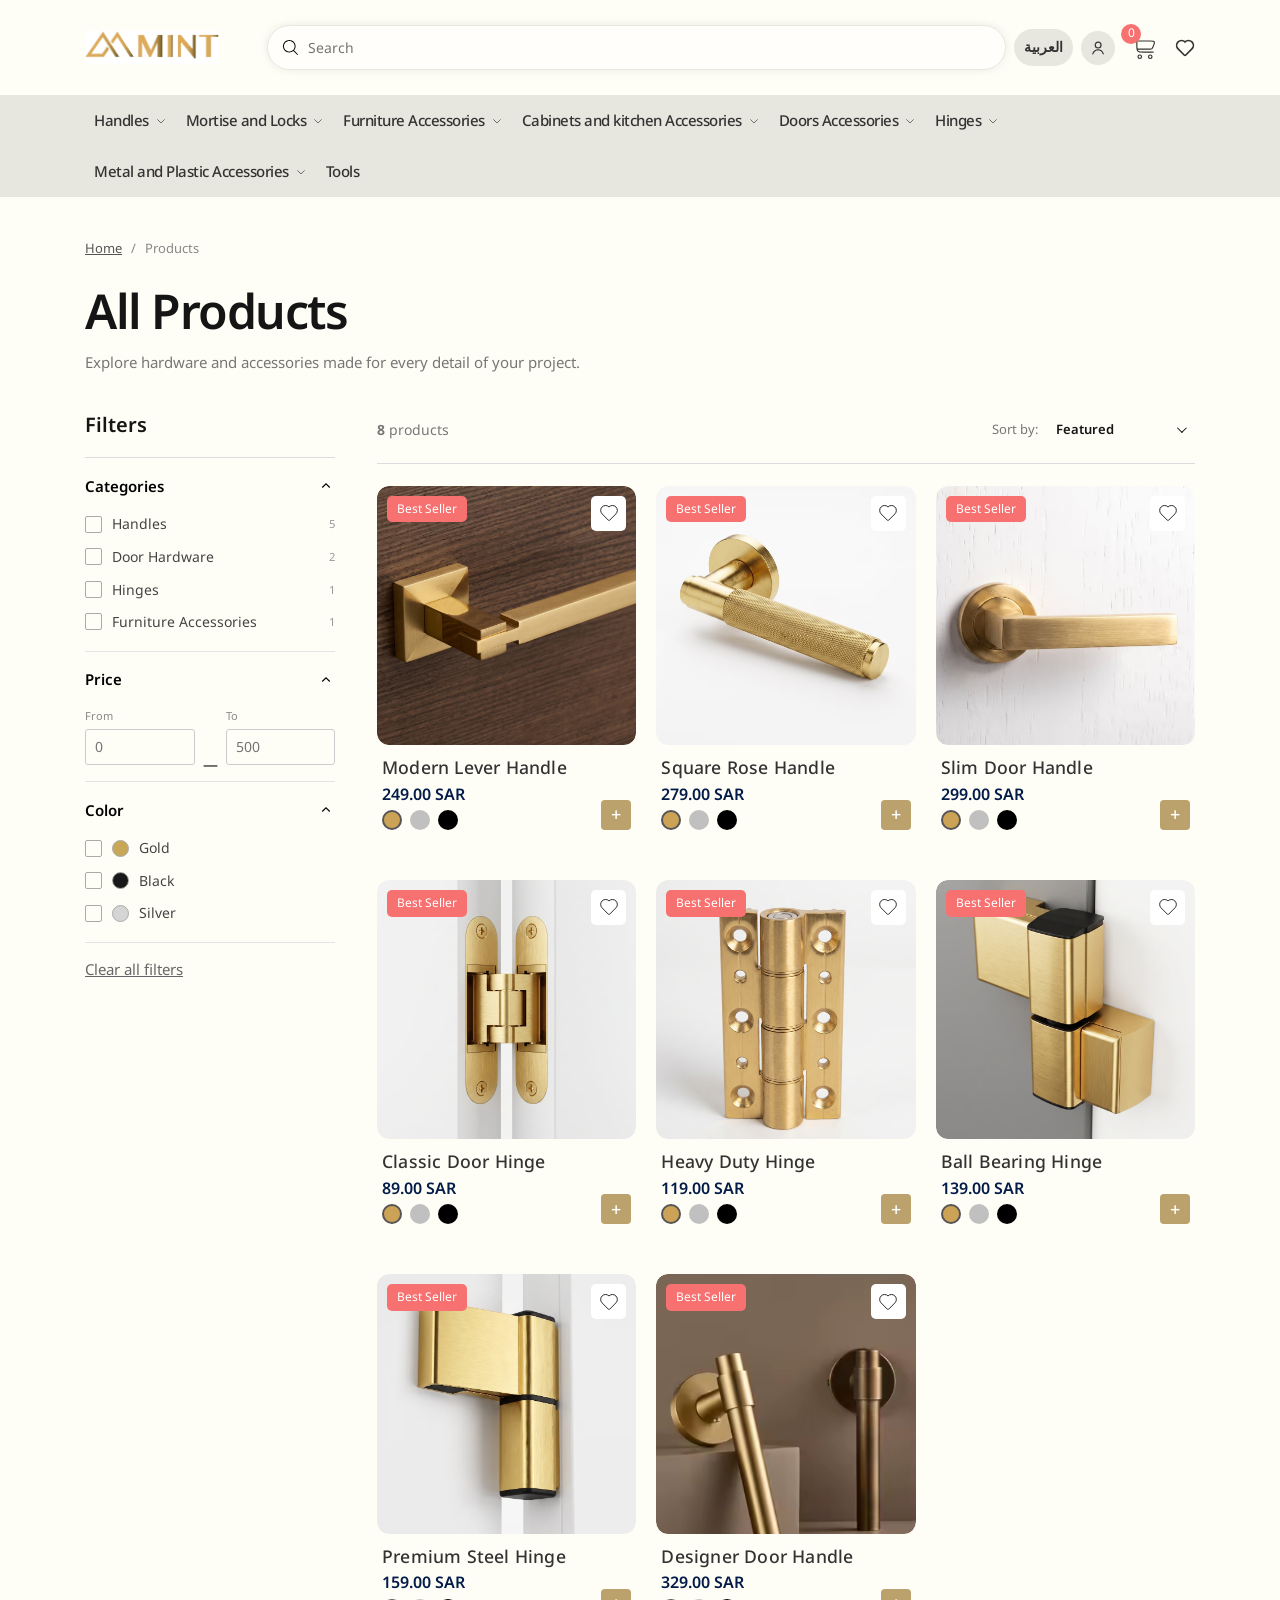
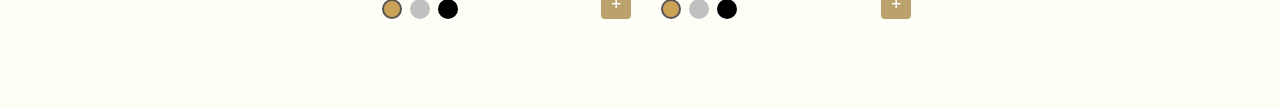
<file: en/products.html>
﻿<!DOCTYPE html>
<!-- Ø¨Ø³Ù… Ø§Ù„Ù„Ù‡ Ø§Ù„Ø±Ø­Ù…Ù† Ø§Ù„Ø±Ø­ÙŠÙ… -->
<html lang="en">
<head>
    <meta charset="UTF-8">
    <meta name="viewport" content="width=device-width, initial-scale=1.0">
    <!-- <base href="https://mintdecoration.com/en"> -->
    <meta name="theme-color" content="#FFFFFF">
    <link rel="shortcut icon" href="../media/logo/favicon.ico" type="image/x-icon">
    <!-- Language Tags -->
    <link rel="alternate" hreflang="ar" href="https://mintdecoration.com/ar/" />
    <link rel="alternate" hreflang="en" href="https://mintdecoration.com/en/" />
    <link rel="alternate" hreflang="x-default" href="https://mintdecoration.com/" />
    <!-- SEO -->
    <title>All Products | Mint Decoration</title>
    <meta name="description" content="Browse Mint Decoration handles, hinges, door hardware, locks, and furniture accessories in Riyadh.">
    <meta name="keywords" content="carpentry tools, woodworking tools Riyadh, buy carpentry tools Saudi Arabia, locks, hinges, handles, furniture accessories, woodworking supplies, dÃ©cor tools">
    <meta property="og:title" content="Mint Decoration â€“ Carpentry Tools & Furniture Accessories in Riyadh">
    <meta property="og:description" content="High-quality carpentry tools, locks, hinges, handles, and dÃ©cor accessories at the best prices in Riyadh.">
    <meta property="og:image" content="../media/logo/minterio-logo1.png">
    <!-- <meta property="og:url" content="https://mintdecoration.com/en/"> -->
    <meta property="og:type" content="website">
    <!-- Link Main Files -->
    <link rel="stylesheet" href="../css/normalize.css">
    <link rel="stylesheet" href="../component/component.css">
    <link rel="stylesheet" href="../css/style.css">
    <script src="../component/component.js" defer></script>
    <script src="../js/main.js" defer></script>
    <!-- Noto Sans Font -->
    <link rel="preconnect" href="https://fonts.googleapis.com">
    <link rel="preconnect" href="https://fonts.gstatic.com" crossorigin>
    <link href="https://fonts.googleapis.com/css2?family=Noto+Sans:ital,wght@0,100..900;1,100..900&display=swap" rel="stylesheet">
</head>
<body>

    <div class="header-wrapper">

        <header>
            <div class="container">
                <div class="inside">
                    <div class="logo">
                        <a href="index.html"><img src="../media/logo/mint-500.png" alt="Mint Decoration Logo"></a>
                    </div>
                    <div class="mob">
                        <div class="search">
                            <input type="text" name="search" id="search" placeholder="Search" autocomplete="off">
                        </div>
                        <div class="mobile-search">
                            <svg viewBox="0 0 24 24" fill="none" xmlns="http://www.w3.org/2000/svg"><g id="SVGRepo_bgCarrier"></g><g id="SVGRepo_tracerCarrier" stroke-linecap="round" stroke-linejoin="round"></g><g id="SVGRepo_iconCarrier"> <g clip-path="url(#clip0_15_152)"> <rect width="24" height="24" fill="none"></rect> <circle cx="10.5" cy="10.5" r="6.5" stroke="currentColor" stroke-linejoin="round"></circle> <path d="M19.6464 20.3536C19.8417 20.5488 20.1583 20.5488 20.3536 20.3536C20.5488 20.1583 20.5488 19.8417 20.3536 19.6464L19.6464 20.3536ZM20.3536 19.6464L15.3536 14.6464L14.6464 15.3536L19.6464 20.3536L20.3536 19.6464Z" fill="currentColor"></path> </g> <defs> <clipPath id="clip0_15_152"> <rect width="24" height="24" fill="none"></rect> </clipPath> </defs> </g></svg>
                        </div>
                        <div class="header-actions">
                            <div class="language toggle">
                                <button>
                                    <span>العربية</span>
                                </button>
                                <div class="box toggle-box" hidden>
                                    <div class="innerbox">
                                        <div class="c-content">
                                            <div class="top">
                                                <span>Language</span>
                                                <div class="close">
                                                    <svg viewBox="0 0 24 24" fill="none" xmlns="http://www.w3.org/2000/svg"><g id="SVGRepo_bgCarrier"></g><g id="SVGRepo_tracerCarrier" stroke-linecap="round" stroke-linejoin="round"></g><g id="SVGRepo_iconCarrier"> <rect width="24" height="24" fill="none"></rect> <path d="M7 17L16.8995 7.10051" stroke="currentColor" stroke-linecap="round" stroke-linejoin="round"></path> <path d="M7 7.00001L16.8995 16.8995" stroke="currentColor" stroke-linecap="round" stroke-linejoin="round"></path> </g></svg>
                                                </div>
                                            </div>
                                            <div class="content">
                                                <div class="langs">
                                                    <label for="en">
                                                        <input type="radio" name="lang" id="en" value="en" autocomplete="off">
                                                        English
                                                    </label>
                                                    <label for="ar">
                                                        <input type="radio" name="lang" id="ar" value="ar" autocomplete="off">
                                                        العربية
                                                    </label>
                                                </div>
                                                <button><span>Ok</span></button>
                                            </div>
                                        </div>
                                    </div>
                                </div>
                            </div>
                            <div class="login toggle hidden-mobile">
                                <button class="hidden-mobile">
                                    <svg viewBox="0 0 24 24" fill="none" xmlns="http://www.w3.org/2000/svg"><g id="SVGRepo_bgCarrier"></g><g id="SVGRepo_tracerCarrier" stroke-linecap="round" stroke-linejoin="round"></g><g id="SVGRepo_iconCarrier"> <path d="M12.1992 12C14.9606 12 17.1992 9.76142 17.1992 7C17.1992 4.23858 14.9606 2 12.1992 2C9.43779 2 7.19922 4.23858 7.19922 7C7.19922 9.76142 9.43779 12 12.1992 12Z" stroke="currentColor" stroke-linecap="round" stroke-linejoin="round"></path> <path d="M3 22C3.57038 20.0332 4.74796 18.2971 6.3644 17.0399C7.98083 15.7827 9.95335 15.0687 12 15C16.12 15 19.63 17.91 21 22" stroke="currentColor" stroke-linecap="round" stroke-linejoin="round"></path> </g></svg>
                                </button>
                                <div class="box toggle-box" hidden>
                                    <div class="innerbox">
                                        <div class="c-content">
                                            <div class="top">
                                                <div class="close">
                                                    <svg viewBox="0 0 24 24" fill="none" xmlns="http://www.w3.org/2000/svg"><g id="SVGRepo_bgCarrier"></g><g id="SVGRepo_tracerCarrier" stroke-linecap="round" stroke-linejoin="round"></g><g id="SVGRepo_iconCarrier"> <rect width="24" height="24" fill="none"></rect> <path d="M7 17L16.8995 7.10051" stroke="currentColor" stroke-linecap="round" stroke-linejoin="round"></path> <path d="M7 7.00001L16.8995 16.8995" stroke="currentColor" stroke-linecap="round" stroke-linejoin="round"></path> </g></svg>
                                                </div>
                                                <div class="c-icon-login">
                                                    <svg viewBox="0 0 24 24" fill="none" xmlns="http://www.w3.org/2000/svg"><g id="SVGRepo_bgCarrier"></g><g id="SVGRepo_tracerCarrier" stroke-linecap="round" stroke-linejoin="round"></g><g id="SVGRepo_iconCarrier"> <path d="M12.1992 12C14.9606 12 17.1992 9.76142 17.1992 7C17.1992 4.23858 14.9606 2 12.1992 2C9.43779 2 7.19922 4.23858 7.19922 7C7.19922 9.76142 9.43779 12 12.1992 12Z" stroke="currentColor" stroke-linecap="round" stroke-linejoin="round"></path> <path d="M3 22C3.57038 20.0332 4.74796 18.2971 6.3644 17.0399C7.98083 15.7827 9.95335 15.0687 12 15C16.12 15 19.63 17.91 21 22" stroke="currentColor" stroke-linecap="round" stroke-linejoin="round"></path> </g></svg>
                                                    <span>Login</span>
                                                </div>
                                            </div>
                                            <div class="content">
                                                <div class="title">
                                                    <h4>Email Address</h4>
                                                </div>
                                                <div class="input">
                                                    <input type="email" name="email" id="email" placeholder="your@email.com" autocomplete="off">
                                                </div>
                                                <button>Enter</button>
                                            </div>
                                        </div>
                                    </div>
                                </div>
                            </div>
                        </div>
                        <div class="cart hidden-mobile">
                            <a href="">
                                <svg viewBox="0 0 24 24" fill="none" xmlns="http://www.w3.org/2000/svg"><g id="SVGRepo_bgCarrier"></g><g id="SVGRepo_tracerCarrier" stroke-linecap="round" stroke-linejoin="round"></g><g id="SVGRepo_iconCarrier"> <path d="M2 3L2.26491 3.0883C3.58495 3.52832 4.24497 3.74832 4.62248 4.2721C5 4.79587 5 5.49159 5 6.88304V9.5C5 12.3284 5 13.7426 5.87868 14.6213C6.75736 15.5 8.17157 15.5 11 15.5H19" stroke="currentColor" stroke-linecap="round"></path> <path d="M7.5 18C8.32843 18 9 18.6716 9 19.5C9 20.3284 8.32843 21 7.5 21C6.67157 21 6 20.3284 6 19.5C6 18.6716 6.67157 18 7.5 18Z" stroke="currentColor"></path> <path d="M16.5 18.0001C17.3284 18.0001 18 18.6716 18 19.5001C18 20.3285 17.3284 21.0001 16.5 21.0001C15.6716 21.0001 15 20.3285 15 19.5001C15 18.6716 15.6716 18.0001 16.5 18.0001Z" stroke="currentColor"></path> <path d="M5 6H16.4504C18.5054 6 19.5328 6 19.9775 6.67426C20.4221 7.34853 20.0173 8.29294 19.2078 10.1818L18.7792 11.1818C18.4013 12.0636 18.2123 12.5045 17.8366 12.7523C17.4609 13 16.9812 13 16.0218 13H5" stroke="currentColor"></path> </g></svg>
                                <span>0</span>
                            </a>
                        </div>
                        <div class="wishlist hidden-mobile">
                            <a href="">
                                <svg viewBox="0 0 24 24" id="favourite" data-name="Flat Color" xmlns="http://www.w3.org/2000/svg" class="icon flat-color"><g id="SVGRepo_bgCarrier"></g><g id="SVGRepo_tracerCarrier" stroke-linecap="round" stroke-linejoin="round"></g><g id="SVGRepo_iconCarrier"><path id="primary" d="M20.28,4.74a5.82,5.82,0,0,0-8.28,0,5.82,5.82,0,0,0-8.28,0,5.94,5.94,0,0,0,0,8.34l7.57,7.62a1,1,0,0,0,1.42,0l7.57-7.62a5.91,5.91,0,0,0,0-8.34Z"></path></g></svg>
                            </a>
                        </div>
                    </div>
                </div>
            </div>
        </header>

        <nav>
            <div class="container">
                <ul class="main-menu">
    
                    <li class="main-li">
                        <a href="products.html" class="main-link">
                            <span>Handles</span>
                            <svg viewBox="0 0 24 24" fill="none" xmlns="http://www.w3.org/2000/svg"><g id="SVGRepo_bgCarrier"></g><g id="SVGRepo_tracerCarrier" stroke-linecap="round" stroke-linejoin="round"></g><g id="SVGRepo_iconCarrier"> <path d="M7 10L12 15L17 10" stroke="currentColor" stroke-linecap="round" stroke-linejoin="round"></path> </g></svg>
                        </a>
                        <div class="sub-menu">
                            <ul>
                                <li class="sub-li">
                                    <a href="products.html" class="sub-link">Furniture Handles</a>
                                </li>
                                <li class="sub-li">
                                    <a href="products.html" class="sub-link">Door Handles</a>
                                </li>
                                <li class="sub-li">
                                    <a href="products.html" class="sub-link">Reception Door Handles</a>
                                </li>
                                <li class="sub-li">
                                    <a href="products.html" class="sub-link">Iron Furniture Handles</a>
                                </li>
                                <li class="sub-li">
                                    <a href="products.html" class="sub-link">Glass Door Handles</a>
                                </li>
                            </ul>
                        </div>
                    </li>
    
                    <li class="main-li">
                        <a href="products.html" class="main-link">
                            <span>Mortise and Locks</span>
                            <svg viewBox="0 0 24 24" fill="none" xmlns="http://www.w3.org/2000/svg"><g id="SVGRepo_bgCarrier"></g><g id="SVGRepo_tracerCarrier" stroke-linecap="round" stroke-linejoin="round"></g><g id="SVGRepo_iconCarrier"> <path d="M7 10L12 15L17 10" stroke="currentColor" stroke-linecap="round" stroke-linejoin="round"></path> </g></svg>
                        </a>
                        <div class="sub-menu">
                            <ul>
                                <li class="sub-li">
                                    <a href="products.html" class="sub-link">
                                        <span>Mortise and Locks for Door</span>
                                        <svg viewBox="0 0 24 24" fill="none" xmlns="http://www.w3.org/2000/svg"><g id="SVGRepo_bgCarrier"></g><g id="SVGRepo_tracerCarrier" stroke-linecap="round" stroke-linejoin="round"></g><g id="SVGRepo_iconCarrier"> <path d="M7 10L12 15L17 10" stroke="currentColor" stroke-linecap="round" stroke-linejoin="round"></path> </g></svg>
                                    </a>
                                    <ul class="sub-sub-menu">
                                        <li class="sub-sub-li">
                                            <a href="products.html" class="sub-sub-link">Iron Door Mortise</a>
                                        </li>
                                        <li class="sub-sub-li">
                                            <a href="products.html" class="sub-sub-link">Hearts of Locks</a>
                                        </li>
                                        <li class="sub-sub-li">
                                            <a href="products.html" class="sub-sub-link">Cylindrical Door Knob Lock</a>
                                        </li>
                                        <li class="sub-sub-li">
                                            <a href="products.html" class="sub-sub-link">Code Lock</a>
                                        </li>
                                    </ul>
                                </li>
                                <li class="sub-li">
                                    <a href="products.html" class="sub-link">Furniture Locks</a>
                                </li>
                                <li class="sub-li">
                                    <a href="products.html" class="sub-link">Digital Lock</a>
                                </li>
                                <li class="sub-li">
                                    <a href="products.html" class="sub-link">
                                        <span>Metal Furniture Locks</span>
                                        <svg viewBox="0 0 24 24" fill="none" xmlns="http://www.w3.org/2000/svg"><g id="SVGRepo_bgCarrier"></g><g id="SVGRepo_tracerCarrier" stroke-linecap="round" stroke-linejoin="round"></g><g id="SVGRepo_iconCarrier"> <path d="M7 10L12 15L17 10" stroke="currentColor" stroke-linecap="round" stroke-linejoin="round"></path> </g></svg>
                                    </a>
                                    <ul class="sub-sub-menu">
                                        <li class="sub-sub-li">
                                            <a href="products.html" class="sub-sub-link">Cabinet and Drawer Locks</a>
                                        </li>
                                        <li class="sub-sub-li">
                                            <a href="products.html" class="sub-sub-link">Electricalcal Cabinet Locks</a>
                                        </li>
                                        <li class="sub-sub-li">
                                            <a href="products.html" class="sub-sub-link">Safe Locks</a>
                                        </li>
                                        <li class="sub-sub-li">
                                            <a href="products.html" class="sub-sub-link">Locks Accessories</a>
                                        </li>
                                        <li class="sub-sub-li">
                                            <a href="products.html" class="sub-sub-link">Locks For Cars and Caravan</a>
                                        </li>
                                    </ul>
                                </li>
                                <li class="sub-li">
                                    <a href="products.html" class="sub-link">Locks For Cars and Caravan</a>
                                </li>
                                <li class="sub-li">
                                    <a href="products.html" class="sub-link">Emergency Exit Door Lock</a>
                                </li>
                                <li class="sub-li">
                                    <a href="products.html" class="sub-link">Padlock Locks</a>
                                </li>
                                <li class="sub-li">
                                    <a href="products.html" class="sub-link">Other Locks</a>
                                </li>
                            </ul>
                        </div>
                    </li>
    
                    <li class="main-li">
                        <a href="products.html" class="main-link">
                            <span>Furniture Accessories</span>
                            <svg viewBox="0 0 24 24" fill="none" xmlns="http://www.w3.org/2000/svg"><g id="SVGRepo_bgCarrier"></g><g id="SVGRepo_tracerCarrier" stroke-linecap="round" stroke-linejoin="round"></g><g id="SVGRepo_iconCarrier"> <path d="M7 10L12 15L17 10" stroke="currentColor" stroke-linecap="round" stroke-linejoin="round"></path> </g></svg>
                        </a>
                        <div class="sub-menu">
                            <ul>
                                <li class="sub-li">
                                    <a href="products.html" class="sub-link">Clothes Hook</a>
                                </li>
                                <li class="sub-li">
                                    <a href="products.html" class="sub-link">Cabinet Sliding Rollers and Accessories</a>
                                </li>
                                <li class="sub-li">
                                    <a href="products.html" class="sub-link">Glass Accessories</a>
                                </li>
                                <li class="sub-li">
                                    <a href="products.html" class="sub-link">Furniture Decorations</a>
                                </li>
                                <li class="sub-li">
                                    <a href="products.html" class="sub-link">Sliding for Drawers and Tables</a>
                                </li>
                                <li class="sub-li">
                                    <a href="products.html" class="sub-link">Shelf Holder</a>
                                </li>
                                <li class="sub-li">
                                    <a href="products.html" class="sub-link">Pipe & Holder</a>
                                </li>
                                <li class="sub-li">
                                    <a href="products.html" class="sub-link">Gift Box Accessories</a>
                                </li>
                                <li class="sub-li">
                                    <a href="products.html" class="sub-link">Furniture Legs</a>
                                </li>
                                <li class="sub-li">
                                    <a href="products.html" class="sub-link">Furniture Castor Wheel</a>
                                </li>
                                <li class="sub-li">
                                    <a href="products.html" class="sub-link">Accessories Variety</a>
                                </li>
                            </ul>
                        </div>
                    </li>
    
                    <li class="main-li">
                        <a href="products.html" class="main-link">
                            <span>Cabinets and kitchen Accessories</span>
                            <svg viewBox="0 0 24 24" fill="none" xmlns="http://www.w3.org/2000/svg"><g id="SVGRepo_bgCarrier"></g><g id="SVGRepo_tracerCarrier" stroke-linecap="round" stroke-linejoin="round"></g><g id="SVGRepo_iconCarrier"> <path d="M7 10L12 15L17 10" stroke="currentColor" stroke-linecap="round" stroke-linejoin="round"></path> </g></svg>
                        </a>
                        <div class="sub-menu">
                            <ul>
                                <li class="sub-li">
                                    <a href="products.html" class="sub-link">Cabinets Accessories</a>
                                </li>
                                <li class="sub-li">
                                    <a href="products.html" class="sub-link">kitchen Accessories</a>
                                </li>
                                <li class="sub-li">
                                    <a href="products.html" class="sub-link">Cabinets and kitchen Arm</a>
                                </li>
                            </ul>
                        </div>
                    </li>
    
                    <li class="main-li">
                        <a href="products.html" class="main-link">
                            <span>Doors Accessories</span>
                            <svg viewBox="0 0 24 24" fill="none" xmlns="http://www.w3.org/2000/svg"><g id="SVGRepo_bgCarrier"></g><g id="SVGRepo_tracerCarrier" stroke-linecap="round" stroke-linejoin="round"></g><g id="SVGRepo_iconCarrier"> <path d="M7 10L12 15L17 10" stroke="currentColor" stroke-linecap="round" stroke-linejoin="round"></path> </g></svg>
                        </a>
                        <div class="sub-menu">
                            <ul>
                                <li class="sub-li">
                                    <a href="products.html" class="sub-link">Bathroom Door Accessories</a>
                                </li>
                                <li class="sub-li">
                                    <a href="products.html" class="sub-link">Overhead Door Closer</a>
                                </li>
                                <li class="sub-li">
                                    <a href="products.html" class="sub-link">Door Seal Brush</a>
                                </li>
                                <li class="sub-li">
                                    <a href="products.html" class="sub-link">Chain Door Guard</a>
                                </li>
                                <li class="sub-li">
                                    <a href="products.html" class="sub-link">Door Viewer</a>
                                </li>
                                <li class="sub-li">
                                    <a href="products.html" class="sub-link">Door Stops</a>
                                </li>
                                <li class="sub-li">
                                    <a href="products.html" class="sub-link">Signboards</a>
                                </li>
                                <li class="sub-li">
                                    <a href="products.html" class="sub-link">Bolts, hasps, and accessories</a>
                                </li>
                            </ul>
                        </div>
                    </li>
    
                    <li class="main-li">
                        <a href="products.html" class="main-link">
                            <span>Hinges</span>
                            <svg viewBox="0 0 24 24" fill="none" xmlns="http://www.w3.org/2000/svg"><g id="SVGRepo_bgCarrier"></g><g id="SVGRepo_tracerCarrier" stroke-linecap="round" stroke-linejoin="round"></g><g id="SVGRepo_iconCarrier"> <path d="M7 10L12 15L17 10" stroke="currentColor" stroke-linecap="round" stroke-linejoin="round"></path> </g></svg>
                        </a>
                        <div class="sub-menu">
                            <ul>
                                <li class="sub-li">
                                    <a href="products.html" class="sub-link">Door Hinges</a>
                                </li>
                                <li class="sub-li">
                                    <a href="products.html" class="sub-link">Wooden Furniture Hinges</a>
                                </li>
                                <li class="sub-li">
                                    <a href="products.html" class="sub-link">Glass and Glasses Door Hinges</a>
                                </li>
                                <li class="sub-li">
                                    <a href="products.html" class="sub-link">Metal Furniture Hinges</a>
                                </li>
                            </ul>
                        </div>
                    </li>
    
                    <li class="main-li">
                        <a href="products.html" class="main-link">
                            <span>Metal and Plastic Accessories</span>
                            <svg viewBox="0 0 24 24" fill="none" xmlns="http://www.w3.org/2000/svg"><g id="SVGRepo_bgCarrier"></g><g id="SVGRepo_tracerCarrier" stroke-linecap="round" stroke-linejoin="round"></g><g id="SVGRepo_iconCarrier"> <path d="M7 10L12 15L17 10" stroke="currentColor" stroke-linecap="round" stroke-linejoin="round"></path> </g></svg>
                        </a>
                        <div class="sub-menu">
                            <ul>
                                <li class="sub-li">
                                    <a href="products.html" class="sub-link">Adhesive tapes</a>
                                </li>
                            </ul>
                        </div>
                    </li>
    
                    <li class="main-li">
                        <a href="products.html" class="main-link">
                            <span>Tools</span>
                        </a>
                    </li>
    
                </ul>
            </div>
        </nav>

    </div>

    <div class="mobile-nav">
        <div class="container">
            <div class="inside">
                <div class="tabs">
                    <div class="tab home-tab active">
                        <a href="">
                            <div class="icon">
                                <svg viewBox="0 0 24 24" xmlns="http://www.w3.org/2000/svg"><g id="SVGRepo_bgCarrier"></g><g id="SVGRepo_tracerCarrier" stroke-linecap="round" stroke-linejoin="round"></g><g id="SVGRepo_iconCarrier"> <g clip-path="url(#clip0_15_3)"> <path d="M9 21H4C3.44772 21 3 20.5523 3 20V12.4142C3 12.149 3.10536 11.8946 3.29289 11.7071L11.2929 3.70711C11.6834 3.31658 12.3166 3.31658 12.7071 3.70711L20.7071 11.7071C20.8946 11.8946 21 12.149 21 12.4142V20C21 20.5523 20.5523 21 20 21H15M9 21H15M9 21V15C9 14.4477 9.44772 14 10 14H14C14.5523 14 15 14.4477 15 15V21" stroke-linejoin="round"></path> </g> <defs> <clipPath id="clip0_15_3"> <rect width="24" height="24"></rect> </clipPath> </defs> </g></svg>
                            </div>
                            <div class="text">
                                <span>Home</span>
                            </div>
                        </a>
                    </div>
                    <div class="tab categories-tab hamburger ">
                        <button>
                            <div class="icon">
                                <svg viewBox="0 0 24 24" xmlns="http://www.w3.org/2000/svg"><g id="SVGRepo_bgCarrier"></g><g id="SVGRepo_tracerCarrier" stroke-linecap="round" stroke-linejoin="round"></g><g id="SVGRepo_iconCarrier"> <path d="M5 10H7C9 10 10 9 10 7V5C10 3 9 2 7 2H5C3 2 2 3 2 5V7C2 9 3 10 5 10Z" stroke-miterlimit="10" stroke-linecap="round" stroke-linejoin="round"></path> <path d="M17 10H19C21 10 22 9 22 7V5C22 3 21 2 19 2H17C15 2 14 3 14 5V7C14 9 15 10 17 10Z" stroke-miterlimit="10" stroke-linecap="round" stroke-linejoin="round"></path> <path d="M17 22H19C21 22 22 21 22 19V17C22 15 21 14 19 14H17C15 14 14 15 14 17V19C14 21 15 22 17 22Z" stroke-miterlimit="10" stroke-linecap="round" stroke-linejoin="round"></path> <path d="M5 22H7C9 22 10 21 10 19V17C10 15 9 14 7 14H5C3 14 2 15 2 17V19C2 21 3 22 5 22Z" stroke-miterlimit="10" stroke-linecap="round" stroke-linejoin="round"></path> </g></svg>
                            </div>
                            <div class="text">
                                <span>Categories</span>
                            </div>
                        </button>
                    </div>
                    <div class="tab wishlist-tab">
                        <a href="">
                            <div class="icon">
                                <svg viewBox="0 0 24 24" id="favourite" data-name="Flat Color" xmlns="http://www.w3.org/2000/svg" class="icon flat-color"><g id="SVGRepo_bgCarrier"></g><g id="SVGRepo_tracerCarrier" stroke-linecap="round" stroke-linejoin="round"></g><g id="SVGRepo_iconCarrier"><path id="primary" d="M20.28,4.74a5.82,5.82,0,0,0-8.28,0,5.82,5.82,0,0,0-8.28,0,5.94,5.94,0,0,0,0,8.34l7.57,7.62a1,1,0,0,0,1.42,0l7.57-7.62a5.91,5.91,0,0,0,0-8.34Z"></path></g></svg>
                            </div>
                            <div class="text">
                                <span>Favourite</span>
                            </div>
                        </a>
                    </div>
                    <div class="tab cart-tab ">
                        <a href="">
                            <div class="icon">
                                <svg viewBox="0 0 24 24" fill="none" xmlns="http://www.w3.org/2000/svg"><g id="SVGRepo_bgCarrier"></g><g id="SVGRepo_tracerCarrier" stroke-linecap="round" stroke-linejoin="round"></g><g id="SVGRepo_iconCarrier"> <path d="M2 3L2.26491 3.0883C3.58495 3.52832 4.24497 3.74832 4.62248 4.2721C5 4.79587 5 5.49159 5 6.88304V9.5C5 12.3284 5 13.7426 5.87868 14.6213C6.75736 15.5 8.17157 15.5 11 15.5H19" stroke="currentColor" stroke-linecap="round"></path> <path d="M7.5 18C8.32843 18 9 18.6716 9 19.5C9 20.3284 8.32843 21 7.5 21C6.67157 21 6 20.3284 6 19.5C6 18.6716 6.67157 18 7.5 18Z" stroke="currentColor"></path> <path d="M16.5 18.0001C17.3284 18.0001 18 18.6716 18 19.5001C18 20.3285 17.3284 21.0001 16.5 21.0001C15.6716 21.0001 15 20.3285 15 19.5001C15 18.6716 15.6716 18.0001 16.5 18.0001Z" stroke="currentColor"></path> <path d="M5 6H16.4504C18.5054 6 19.5328 6 19.9775 6.67426C20.4221 7.34853 20.0173 8.29294 19.2078 10.1818L18.7792 11.1818C18.4013 12.0636 18.2123 12.5045 17.8366 12.7523C17.4609 13 16.9812 13 16.0218 13H5" stroke="currentColor"></path> </g></svg>
                            </div>
                            <div class="text">
                                <span>Cart</span>
                            </div>
                        </a>
                    </div>
                    <div class="tab account-tab ">
                        <button type="button" data-popup-trigger="login">
                            <div class="icon">
                                <svg viewBox="0 0 24 24" fill="none" xmlns="http://www.w3.org/2000/svg"><g id="SVGRepo_bgCarrier"></g><g id="SVGRepo_tracerCarrier" stroke-linecap="round" stroke-linejoin="round"></g><g id="SVGRepo_iconCarrier"> <path d="M12.1992 12C14.9606 12 17.1992 9.76142 17.1992 7C17.1992 4.23858 14.9606 2 12.1992 2C9.43779 2 7.19922 4.23858 7.19922 7C7.19922 9.76142 9.43779 12 12.1992 12Z" stroke="currentColor" stroke-linecap="round" stroke-linejoin="round"></path> <path d="M3 22C3.57038 20.0332 4.74796 18.2971 6.3644 17.0399C7.98083 15.7827 9.95335 15.0687 12 15C16.12 15 19.63 17.91 21 22" stroke="currentColor" stroke-linecap="round" stroke-linejoin="round"></path> </g></svg>
                            </div>
                            <div class="text">
                                <span>Account</span>
                            </div>
                        </button>
                    </div>
                </div>
            </div>
        </div>
    </div>

    <main class="products-page">
        <div class="container">
            <div class="page-head">
                <div class="breadcrumbs"><a href="index.html">Home</a><span>/</span><span>Products</span></div>
                <div class="title">
                    <h1>All Products</h1>
                    <p>Explore hardware and accessories made for every detail of your project.</p>
                </div>
            </div>
            <div class="products-layout">
                <div class="filter-overlay"></div>
                <aside class="products-filter" aria-label="Product filters">
                    <div class="filter-head">
                        <h2>Filters</h2>
                        <button class="close-filter" type="button" aria-label="Close filters"><svg viewBox="0 0 24 24"><path d="M6 6l12 12M18 6L6 18"/></svg></button>
                    </div>
                    <div class="filter-group active">
                        <button class="filter-title" type="button"><span>Categories</span><svg viewBox="0 0 24 24"><path d="m7 10 5 5 5-5"/></svg></button>
                        <div class="filter-content">
                            <label><input type="checkbox" value="handles" data-filter="category"><span>Handles</span><small>5</small></label>
                            <label><input type="checkbox" value="door-hardware" data-filter="category"><span>Door Hardware</span><small>2</small></label>
                            <label><input type="checkbox" value="hinges" data-filter="category"><span>Hinges</span><small>1</small></label>
                            <label><input type="checkbox" value="accessories" data-filter="category"><span>Furniture Accessories</span><small>1</small></label>
                        </div>
                    </div>
                    <div class="filter-group active">
                        <button class="filter-title" type="button"><span>Price</span><svg viewBox="0 0 24 24"><path d="m7 10 5 5 5-5"/></svg></button>
                        <div class="filter-content price-filter">
                            <div class="price-inputs">
                                <label><span>From</span><input type="number" id="price-from" min="0" placeholder="0"></label>
                                <span>—</span>
                                <label><span>To</span><input type="number" id="price-to" min="0" placeholder="500"></label>
                            </div>
                        </div>
                    </div>
                    <div class="filter-group active">
                        <button class="filter-title" type="button"><span>Color</span><svg viewBox="0 0 24 24"><path d="m7 10 5 5 5-5"/></svg></button>
                        <div class="filter-content color-filter">
                            <label><input type="checkbox" value="gold" data-filter="color"><i class="gold"></i><span>Gold</span></label>
                            <label><input type="checkbox" value="black" data-filter="color"><i class="black"></i><span>Black</span></label>
                            <label><input type="checkbox" value="silver" data-filter="color"><i class="silver"></i><span>Silver</span></label>
                        </div>
                    </div>
                    <button class="clear-filter" type="button">Clear all filters</button>
                </aside>
                <section class="products-results no-padding-margin">
                    <div class="results-toolbar">
                        <button class="open-filter" type="button"><svg viewBox="0 0 24 24"><path d="M4 7h16M7 12h10M10 17h4"/></svg><span>Filters</span></button>
                        <p><strong class="results-count">9</strong> products</p>
                        <div class="sort">
                            <span>Sort by:</span>
                            <div class="sort-dropdown">
                                <div class="sort-trigger" role="button" tabindex="0" aria-haspopup="listbox" aria-expanded="false">
                                    <span class="sort-current">Featured</span>
                                    <span class="sort-arrow" aria-hidden="true"></span>
                                </div>
                                <div class="sort-options" role="listbox" aria-label="Sort products">
                                    <div class="sort-option active" role="option" tabindex="0" aria-selected="true" data-value="featured">Featured</div>
                                    <div class="sort-option" role="option" tabindex="0" aria-selected="false" data-value="low">Price: Low to High</div>
                                    <div class="sort-option" role="option" tabindex="0" aria-selected="false" data-value="high">Price: High to Low</div>
                                    <div class="sort-option" role="option" tabindex="0" aria-selected="false" data-value="name">Name</div>
                                </div>
                            </div>
                        </div>
                    </div>
                    <div class="products">

                        <div class="product">
                            <div class="top">
                                <div class="label best-seller-label">
                                    <span>Best Seller</span>
                                </div>
                                <div class="favourite">
                                    <button>
                                        <svg viewBox="0 0 24 24" id="favourite" data-name="Flat Color" xmlns="http://www.w3.org/2000/svg" class="icon flat-color"><g id="SVGRepo_bgCarrier"></g><g id="SVGRepo_tracerCarrier" stroke-linecap="round" stroke-linejoin="round"></g><g id="SVGRepo_iconCarrier"><path id="primary" d="M20.28,4.74a5.82,5.82,0,0,0-8.28,0,5.82,5.82,0,0,0-8.28,0,5.94,5.94,0,0,0,0,8.34l7.57,7.62a1,1,0,0,0,1.42,0l7.57-7.62a5.91,5.91,0,0,0,0-8.34Z"></path></g></svg>
                                    </button>
                                </div>
                                <a href="" class="image-wrapper">
                                    <div class="product-image">
                                        <div class="image main-image">
                                            <picture>
                                                <img src="../media/images/products/categories/handles/door-handle-1/black.avif" alt="Door Handle" loading="lazy">
                                            </picture>
                                        </div>
                                        <div class="image black-image">
                                            <picture>
                                                <img src="../media/images/products/categories/handles/door-handle-1/black.avif" alt="Door Handle" loading="lazy">
                                            </picture>
                                        </div>
                                        <div class="image silver-image">
                                            <picture>
                                                <img src="../media/images/products/categories/handles/door-handle-1/silver.avif" alt="Door Handle" loading="lazy">
                                            </picture>
                                        </div>
                                        <div class="image gold-image">
                                            <picture>
                                                <img src="../media/images/products/categories/handles/door-handle-1/gold.avif" alt="Door Handle" loading="lazy">
                                            </picture>
                                        </div>
                                    </div>
                                </a>
                            </div>
                            <div class="bottom">
                                <div class="product-info-start">
                                    <a href="" class="info-wrapper">
                                        <div class="product-info">
                                            <div class="product-name">
                                                <h4>Modern Lever Handle</h4>
                                            </div>
                                            <div class="product-price">
                                                <p>249.00 SAR</p>
                                            </div>
                                        </div>
                                    </a>
                                    <div class="product-colors">
                                        <ul class="colors">
                                            <li class="color gold active" data-title="Gold"></li>
                                            <li class="color silver" data-title="Silver"></li>
                                            <li class="color black" data-title="Black"></li>
                                        </ul>
                                    </div>
                                </div>
                                <div class="product-info-end">
                                    <div class="product-actions">
                                        <div class="action quick-buy">
                                            <a href="" class="btn btn-primary cafe-btn">+</a>
                                        </div>
                                    </div>
                                </div>
                            </div>
                        </div>

                        <div class="product">
                            <div class="top">
                                <div class="label best-seller-label">
                                    <span>Best Seller</span>
                                </div>
                                <div class="favourite">
                                    <button>
                                        <svg viewBox="0 0 24 24" id="favourite" data-name="Flat Color" xmlns="http://www.w3.org/2000/svg" class="icon flat-color"><g id="SVGRepo_bgCarrier"></g><g id="SVGRepo_tracerCarrier" stroke-linecap="round" stroke-linejoin="round"></g><g id="SVGRepo_iconCarrier"><path id="primary" d="M20.28,4.74a5.82,5.82,0,0,0-8.28,0,5.82,5.82,0,0,0-8.28,0,5.94,5.94,0,0,0,0,8.34l7.57,7.62a1,1,0,0,0,1.42,0l7.57-7.62a5.91,5.91,0,0,0,0-8.34Z"></path></g></svg>
                                    </button>
                                </div>
                                <a href="" class="image-wrapper">
                                    <div class="product-image">
                                        <div class="image main-image">
                                            <picture>
                                                <img src="../media/images/products/categories/handles/door-handle-2/black.avif" alt="Square Rose Handle" loading="lazy">
                                            </picture>
                                        </div>
                                        <div class="image black-image">
                                            <picture>
                                                <img src="../media/images/products/categories/handles/door-handle-2/black.avif" alt="Square Rose Handle" loading="lazy">
                                            </picture>
                                        </div>
                                        <div class="image silver-image">
                                            <picture>
                                                <img src="../media/images/products/categories/handles/door-handle-2/silver.avif" alt="Square Rose Handle" loading="lazy">
                                            </picture>
                                        </div>
                                        <div class="image gold-image">
                                            <picture>
                                                <img src="../media/images/products/categories/handles/door-handle-2/gold.avif" alt="Square Rose Handle" loading="lazy">
                                            </picture>
                                        </div>
                                    </div>
                                </a>
                            </div>
                            <div class="bottom">
                                <div class="product-info-start">
                                    <a href="" class="info-wrapper">
                                        <div class="product-info">
                                            <div class="product-name">
                                                <h4>Square Rose Handle</h4>
                                            </div>
                                            <div class="product-price">
                                                <p>279.00 SAR</p>
                                            </div>
                                        </div>
                                    </a>
                                    <div class="product-colors">
                                        <ul class="colors">
                                            <li class="color gold active" data-title="Gold"></li>
                                            <li class="color silver" data-title="Silver"></li>
                                            <li class="color black" data-title="Black"></li>
                                        </ul>
                                    </div>
                                </div>
                                <div class="product-info-end">
                                    <div class="product-actions">
                                        <div class="action quick-buy">
                                            <a href="" class="btn btn-primary cafe-btn">+</a>
                                        </div>
                                    </div>
                                </div>
                            </div>
                        </div>

                        <div class="product">
                            <div class="top">
                                <div class="label best-seller-label">
                                    <span>Best Seller</span>
                                </div>
                                <div class="favourite">
                                    <button>
                                        <svg viewBox="0 0 24 24" id="favourite" data-name="Flat Color" xmlns="http://www.w3.org/2000/svg" class="icon flat-color"><g id="SVGRepo_bgCarrier"></g><g id="SVGRepo_tracerCarrier" stroke-linecap="round" stroke-linejoin="round"></g><g id="SVGRepo_iconCarrier"><path id="primary" d="M20.28,4.74a5.82,5.82,0,0,0-8.28,0,5.82,5.82,0,0,0-8.28,0,5.94,5.94,0,0,0,0,8.34l7.57,7.62a1,1,0,0,0,1.42,0l7.57-7.62a5.91,5.91,0,0,0,0-8.34Z"></path></g></svg>
                                    </button>
                                </div>
                                <a href="" class="image-wrapper">
                                    <div class="product-image">
                                        <div class="image main-image">
                                            <picture>
                                                <img src="../media/images/products/categories/handles/door-handle-3/black.avif" alt="Slim Door Handle" loading="lazy">
                                            </picture>
                                        </div>
                                        <div class="image black-image">
                                            <picture>
                                                <img src="../media/images/products/categories/handles/door-handle-3/black.avif" alt="Slim Door Handle" loading="lazy">
                                            </picture>
                                        </div>
                                        <div class="image silver-image">
                                            <picture>
                                                <img src="../media/images/products/categories/handles/door-handle-3/silver.avif" alt="Slim Door Handle" loading="lazy">
                                            </picture>
                                        </div>
                                        <div class="image gold-image">
                                            <picture>
                                                <img src="../media/images/products/categories/handles/door-handle-3/gold.avif" alt="Slim Door Handle" loading="lazy">
                                            </picture>
                                        </div>
                                    </div>
                                </a>
                            </div>
                            <div class="bottom">
                                <div class="product-info-start">
                                    <a href="" class="info-wrapper">
                                        <div class="product-info">
                                            <div class="product-name">
                                                <h4>Slim Door Handle</h4>
                                            </div>
                                            <div class="product-price">
                                                <p>299.00 SAR</p>
                                            </div>
                                        </div>
                                    </a>
                                    <div class="product-colors">
                                        <ul class="colors">
                                            <li class="color gold active" data-title="Gold"></li>
                                            <li class="color silver" data-title="Silver"></li>
                                            <li class="color black" data-title="Black"></li>
                                        </ul>
                                    </div>
                                </div>
                                <div class="product-info-end">
                                    <div class="product-actions">
                                        <div class="action quick-buy">
                                            <a href="" class="btn btn-primary cafe-btn">+</a>
                                        </div>
                                    </div>
                                </div>
                            </div>
                        </div>

                        <div class="product">
                            <div class="top">
                                <div class="label best-seller-label">
                                    <span>Best Seller</span>
                                </div>
                                <div class="favourite">
                                    <button>
                                        <svg viewBox="0 0 24 24" id="favourite" data-name="Flat Color" xmlns="http://www.w3.org/2000/svg" class="icon flat-color"><g id="SVGRepo_bgCarrier"></g><g id="SVGRepo_tracerCarrier" stroke-linecap="round" stroke-linejoin="round"></g><g id="SVGRepo_iconCarrier"><path id="primary" d="M20.28,4.74a5.82,5.82,0,0,0-8.28,0,5.82,5.82,0,0,0-8.28,0,5.94,5.94,0,0,0,0,8.34l7.57,7.62a1,1,0,0,0,1.42,0l7.57-7.62a5.91,5.91,0,0,0,0-8.34Z"></path></g></svg>
                                    </button>
                                </div>
                                <a href="" class="image-wrapper">
                                    <div class="product-image">
                                        <div class="image main-image">
                                            <picture>
                                                <img src="../media/images/products/categories/hinges/door-hinge-1/black.avif" alt="Classic Door Hinge" loading="lazy">
                                            </picture>
                                        </div>
                                        <div class="image black-image">
                                            <picture>
                                                <img src="../media/images/products/categories/hinges/door-hinge-1/black.avif" alt="Classic Door Hinge" loading="lazy">
                                            </picture>
                                        </div>
                                        <div class="image silver-image">
                                            <picture>
                                                <img src="../media/images/products/categories/hinges/door-hinge-1/silver.avif" alt="Classic Door Hinge" loading="lazy">
                                            </picture>
                                        </div>
                                        <div class="image gold-image">
                                            <picture>
                                                <img src="../media/images/products/categories/hinges/door-hinge-1/gold.avif" alt="Classic Door Hinge" loading="lazy">
                                            </picture>
                                        </div>
                                    </div>
                                </a>
                            </div>
                            <div class="bottom">
                                <div class="product-info-start">
                                    <a href="" class="info-wrapper">
                                        <div class="product-info">
                                            <div class="product-name">
                                                <h4>Classic Door Hinge</h4>
                                            </div>
                                            <div class="product-price">
                                                <p>89.00 SAR</p>
                                            </div>
                                        </div>
                                    </a>
                                    <div class="product-colors">
                                        <ul class="colors">
                                            <li class="color gold active" data-title="Gold"></li>
                                            <li class="color silver" data-title="Silver"></li>
                                            <li class="color black" data-title="Black"></li>
                                        </ul>
                                    </div>
                                </div>
                                <div class="product-info-end">
                                    <div class="product-actions">
                                        <div class="action quick-buy">
                                            <a href="" class="btn btn-primary cafe-btn">+</a>
                                        </div>
                                    </div>
                                </div>
                            </div>
                        </div>

                        <div class="product">
                            <div class="top">
                                <div class="label best-seller-label">
                                    <span>Best Seller</span>
                                </div>
                                <div class="favourite">
                                    <button>
                                        <svg viewBox="0 0 24 24" id="favourite" data-name="Flat Color" xmlns="http://www.w3.org/2000/svg" class="icon flat-color"><g id="SVGRepo_bgCarrier"></g><g id="SVGRepo_tracerCarrier" stroke-linecap="round" stroke-linejoin="round"></g><g id="SVGRepo_iconCarrier"><path id="primary" d="M20.28,4.74a5.82,5.82,0,0,0-8.28,0,5.82,5.82,0,0,0-8.28,0,5.94,5.94,0,0,0,0,8.34l7.57,7.62a1,1,0,0,0,1.42,0l7.57-7.62a5.91,5.91,0,0,0,0-8.34Z"></path></g></svg>
                                    </button>
                                </div>
                                <a href="" class="image-wrapper">
                                    <div class="product-image">
                                        <div class="image main-image">
                                            <picture>
                                                <img src="../media/images/products/categories/hinges/door-hinge-2/black.avif" alt="Heavy Duty Hinge" loading="lazy">
                                            </picture>
                                        </div>
                                        <div class="image black-image">
                                            <picture>
                                                <img src="../media/images/products/categories/hinges/door-hinge-2/black.avif" alt="Heavy Duty Hinge" loading="lazy">
                                            </picture>
                                        </div>
                                        <div class="image silver-image">
                                            <picture>
                                                <img src="../media/images/products/categories/hinges/door-hinge-2/silver.avif" alt="Heavy Duty Hinge" loading="lazy">
                                            </picture>
                                        </div>
                                        <div class="image gold-image">
                                            <picture>
                                                <img src="../media/images/products/categories/hinges/door-hinge-2/gold.avif" alt="Heavy Duty Hinge" loading="lazy">
                                            </picture>
                                        </div>
                                    </div>
                                </a>
                            </div>
                            <div class="bottom">
                                <div class="product-info-start">
                                    <a href="" class="info-wrapper">
                                        <div class="product-info">
                                            <div class="product-name">
                                                <h4>Heavy Duty Hinge</h4>
                                            </div>
                                            <div class="product-price">
                                                <p>119.00 SAR</p>
                                            </div>
                                        </div>
                                    </a>
                                    <div class="product-colors">
                                        <ul class="colors">
                                            <li class="color gold active" data-title="Gold"></li>
                                            <li class="color silver" data-title="Silver"></li>
                                            <li class="color black" data-title="Black"></li>
                                        </ul>
                                    </div>
                                </div>
                                <div class="product-info-end">
                                    <div class="product-actions">
                                        <div class="action quick-buy">
                                            <a href="" class="btn btn-primary cafe-btn">+</a>
                                        </div>
                                    </div>
                                </div>
                            </div>
                        </div>

                        <div class="product">
                            <div class="top">
                                <div class="label best-seller-label">
                                    <span>Best Seller</span>
                                </div>
                                <div class="favourite">
                                    <button>
                                        <svg viewBox="0 0 24 24" id="favourite" data-name="Flat Color" xmlns="http://www.w3.org/2000/svg" class="icon flat-color"><g id="SVGRepo_bgCarrier"></g><g id="SVGRepo_tracerCarrier" stroke-linecap="round" stroke-linejoin="round"></g><g id="SVGRepo_iconCarrier"><path id="primary" d="M20.28,4.74a5.82,5.82,0,0,0-8.28,0,5.82,5.82,0,0,0-8.28,0,5.94,5.94,0,0,0,0,8.34l7.57,7.62a1,1,0,0,0,1.42,0l7.57-7.62a5.91,5.91,0,0,0,0-8.34Z"></path></g></svg>
                                    </button>
                                </div>
                                <a href="" class="image-wrapper">
                                    <div class="product-image">
                                        <div class="image main-image">
                                            <picture>
                                                <img src="../media/images/products/categories/hinges/door-hinge-3/black.avif" alt="Ball Bearing Hinge" loading="lazy">
                                            </picture>
                                        </div>
                                        <div class="image black-image">
                                            <picture>
                                                <img src="../media/images/products/categories/hinges/door-hinge-3/black.avif" alt="Ball Bearing Hinge" loading="lazy">
                                            </picture>
                                        </div>
                                        <div class="image silver-image">
                                            <picture>
                                                <img src="../media/images/products/categories/hinges/door-hinge-3/silver.avif" alt="Ball Bearing Hinge" loading="lazy">
                                            </picture>
                                        </div>
                                        <div class="image gold-image">
                                            <picture>
                                                <img src="../media/images/products/categories/hinges/door-hinge-3/gold.avif" alt="Ball Bearing Hinge" loading="lazy">
                                            </picture>
                                        </div>
                                    </div>
                                </a>
                            </div>
                            <div class="bottom">
                                <div class="product-info-start">
                                    <a href="" class="info-wrapper">
                                        <div class="product-info">
                                            <div class="product-name">
                                                <h4>Ball Bearing Hinge</h4>
                                            </div>
                                            <div class="product-price">
                                                <p>139.00 SAR</p>
                                            </div>
                                        </div>
                                    </a>
                                    <div class="product-colors">
                                        <ul class="colors">
                                            <li class="color gold active" data-title="Gold"></li>
                                            <li class="color silver" data-title="Silver"></li>
                                            <li class="color black" data-title="Black"></li>
                                        </ul>
                                    </div>
                                </div>
                                <div class="product-info-end">
                                    <div class="product-actions">
                                        <div class="action quick-buy">
                                            <a href="" class="btn btn-primary cafe-btn">+</a>
                                        </div>
                                    </div>
                                </div>
                            </div>
                        </div>

                        <div class="product">
                            <div class="top">
                                <div class="label best-seller-label">
                                    <span>Best Seller</span>
                                </div>
                                <div class="favourite">
                                    <button>
                                        <svg viewBox="0 0 24 24" id="favourite" data-name="Flat Color" xmlns="http://www.w3.org/2000/svg" class="icon flat-color"><g id="SVGRepo_bgCarrier"></g><g id="SVGRepo_tracerCarrier" stroke-linecap="round" stroke-linejoin="round"></g><g id="SVGRepo_iconCarrier"><path id="primary" d="M20.28,4.74a5.82,5.82,0,0,0-8.28,0,5.82,5.82,0,0,0-8.28,0,5.94,5.94,0,0,0,0,8.34l7.57,7.62a1,1,0,0,0,1.42,0l7.57-7.62a5.91,5.91,0,0,0,0-8.34Z"></path></g></svg>
                                    </button>
                                </div>
                                <a href="" class="image-wrapper">
                                    <div class="product-image">
                                        <div class="image main-image">
                                            <picture>
                                                <img src="../media/images/products/categories/hinges/door-hinge-4/black.avif" alt="Premium Steel Hinge" loading="lazy">
                                            </picture>
                                        </div>
                                        <div class="image black-image">
                                            <picture>
                                                <img src="../media/images/products/categories/hinges/door-hinge-4/black.avif" alt="Premium Steel Hinge" loading="lazy">
                                            </picture>
                                        </div>
                                        <div class="image silver-image">
                                            <picture>
                                                <img src="../media/images/products/categories/hinges/door-hinge-4/silver.avif" alt="Premium Steel Hinge" loading="lazy">
                                            </picture>
                                        </div>
                                        <div class="image gold-image">
                                            <picture>
                                                <img src="../media/images/products/categories/hinges/door-hinge-4/gold.avif" alt="Premium Steel Hinge" loading="lazy">
                                            </picture>
                                        </div>
                                    </div>
                                </a>
                            </div>
                            <div class="bottom">
                                <div class="product-info-start">
                                    <a href="" class="info-wrapper">
                                        <div class="product-info">
                                            <div class="product-name">
                                                <h4>Premium Steel Hinge</h4>
                                            </div>
                                            <div class="product-price">
                                                <p>159.00 SAR</p>
                                            </div>
                                        </div>
                                    </a>
                                    <div class="product-colors">
                                        <ul class="colors">
                                            <li class="color gold active" data-title="Gold"></li>
                                            <li class="color silver" data-title="Silver"></li>
                                            <li class="color black" data-title="Black"></li>
                                        </ul>
                                    </div>
                                </div>
                                <div class="product-info-end">
                                    <div class="product-actions">
                                        <div class="action quick-buy">
                                            <a href="" class="btn btn-primary cafe-btn">+</a>
                                        </div>
                                    </div>
                                </div>
                            </div>
                        </div>

                        <div class="product">
                            <div class="top">
                                <div class="label best-seller-label">
                                    <span>Best Seller</span>
                                </div>
                                <div class="favourite">
                                    <button>
                                        <svg viewBox="0 0 24 24" id="favourite" data-name="Flat Color" xmlns="http://www.w3.org/2000/svg" class="icon flat-color"><g id="SVGRepo_bgCarrier"></g><g id="SVGRepo_tracerCarrier" stroke-linecap="round" stroke-linejoin="round"></g><g id="SVGRepo_iconCarrier"><path id="primary" d="M20.28,4.74a5.82,5.82,0,0,0-8.28,0,5.82,5.82,0,0,0-8.28,0,5.94,5.94,0,0,0,0,8.34l7.57,7.62a1,1,0,0,0,1.42,0l7.57-7.62a5.91,5.91,0,0,0,0-8.34Z"></path></g></svg>
                                    </button>
                                </div>
                                <a href="" class="image-wrapper">
                                    <div class="product-image">
                                        <div class="image main-image">
                                            <picture>
                                                <img src="../media/images/products/categories/handles/handles.avif" alt="Designer Door Handle" loading="lazy">
                                            </picture>
                                        </div>
                                        <div class="image black-image">
                                            <picture>
                                                <img src="../media/images/products/categories/handles/handles.avif" alt="Designer Door Handle" loading="lazy">
                                            </picture>
                                        </div>
                                        <div class="image silver-image">
                                            <picture>
                                                <img src="../media/images/products/categories/handles/handles.avif" alt="Designer Door Handle" loading="lazy">
                                            </picture>
                                        </div>
                                        <div class="image gold-image">
                                            <picture>
                                                <img src="../media/images/products/categories/handles/handles.avif" alt="Designer Door Handle" loading="lazy">
                                            </picture>
                                        </div>
                                    </div>
                                </a>
                            </div>
                            <div class="bottom">
                                <div class="product-info-start">
                                    <a href="" class="info-wrapper">
                                        <div class="product-info">
                                            <div class="product-name">
                                                <h4>Designer Door Handle</h4>
                                            </div>
                                            <div class="product-price">
                                                <p>329.00 SAR</p>
                                            </div>
                                        </div>
                                    </a>
                                    <div class="product-colors">
                                        <ul class="colors">
                                            <li class="color gold active" data-title="Gold"></li>
                                            <li class="color silver" data-title="Silver"></li>
                                            <li class="color black" data-title="Black"></li>
                                        </ul>
                                    </div>
                                </div>
                                <div class="product-info-end">
                                    <div class="product-actions">
                                        <div class="action quick-buy">
                                            <a href="" class="btn btn-primary cafe-btn">+</a>
                                        </div>
                                    </div>
                                </div>
                            </div>
                        </div>

                    </div>
                    <div class="no-results" hidden><h3>No products found</h3><p>Try changing or clearing your filters.</p></div>
                </section>
            </div>
        </div>
    </main>

</body>
</html>
</file>
<file: component/component.css>
* {
    box-sizing: border-box;
    -webkit-box-sizing: border-box;
    -moz-box-sizing: border-box;
    transition: all 0.3s ease-in-out;
    margin: 0;
    padding: 0;
    -webkit-tap-highlight-color: transparent;
}
html {
    scroll-behavior: smooth;
    body {
        font-size: 15px;
        font-family: "Noto Sans", sans-serif;
        margin: 0;
        padding: 0;
        padding-top: var(--header-wrapper-height);
        background-color: #FFFEF6;
        color: #333333;
        @media (max-width: 992px) {
            padding-bottom: 57.2px;
        }
        &::-webkit-scrollbar {
            width: 4px;
            background-color: #FFFFFF;
        }
        &::-webkit-scrollbar-track {
            background-color: transparent;
        }
        &::-webkit-scrollbar-thumb {
            background-color: #333333;
            outline: 1px solid transparent;
        }
        &::-webkit-scrollbar-thumb:hover {
            background-color: rgb(0, 0, 0, 0.7);
        }
        &::-webkit-scrollbar-thumb:active {
            background-color: rgb(0, 0, 0, 0.4);
        }
    }
}
:root {
    --color-text-light: #666;
    --color-text-lighter: #999;
    --color-text-muted: #bbb;
    --color-danger: #FF443A;
    --color-success: #30D158;
    --color-secondary-darker: #E8EDF2;
    --color-grey: #e8e7df;
    --color-grey-light: #F8F8F8;
    --color-grey-lighter: #FCFCFC;
    --color-grey-dark: #f0f2f5;
    --color-grey-darker: #fffdf2;
    --color-grey-darkest: #dde4ec;
    --color-dark: #6e747b;
    --color-grey-border: #eee;
    --color-grey-border-darker: #ddd;
    --color-white: white;
    --color-black: black;
    --color-yellow: #fcd34c;
    --color-green: #a2c870;
    --color-light-green: #a2c870;
    --color-light-cafe: #d1c7a2;
}
img {
    max-width: 100%;
}
.container {
    @media (min-width: 576px) {
        max-width:540px;
    }
    @media (min-width: 768px) {
        max-width:720px;
    }
    @media (min-width: 992px) {
        max-width:960px;
    }
    @media (min-width: 1200px) {
        max-width:1140px;
    }
    width: 100%;
    max-width: 1350px;
    padding-right: 15px;
    padding-left: 15px;
    margin-right: auto;
    margin-left: auto
}
.hidden-mobile {
    @media (max-width: 992px) {
        display: none !important;
    }
}
.showing-mobile {
    @media (min-width: 993px) {
        display: none !important;
    }
}
.btn-primary {
    border: none;
    display: flex;
    justify-content: center;
    align-items: center;
    padding-inline: 25px;
    height: 54px;
    font-size: 18px;
    font-weight: 500;
    border-radius: 4px;
    width: max-content;
    @media (max-width: 992px) {
        padding-inline: 20px;
        height: 41px;
        font-size: 16px;
    }
    &.cafe-btn {
        background-color: #BBA16B;
        color: #FFFFFF;
        &:hover {
            background-color: #000000;
        }
    }
    &.black-btn {
        background-color: #000000;
        color: #FFFFFF;
        &:hover {
            background-color: #FFFFFF;
            color: #000000;
        }
    }
    &.transparent-btn {
        background-color: transparent;
        color: #000000;
        border: 1px solid #000000;
        &:hover {
            background-color: #BBA16B;
            border-color: #BBA16B;
            color: #FFFFFF;
        }
    }
}
/* Header */
.header-wrapper {
    position: fixed;
    top: 0;
    left: 0;
    right: 0;
    z-index: 999;
    transition: top 1.3s ease;
    &.is-scrolled {
        top: var(--header-wrapper-top);
    }
    /* Middle Header */
    header {
        position: relative;
        z-index: 20;
        background-color: #FFFEF6;
        height: 95px;
        padding: 20px 0;
        display: flex;
        align-items: center;
        justify-content: center;
        @media (max-width: 992px) {
            box-shadow: 0 0 10px rgba(0,0,0,.2);
            height: 65px;
            padding: 10px 0;
        }
        .container {
            .inside {
                width: 100%;
                height: 100%;
                display: flex;
                justify-content: space-between;
                align-items: center;
                gap: 3rem;
                .logo {
                    position: relative;
                    z-index: 2;
                    background-color: #FFFFFF;
                    img {
                        width: 160px;
                        @media (max-width: 768px) {
                            width: 150px;
                        }
                    }
                }
                .mob {
                    width: 100%;
                    display: flex;
                    justify-content: flex-end;
                    align-items: center;
                    .search {
                        box-shadow: 0 0 10px rgba(0,0,0,.08);
                        border-radius: 50rem;
                        width: 100%;
                        position: relative;
                        input {
                            width: 100%;
                            padding: 10px 50px 10px 15px;
                            border-radius: 50rem;
                            border: 1px solid var(--color-grey);
                            font-size: 14px;
                            height: 45px;
                            padding-left: 2.5rem;
                            background-image: url('../media/images/icons/search.svg');
                            background-color: #ffffff80;
                            background-size: 15px;
                            background-position: 15px center;
                            background-repeat: no-repeat;
                            &:focus {
                                outline: 0;
                                background-color: #f3f3f3;
                                border: 1px solid #e2e2e2;
                            }
                            @media (min-width: 640px) {
                                font-size: 0.875rem;
                                line-height: 1.25rem;
                            }
                        }
                        @media (max-width: 992px) {
                            background-color: #FFFFFF;
                            position: absolute;
                            padding: 0 15px;
                            width: 100%;
                            left: 0;
                            top: 0;
                            right: 0;
                            z-index: 1;
                            opacity: 0;
                            visibility: hidden;
                            transition: all 0.3s ease-in-out;
                            border-radius: 0;
                            border: none;
                            input {
                                border: 1px solid var(--color-dark);
                            }
                            &.active {
                                top: 100%;
                                z-index: 2;
                                opacity: 1;
                                visibility: visible;
                                padding-block: 10px;
                            }
                        }
                    }
                    .mobile-search {
                        display: none;
                        position: relative;
                        z-index: 2;
                        cursor: pointer;
                        align-content: center;
                        text-align: center;
                        @media (max-width: 992px) {
                            display: flex;
                        }
                        svg {
                            width: 25px;
                        }
                    }
                    .header-actions {
                        display: flex;
                        align-items: center;
                        gap: 0.5rem;
                        margin-inline-start: 0.5rem;
                        .toggle{
                            position: relative;
                            button {
                                cursor: pointer;
                                display: flex;
                                justify-content: center;
                                align-items: center;
                                text-align: center;
                                padding: 10px;
                                gap: 3px;
                                font-size: 14px;
                                font-weight: 600;
                                border-radius: 50rem;
                                color: #333333;
                                background-color: var(--color-grey);
                                border: none;
                                @media (max-width: 992px) {
                                    padding: 8px 12px;
                                    font-size: 13px;
                                }
                                &:hover {
                                    box-shadow: 0 0 10px rgba(0,0,0,.1);
                                }
                                svg, img {
                                    width: 14px;
                                    stroke-width: 2px;
                                }
                            }
                            .box {
                                user-select: none;
                                position: fixed;
                                top: 0;
                                left: 0;
                                width: 100%;
                                height: 100%;
                                background-color: rgba(0, 0, 0, 0.5);
                                z-index: 10;
                                .innerbox {
                                    margin: 0 auto;
                                    height: 100%;
                                    width: 100%;
                                    padding: 15px;
                                    display: flex;
                                    align-items: center;
                                    justify-content: center;
                                    gap: 1rem;
                                    .c-content {
                                        background-color: #fff;
                                        width: 380px;
                                        max-width: 100%;
                                        padding: 1.5rem;
                                        border-radius: 4px;
                                    }
                                }
                            }
                            &.language {
                                .box {
                                    .innerbox {
                                        .c-content {
                                            .top {
                                                display: flex;
                                                justify-content: space-between;
                                                align-items: center;
                                                margin-bottom: 20px;
                                                .close {
                                                    cursor: pointer;
                                                    svg {
                                                        width: 25px;
                                                    }
                                                }
                                                span {
                                                    font-size: 16px;
                                                    font-weight: 500;
                                                }
                                            }
                                            .content {
                                                display: flex;
                                                flex-direction: column;
                                                gap: 0.5rem;
                                                .langs {
                                                    margin-bottom: 20px;
                                                    display: flex;
                                                    flex-direction: column;
                                                    justify-content: center;
                                                    align-items: center;
                                                    gap: 0.5rem;
                                                    label {
                                                        cursor: pointer;
                                                        width: 100%;
                                                        text-align: center;
                                                        font-size: 14px;
                                                        font-weight: 500;
                                                        padding: 10px 5px;
                                                        border-radius: 8px;
                                                        &:has(input[type=radio]) {
                                                            border: 1px solid #333333;
                                                        }
                                                        &:has(input[type=radio]:checked) {
                                                            background: #333333;
                                                            color: #FFFFFF;
                                                        }
                                                        input[type=radio] {
                                                            position:absolute;
                                                            opacity: 0;
                                                        }
                                                    }
                                                }
                                                button {
                                                    position: relative;
                                                    background: url(../media/images/photos/button-bg.jpg);
                                                    background-size: cover;
                                                    background-position: center;
                                                    background-repeat: no-repeat;
                                                    cursor: pointer;
                                                    width: 100%;
                                                    padding: 20px 10px;
                                                    border-radius: 4px;
                                                    color: #FFFFFF;
                                                    font-size: 14px;
                                                    font-weight: 500;
                                                    border: 1px solid #333333;
                                                    span {
                                                        position: absolute;
                                                        color: #FFFFFF;
                                                        z-index: 2;
                                                    }
                                                    &::after {
                                                        content: "";
                                                        position: absolute;
                                                        z-index: 1;
                                                        top: 0;
                                                        left: 0;
                                                        width: 100%;
                                                        height: 100%;
                                                        background-color: rgba(0, 0, 0, 0.15);
                                                        transition: all 0.3s ease-in-out;
                                                    }
                                                    &:hover {
                                                        &::after {
                                                            background-color: rgba(0, 0, 0, 0.25);
                                                        }
                                                    }
                                                }
                                            }
                                        }
                                    }
                                }
                            }
                            &.login {
                                button {
                                    border-radius: 50rem;
                                }
                                .box {
                                    .innerbox {
                                        .c-content {
                                            .top {
                                                display: flex;
                                                flex-direction: column;
                                                justify-content: flex-end;
                                                align-items: end;
                                                margin-bottom: 20px;
                                                .close {
                                                    cursor: pointer;
                                                    svg {
                                                        width: 25px;
                                                    }
                                                }
                                                .c-icon-login {
                                                    width: 100%;
                                                    display: flex;
                                                    flex-direction: column;
                                                    justify-content: center;
                                                    align-items: center;
                                                    gap: 0.5rem;
                                                    svg {
                                                        width: 100px;
                                                        border: 1px solid #333333;
                                                        padding: 20px;
                                                        border-radius: 50rem;
                                                    }
                                                }
                                            }
                                            .content {
                                                display: flex;
                                                flex-direction: column;
                                                gap: 0.5rem;
                                                .input {
                                                    margin-bottom: 1rem;
                                                    input {
                                                        width: 100%;
                                                        padding: 10px 5px;
                                                        border-radius: 8px;
                                                        border: 1px solid var(--color-grey-border);
                                                        font-size: 14px;
                                                        font-weight: 500;
                                                        &:focus {
                                                            outline: 0;
                                                            box-shadow: 0 0 5px rgba(0,0,0,.1);
                                                        }
                                                    }
                                                }
                                                button {
                                                    position: relative;
                                                    background: url(../media/images/photos/button-bg.jpg);
                                                    background-size: cover;
                                                    background-position: center;
                                                    background-repeat: no-repeat;
                                                    background-blend-mode: darken;
                                                    background-color: #d1c7a2;
                                                    cursor: pointer;
                                                    width: 100%;
                                                    padding: 20px 10px;
                                                    border-radius: 4px;
                                                    color: #FFFFFF;
                                                    font-size: 14px;
                                                    font-weight: 500;
                                                    border: 1px solid #333333;
                                                    span {
                                                        position: absolute;
                                                        color: #FFFFFF;
                                                        z-index: 2;
                                                    }
                                                    &:hover {
                                                        &::after {
                                                            background-color: rgba(0, 0, 0, 0.25);
                                                        }
                                                    }
                                                }
                                            }
                                        }
                                    }
                                }
                            }
                        }
                    }
                    .cart {
                        margin-inline: 1rem;
                        position: relative;
                        z-index: 2;
                        cursor: pointer;
                        a {
                            display: flex;
                            justify-content: center;
                            align-items: center;
                            gap: 5px;
                            color: #333333;
                            transition: all 1s ease-in-out;
                            &:hover {
                                translate: 0 -1px;
                            }
                            svg {
                                width: 28px;
                                @media (max-width: 768px) {
                                    width: 25px;
                                }
                            }
                            span {
                                position: absolute;
                                top: -10px;
                                left: -10px;
                                width: 20px;
                                height: 20px;
                                border-radius: 50%;
                                background-color: rgba(248, 113, 113);
                                color: #FFFFFF;
                                display: flex;
                                justify-content: center;
                                align-items: center;
                                font-size: 12px;
                            }
                        }
                    }
                    .wishlist {
                        position: relative;
                        z-index: 2;
                        cursor: pointer;
                        a {
                            display: flex;
                            justify-content: center;
                            align-items: center;
                            svg {
                                width: 20px;
                                stroke: #333333;
                                fill: none;
                                stroke-width: 2px;
                                @media (max-width: 768px) {
                                    width: 25px;
                                }
                            }
                        }
                    }
                    .hamburger {
                        display: none;
                        background: none;
                        border: none;
                        cursor: pointer;
                        padding: 10px;
                        z-index: 1001;
                        outline: none;
                        @media (max-width: 992px) {
                            display: block;
                        }
                        span {
                            display: block;
                            width: 25px;
                            height: 3px;
                            background-color: #333;
                            margin: 5px 0;
                            transition: all 0.3s ease;
                        }
                        &.active {
                            span {
                                &:nth-child(1) {
                                    transform: translateY(8px) rotate(45deg);
                                }
                                &:nth-child(2) {
                                    opacity: 0;
                                }
                                &:nth-child(3) {
                                    transform: translateY(-8px) rotate(-45deg);
                                }
                            }
                        }
                    }
                }
            }
        }
    }
    /* Nav */
    nav {
        background-color: var(--color-grey);
        position: sticky;
        top: 0;
        z-index: 11;
        @media (max-width: 992px) {
            position: relative;
            z-index: 998;
            &.nav-open {
                position: fixed;
                left: 0;
                right: 0;
                z-index: 998;
                top: var(--mobile-menu-top, var(--mobile-header-height, 65px));
                height: calc(100vh - var(--mobile-menu-top, var(--mobile-header-height, 65px)));
                overflow: auto;
                .container {
                    position: static;
                }
                .main-menu {
                    overflow: auto;
                    &::-webkit-scrollbar {
                        width: 5px;
                    }
                    &::-webkit-scrollbar-track {
                        background: #f1f1f1;
                    }
                    &::-webkit-scrollbar-thumb {
                        background: #333333;
                    }
                    &::-webkit-scrollbar-thumb:hover {
                        background: #111111;
                    }
                }
            }
        }
        .main-menu {
            list-style: none;
            display: flex;
            align-items: center;
            flex-wrap: wrap;
            margin: 0;
            padding: 0;
            .main-li {
                position: relative;
                .main-link {
                    display: flex;
                    align-items: center;
                    padding: 15px 8px;
                    text-decoration: none;
                    color: #333;
                    font-weight: 500;
                    letter-spacing: -0.5px;
                    transition: all 0.3s ease;
                    border-inline-start: 1px solid transparent;
                    &:hover {
                        background-color: var(--color-grey-darker);
                        border-inline-start: 1px solid #000000;
                    }
                    span {
                        margin-inline-end: 4px;
                    }
                    svg {
                        width: 16px;
                        height: 16px;
                        transition: transform 0.3s ease;
                        flex-shrink: 0;
                    }
                }
                &:hover > .main-link svg {
                    transform: rotate(180deg);
                }
                .sub-menu,
                .sub-sub-menu {
                    list-style: none;
                    border-inline-start: 1px solid #000000;
                    padding: 0;
                    margin: 0;
                    background-color: var(--color-grey-darker);
                    position: absolute;
                    top: 100%;
                    left: 0;
                    width: 250px;
                    max-width: calc(100vw - 350px);
                    opacity: 0;
                    visibility: hidden;
                    transform: translateY(10px);
                    transition: opacity 0.3s ease, transform 0.3s ease, visibility 0.3s ease;
                    z-index: 999;
                    border-radius: 0 0 5px 5px;
                    .sub-li {
                        position: relative;
                    }
                    @media (min-width: 993px) {
                        [dir="rtl"] & {
                            left: auto;
                            right: 0;
                        }
                    }
                    @media (max-width: 992px) {
                        position: static;
                        left: auto;
                        top: auto;
                        width: 100%;
                        max-width: 100%;
                        opacity: 1;
                        visibility: visible;
                        transform: none;
                        overflow: hidden;
                        &.active {
                            max-height: none;
                            overflow: visible;
                        }
                    }
                }
                .sub-menu {
                    .sub-li {
                        .sub-link,
                        .sub-sub-link {
                            display: flex;
                            align-items: center;
                            padding: 10px 20px;
                            text-decoration: none;
                            color: #333333;
                            letter-spacing: -0.5px;
                            transition: background-color 0.3s ease, color 0.3s ease;
                            &:hover {
                                background-color: rgba(0, 0, 0, 0.02);
                            }
                            svg {
                                margin-inline-start: auto;
                                width: 14px;
                                height: 14px;
                                rotate: -90deg;
                                transition: transform 0.3s ease;
                                flex-shrink: 0;
                                [dir="rtl"] & {
                                    rotate: 90deg;
                                }
                            }
                        }
                        .sub-sub-menu {
                            top: 0;
                            left: 100%;
                            border-radius: 0 5px 5px 0;
                            @media (min-width: 993px) {
                                [dir="rtl"] & {
                                    left: auto;
                                    right: 100%;
                                    border-radius: 5px 0 0 5px;
                                }
                            }
                            @media (max-width: 992px) {
                                    padding-left: 20px;
                                    background-color: #f3f3f3;
                            }
                        }
                        &:hover {
                            .sub-link,
                            .sub-sub-link {
                                background-color: rgba(0, 0, 0, 0.02);
                            }
                            .sub-sub-menu {
                                opacity: 1;
                                visibility: visible;
                                transform: translateY(0);
                            }
                            .sub-link {
                                svg {
                                    transform: rotate(0deg);
                                }
                            }
                        }
                        .sub-link,
                        .sub-sub-link {
                            svg {
                                transform: rotate(0deg);
                            }
                        }
                    }
                }
                &:hover {
                    .main-link {
                        background-color: var(--color-grey-darker);
                    }
                    .sub-menu {
                        opacity: 1;
                        visibility: visible;
                        transform: translateY(0);
                    }
                }
            }
        }
        @media (max-width: 992px) {
            .container {
                flex-wrap: wrap;
                position: absolute;
                .main-menu {
                    flex-direction: column;
                    flex-wrap: nowrap;
                    width: 100%;
                    max-width: 100%;
                    max-height: 0;
                    overflow: auto;
                    transition: max-height 0.5s ease-out;
                    background-color: #fff;
                    box-shadow: 0 5px 10px rgba(0, 0, 0, 0.05);
                    .main-li {
                        width: 100%;
                        border-bottom: 1px solid #eee;
                        &:last-child {
                            border-bottom: none;
                        }
                        .sub-menu,
                        .sub-sub-menu {
                            position: static;
                            box-shadow: none;
                            opacity: 1;
                            visibility: visible;
                            transform: none;
                            max-height: 0;
                            overflow: hidden;
                            transition: max-height 0.3s ease-out;
                            border: none;
                            background-color: #f9f9f9;
                            padding-left: 20px;
                            border-radius: 0;
                            width: 100%;
                            max-width: 100%;
                            &.active {
                                max-height: none;
                                overflow: visible;
                            }
                            .sub-li {
                                border-bottom: 1px solid #f0f0f0;
                                &:last-child {
                                    border-bottom: none;
                                }
                                .sub-link,
                                .sub-sub-link {
                                    justify-content: space-between;
                                    padding: 10px 15px;
                                }
                                .sub-sub-menu {
                                    padding-left: 20px;
                                }
                            }
                        }
                        .main-link {
                            justify-content: space-between;
                            padding: 12px 15px;
                            &:hover {
                                background-color: transparent;
                                color: #333;
                            }
                            &.active {
                                background-color: #e9e9e9;
                                color: var(--color-blue);
                                svg {
                                    transform: rotate(180deg);
                                }
                            }
                        }
                    }
                }
            }
            &.nav-open {
                position: fixed;
                top: var(--mobile-menu-top, var(--mobile-header-height, 65px));
                left: 0;
                right: 0;
                z-index: 998;
                .container {
                    position: static;
                    .main-menu {
                        max-height: 70vh;
                        height: 70vh;
                        /* max-height: calc(100vh - var(--mobile-menu-top, var(--mobile-header-height, 65px)) - var(--mobile-nav-height, 57px));
                        height: calc(100vh - var(--mobile-menu-top, var(--mobile-header-height, 65px)) - var(--mobile-nav-height, 57px)); */
                        overflow: auto;
                    }
                }
            }
        }
    }
}
/* Mobile Navigation */
.mobile-nav {
    display: none;
    position: fixed;
    bottom: 0;
    left: 0;
    right: 0;
    width: 100%;
    background-color: #FFFEF6;
    z-index: 9999;
    @media (max-width: 992px) {
        display: block;
    }
    .container {
        .inside {
            .tabs {
                display: flex;
                justify-content: center;
                align-items: center;
                min-height: 57px;
                .tab {
                    flex: 1 1 0;
                    a, button {
                        width: 100%;
                        min-height: 57px;
                        border-radius: 8px 8px 0 0;
                        padding: 10px;
                        cursor: pointer;
                        display: flex;
                        flex-direction: column;
                        justify-content: center;
                        align-items: center;
                        color: #333333;
                        padding-bottom: 5px;
                        line-height: 1;
                        border: none;
                        background-color: transparent;
                        .icon {
                            line-height: 1;
                            svg {
                                width: 25px;
                                stroke: #333333;
                                fill: none;
                                stroke-width: 1.5px;
                            }
                        }
                        .text {
                            span {
                                font-size: 14px;
                                @media (max-width: 420px) {
                                    font-size: 12px;
                                }
                            }
                        }
                    }
                    &.active {
                        a, button {
                            color: #000000;
                            position: relative;
                            &::after {
                                content: "";
                                position: absolute;
                                bottom: 0;
                                left: 0;
                                width: 100%;
                                height: 3px;
                                background-color: #000000;
                            }
                            .icon {
                                svg {
                                    stroke: #000000;
                                    fill: #000000;
                                }
                            }
                        }
                    }
                }
            }
        }
    }
}
/* Hero */
.landing {
    min-width: 100%;
    margin-top: 35px;
    display: flex;
    justify-content: center;
    align-items: center;
    min-height: 60dvh;
    @media (max-width: 768px) {
        margin-top: 40px;
    }
    .container {
        height: 100%;
        display: flex;
        justify-content: center;
        align-items: center;
        .inside {
            position: relative;
            height: 100%;
            .bg {
                position: relative;
                display: flex;
                border-radius: 12px;
                width: 100%;
                max-height: 70dvh;
                overflow: hidden;
                img {
                    width: 100%;
                    height: auto;
                    object-fit: cover;
                    border-radius: 12px;
                }
                &::after {
                    content: "";
                    position: absolute;
                    top: 0;
                    left: 0;
                    width: 100%;
                    height: 100%;
                    /* background-color: rgba(85, 67, 39, 0.15); */
                }
            }
            .content {
                width: 100%;
                height: 100%;
                padding: 50px;
                position: absolute;
                top: 0;
                left: 0;
                display: flex;
                flex-direction: column;
                justify-content: space-between;
                gap: 20px;
                color: #000000;
                z-index: 2;
                @media (max-width: 768px) {
                    justify-content: space-around;
                    padding: 20px;
                }
                .text {
                    display: flex;
                    flex-direction: column;
                    gap: 20px;
                    h1 {
                        font-size: 48px;
                        font-weight: 700;
                        @media (max-width: 768px) {
                            font-size: 32px;
                        }
                    }
                    p {
                        font-size: 18px;
                        @media (max-width: 768px) {
                            font-size: 16px;
                        }
                    }
                }
            }
        }
    }
}
/* Sections */
section {
    padding-block: 50px;
    @media (max-width: 768px) {
        margin-top: 50px;
        padding-block: 20px;
    }
    &.no-padding-margin {
        padding: 0;
        margin: 0;
    }
    .inside {
        display: flex;
        flex-direction: column;
        gap: 30px;
        @media (max-width: 768px) {
            gap: 20px;
        }
    }
    .top-section {
        display: flex;
        justify-content: space-between;
        align-items: center;
        gap: 20px;
        @media (max-width: 768px) {
            gap: 10px;
        }
        .start {
            display: flex;
            flex-direction: column;
            gap: 10px;
            .title {
                h2 {
                    font-size: 32px;
                    font-weight: 700;
                    @media (max-width: 768px) {
                        font-size: 24px;
                    }
                }
            }
            .sub-title {
                @media (max-width: 768px) {
                    display: none;
                }
                p {
                    font-size: 18px;
                    opacity: 0.8;
                    @media (max-width: 768px) {
                        font-size: 16px;
                    }
                }
            }
        }
    }
    .scrolled-section {
        .manual-scroll-wrapper {
            .items {
                display: flex;
                gap: 1rem;
                overflow-x: scroll;
                scroll-behavior: smooth;
                scroll-snap-type: x mandatory;
                &::-webkit-scrollbar {
                    display: none;
                }
                .item {
                    position: relative;
                    flex-basis: calc(100% / 4.4);
                    flex-shrink: 0;
                    aspect-ratio: 9 / 12;
                    scroll-snap-align: start;
                    scroll-snap-stop: always;
                    cursor: pointer;
                    border-radius: 12px;
                    overflow: hidden;
                    min-height: 330px;
                    @media (max-width: 992px) {
                        flex-basis: calc(100% / 3);
                    }
                    @media (max-width: 768px) {
                        flex-basis: calc(100% / 2.4);
                    }
                    @media (max-width: 552px) {
                        flex-basis: calc(100% / 1.4);
                    }
                    &:hover {
                        a {
                            .bg {
                                transform: scale(1.05);
                                transition: all 1.3s ease-in-out;
                            }
                        }
                    }
                    a {
                        .bg {
                            display: flex;
                            border-radius: 12px;
                            width: 100%;
                            height: 100%;
                            overflow: hidden;
                            picture {
                                img, source {
                                    width: 100%;
                                    height: 100%;
                                    object-fit: cover;
                                    border-radius: 12px;
                                }
                            }
                            .overlay {
                                position: absolute;
                                top: 0;
                                left: 0;
                                bottom: 0;
                                right: 0;
                                border-radius: 12px;
                                width: 100%;
                                height: 100%;
                                background: linear-gradient(180deg, rgba(0, 0, 0, 0) 0%, rgba(0, 0, 0, 0.4) 50%, rgba(0, 0, 0, 0.7) 100%);
                            }
                        }
                        .text {
                            position: absolute;
                            z-index: 1;
                            bottom: 0;
                            width: 100%;
                            height: 100%;
                            display: flex;
                            flex-direction: column;
                            justify-content: flex-end;
                            padding: 20px;
                            color: #FFFFFF;
                            .title {
                                h3 {
                                    font-size: 24px;
                                    font-weight: 700;
                                    @media (max-width: 768px) {
                                        font-size: 20px;
                                    }
                                }
                            }
                            .sub-title {
                                p {
                                    font-size: 16px;
                                    opacity: 0.8;
                                    /* @media (max-width: 768px) {
                                        font-size: 14px;
                                    } */
                                }
                            }
                        }
                    }
                }
            }
        }
    }
    .automatic-manual-scroll-wrapper {
        .products {
            display: flex;
            flex-wrap: nowrap;
            gap: 1rem;
            overflow-x: scroll;
            scroll-behavior: smooth;
            scroll-snap-type: x mandatory;
            &::-webkit-scrollbar {
                display: none;
            }
        }
    }
    .product {
        position: relative;
        flex-shrink: 0;
        scroll-snap-align: start;
        scroll-snap-stop: always;
        .top {
            position: relative;
            width: 100%;
            aspect-ratio: 1 / 1;
            border-radius: 12px;
            overflow: hidden;
            .label {
                position: absolute;
                top: 10px;
                left: 10px;
                background-color: rgba(248, 113, 113);
                color: #FFFFFF;
                padding: 5px 10px;
                border-radius: 5px;
                font-size: 12px;
            }
            .favourite {
                position: absolute;
                top: 10px;
                right: 10px;
                button {
                    background-color: #FFFFFF;
                    width: 35px;
                    height: 35px;
                    display: flex;
                    justify-content: center;
                    align-items: center;
                    border-radius: 5px;
                    font-size: 12px;
                    border: none;
                    cursor: pointer;
                    @media (max-width: 768px) {
                        width: 30px;
                        height: 30px;
                    }
                    svg {
                        width: 20px;
                        stroke: #000000;
                        fill: none;
                    }
                }
            }
            .image-wrapper {
                display: flex;
                border-radius: 12px;
                width: 100%;
                height: 100%;
                .product-image {
                    display: flex;
                    width: 100%;
                    height: 100%;
                    .image {
                        display: none;
                        width: 100%;
                        height: 100%;
                        &.active {
                            display: block;
                        }
                        img {
                            aspect-ratio: 1 / 1;
                            width: 100%;
                            height: 100%;
                            object-fit: cover;
                            border-radius: 12px;
                        }
                    }
                }
            }
        }
        .bottom {
            display: flex;
            align-items: flex-end;
            justify-content: space-between;
            gap: 0.5rem;
            padding: 10px 5px;
            @media (max-width: 768px) {
                flex-wrap: nowrap;
                gap: 0;
            }
            .product-info-start {
                display: flex;
                flex-direction: column;
                justify-content: center;
                align-items: flex-start;
                gap: 0.3rem;
                .info-wrapper {
                    color: #333333;
                    .product-info {
                        display: flex;
                        flex-direction: column;
                        gap: 0.2rem;
                        .product-name {
                            h4 {
                                font-size: 1.1rem;
                                font-weight: 500;
                                letter-spacing: 0.2px;
                                text-transform: capitalize;
                                text-decoration: none;
                                @media (max-width: 768px) {
                                    font-size: 1.1rem;
                                }
                                @media (max-width: 552px) {
                                    font-size: 0.875rem;
                                    letter-spacing: 0.2px;
                                }
                                [dir="rtl"] & {
                                    font-weight: 600;
                                }
                            }
                        }
                        .product-price {
                            color: #031c49;
                            p {
                                font-size: 16px;
                                font-weight: 600;
                                @media (max-width: 768px) {
                                    font-size: 14px;
                                }
                            }
                        }
                    }
                }
                .product-colors {
                    .colors {
                        display: flex;
                        justify-content: center;
                        align-items: center;
                        gap: 0.5rem;
                        @media (max-width: 768px) {
                            gap: 0.3rem;
                        }
                        .color {
                            width: 20px;
                            height: 20px;
                            border-radius: 50%;
                            position: relative;
                            cursor: pointer;
                            opacity: 0.8;
                            opacity: 1;
                            line-height: 0;
                            @media (max-width: 768px) {
                                width: 20px;
                                height: 20px;
                            }
                            &::after {
                                content: attr(data-title);
                                display: flex;
                                position: absolute;
                                bottom: calc(100% + 10px);
                                left: 50%;
                                transform: translateX(-50%);
                                padding: 8px;
                                background: #000000;
                                color: #fff;
                                border-radius: 8px;
                                font-size: 12px;
                                font-weight: 600;
                                white-space: nowrap;
                                opacity: 0;
                                visibility: hidden;
                                transition: .25s;
                                line-height: 1;
                            }
                            &:hover {
                                &::after {
                                    opacity: 1;
                                    visibility: visible;
                                }
                            }
                            &.unavilable {
                                border: 2px solid #000000;
                                position: relative;
                                opacity: 0.6;
                                cursor: not-allowed;
                                &::before {
                                    content: '';
                                    position: absolute;
                                    top: 0;
                                    bottom: 0;
                                    left: 50%;
                                    height: calc(100% + 2px);
                                    width: 1.5px;
                                    transform: rotate(45deg) translateX(-50%);
                                    background-color: #000000;
                                }
                            }
                            &.orange {
                                background-color: #FFA500;
                            }
                            &.red {
                                background-color: #F00;
                            }
                            &.gold {
                                background-color: #CCA257;
                            }
                            &.brown {
                                background-color: #a71f00;
                            }
                            &.silver {
                                background-color: #C0C0C0;
                            }
                            &.blue {
                                background-color: #00F;
                            }
                            &.green {
                                background-color: #0F0;
                            }
                            &.yellow {
                                background-color: #FF0;
                            }
                            &.black {
                                background-color: #000;
                            }
                            &.white {
                                background-color: #FFF;
                            }
                            &.active:not(.unavilable) {
                                border: 2px solid #555555;
                            }
                        }
                        p {
                            font-size: 16px;
                            font-weight: 600;
                            margin-inline-start: 5px;
                            @media (max-width: 768px) {
                                font-size: 14px;
                            }
                        }
                    }
                }
            }
            .product-info-end {
                .product-actions {
                    .action {
                        a {
                            padding-inline: 10px;
                            height: 30px;
                            font-size: 18px;
                            font-weight: 500;
                        }
                    }
                }
            }
        }
        &.favourite-product {
            .top {
                .favourite {
                    button {
                        svg {
                            stroke: #F00;
                            fill: #F00;
                        }
                    }
                }
            }
        }
    }
    .products {
        display: flex;
        flex-wrap: wrap;
        .product {
            flex-basis: calc(100% / 4.4);
            @media (max-width: 992px) {
                flex-basis: calc(100% / 3.3);
            }
            @media (max-width: 768px) {
                flex-basis: calc(100% / 2.4);
            }
            @media (max-width: 552px) {
                flex-basis: calc(100% / 1.4);
            }
        }
        &.one-product {
            .product {
                flex-basis: 100%;
            }
        }
    }
}
</file>
<file: css/style.css>
.coming {
    position: fixed;
    top: 0;
    left: 0;
    right: 0;
    bottom: 0;
    z-index: 9999;
    display: flex;
    flex-direction: column;
    gap: 1rem;
    justify-content: center;
    align-items: center;
    height: 100vh;
    width: 100%;
    background-color: rgba(0, 0, 0, 0.35);
    color: #FFFFFF;
    text-align: center;
    h1 {
        font-weight: 600;
        font-size: calc(2rem + 1.5vw);
        text-wrap: nowrap;
        @media (max-width: 768px) {
            font-size: calc(1.8rem + 1vw);
        }
    }
    p {
        font-size: calc(1rem + 0.5vw);
    }
    a {
        color: #000000;
        background-color: var(--color-grey);
        padding: 15px 40px;
        border-radius: 8px;
        transition: all 0.3s ease;
        text-decoration: none;
        font-size: calc(0.8rem + 0.5vw);
        &:hover {
            background-color: var(--color-grey-darker);
        }
        @media (max-width: 768px) {
            padding: 10px 30px;
        }
    }
}

.products-page {
    padding: 42px 0 80px;
    color: #151515;
    .page-head {
        margin-bottom: 38px;
        .breadcrumbs { display: flex; gap: 9px; margin-bottom: 20px; color: #888; font-size: 13px; a { color: #555; text-decoration: underline; &:hover { color: var(--color-primary); } } }
        .title { h1 { margin: 0 0 8px; font-size: clamp(30px, 4vw, 48px); font-weight: 600; letter-spacing: -1.5px; } p { margin: 0; color: #777; font-size: 15px; } }
    }
    .products-layout { display: grid; grid-template-columns: 250px minmax(0, 1fr); gap: 42px; align-items: start; }
    .products-filter {
        position: sticky; top: 90px;
        .filter-head {
            display: flex; align-items: center; justify-content: space-between; padding-bottom: 18px; border-bottom: 1px solid #ddd;
            h2 { margin: 0; font-size: 20px; font-weight: 600; }
            .close-filter { display: none; }
        }
        .filter-group {
            border-bottom: 1px solid #e4e4e4;
            .filter-title {
                color: #000000; width: 100%; padding: 19px 0; display: flex; align-items: center; justify-content: space-between; border: 0; background: transparent; font-weight: 600; cursor: pointer;
                svg { width: 18px; fill: none; stroke: currentColor; stroke-width: 1.5; transition: .25s; }
            }
            .filter-content {
                max-height: 0; overflow: hidden; transition: max-height .3s ease, padding .3s ease;
                label {
                    display: flex; align-items: center; gap: 10px; padding: 0 0 13px; cursor: pointer; color: #444; font-size: 14px;
                    input[type="checkbox"] {
                        appearance: none; width: 17px; height: 17px; border: 1px solid #aaa; border-radius: 2px; display: grid; place-content: center; cursor: pointer;
                        &::before { content: "✓"; color: #fff; font-size: 12px; transform: scale(0); }
                        &:checked { background: #111; border-color: #111; &::before { transform: scale(1); } }
                    }
                    small { margin-left: auto; color: #999; }
                }
            }
            &.active { .filter-title svg { transform: rotate(180deg); } .filter-content { max-height: 300px; padding-bottom: 6px; } }
        }
        .price-filter .price-inputs {
            display: flex; align-items: flex-end; gap: 8px;
            label { display: block; padding-bottom: 10px; span { display: block; margin-bottom: 6px; color: #888; font-size: 11px; } input { width: 100%; padding: 9px; background-color: transparent; border: 1px solid #ccc; border-radius: 3px; outline: none; &:focus { border-color: #222; } } }
        }
        .color-filter label i { width: 17px; height: 17px; border-radius: 50%; border: 1px solid #aaa; }
        .clear-filter { border: 0; padding: 18px 0; background: transparent; text-decoration: underline; color: #666; cursor: pointer; }
    }
    .results-toolbar {
        min-height: 48px; display: flex; align-items: center; justify-content: space-between; gap: 20px; margin-bottom: 22px; padding-bottom: 15px; border-bottom: 1px solid #ddd;
        p { margin: 0; color: #777; font-size: 14px; }
        .open-filter { display: none; align-items: center; gap: 8px; border: 0; background: transparent; font-weight: 600; svg { width: 20px; fill: none; stroke: currentColor; stroke-width: 1.5; } }
        .sort {
            display: flex; align-items: center; gap: 7px; font-size: 13px;
            > span { color: #777; }
            .sort-dropdown { position: relative; min-width: 150px; }
            .sort-trigger {
                display: flex; align-items: center; justify-content: space-between; gap: 12px; padding: 8px 10px; border: 1px solid transparent; border-radius: 3px; background: transparent; font-weight: 600; cursor: pointer;
                &:focus-visible { outline: 2px solid var(--color-primary); outline-offset: 2px; }
            }
            .sort-current { color: #151515; }
            .sort-arrow { width: 7px; height: 7px; border-right: 1px solid currentColor; border-bottom: 1px solid currentColor; transform: rotate(45deg) translateY(-2px); transition: transform .2s ease; }
            .sort-options { position: absolute; z-index: 10; top: calc(100% + 5px); right: 0; min-width: 100%; padding: 5px; border: 1px solid #ddd; border-radius: 4px; background: #fff; box-shadow: 0 8px 22px rgba(0,0,0,.1); opacity: 0; visibility: hidden; transform: translateY(-5px); transition: .2s ease; }
            .sort-option { padding: 9px 10px; border-radius: 3px; white-space: nowrap; cursor: pointer; &:hover, &:focus-visible, &.active { background: #f2f2ef; outline: 0; } }
            .sort-dropdown.open { .sort-trigger { border-color: #ddd; } .sort-arrow { transform: rotate(225deg) translate(-2px, -1px); } .sort-options { opacity: 1; visibility: visible; transform: translateY(0); } }
        }
    }
    .products-results > .products {
        display: grid;
        grid-template-columns: repeat(3, minmax(0, 1fr));
        gap: 40px 20px;
        width: 100%;
        transform: none;
        .product {
            width: auto;
            min-width: 0;
            flex: none;
        }
    }
    .catalog-product {
        min-width: 0;
        .image {
            position: relative; display: block; overflow: hidden; aspect-ratio: 1 / 1.1; border-radius: 5px; background: #f4f4f2;
            img { width: 100%; height: 100%; object-fit: cover; transition: transform .5s ease; }
            &:hover img { transform: scale(1.035); }
            .tag { position: absolute; z-index: 2; top: 12px; left: 12px; padding: 6px 9px; background: #fff; color: #222; border-radius: 2px; font-size: 10px; font-weight: 600; text-transform: uppercase; }
            .card-favourite { position: absolute; z-index: 2; top: 10px; right: 10px; width: 34px; height: 34px; border: 0; border-radius: 50%; background: rgba(255,255,255,.9); font-size: 22px; line-height: 1; cursor: pointer; &.active { color: #d32929; } }
        }
        .info {
            padding-top: 14px;
            .category { margin: 0 0 5px; color: #999; font-size: 11px; text-transform: uppercase; }
            > a { color: inherit; text-decoration: none; }
            h3 { margin: 0 0 12px; font-size: 15px; font-weight: 500; }
            .bottom { display: flex; align-items: center; justify-content: space-between; strong { font-size: 14px; font-weight: 600; small { font-size: 9px; } } span { display: flex; gap: 5px; } i { width: 13px; height: 13px; border: 1px solid #aaa; border-radius: 50%; } }
        }
    }
    i.gold { background: #c8a856; } i.black { background: #181818; } i.silver { background: #d5d5d5; }
    .no-results { padding: 80px 20px; text-align: center; h3 { margin-bottom: 8px; } p { color: #888; } }
    .filter-overlay { display: none; }
    @media (max-width: 1200px) { .products-layout { grid-template-columns: 220px minmax(0, 1fr); gap: 28px; } }
    @media (max-width: 992px) {
        padding: 30px 0 100px;
        .page-head { margin-bottom: 25px; }
        .products-layout { display: block; }
        .products-filter {
            position: fixed; z-index: 1002; top: 0; left: 0; bottom: 0; width: min(360px, 88vw); padding: 24px; overflow-y: auto; background: #FFFEF6; transform: translateX(-105%); transition: transform .35s ease;
            .filter-head .close-filter { display: grid; color: #000000; place-items: center; width: 36px; height: 36px; padding: 0; border: 0; background: transparent; svg { width: 24px; fill: none; stroke: currentColor; stroke-width: 1.5; } }
            &.active { transform: translateX(0); }
        }
        .filter-overlay { display: block; position: fixed; z-index: 1001; inset: 0; background: rgba(0,0,0,.4); opacity: 0; visibility: hidden; transition: .3s; &.active { opacity: 1; visibility: visible; } }
        .results-toolbar { .open-filter { display: flex; color: #000000;} p { margin-inline-start: auto; } }
    }
    @media (max-width: 700px) {
        .products-results > .products { grid-template-columns: repeat(2, minmax(0, 1fr)); gap: 28px 12px; }
        .results-toolbar { flex-wrap: wrap; .sort { margin-left: auto; } }
    }
    @media (max-width: 420px) {
        .page-head .title p { font-size: 13px; }
        .results-toolbar { gap: 12px; .sort { width: 100%; justify-content: space-between; padding-top: 10px; border-top: 1px solid #eee; } }
        .catalog-product .info h3 { font-size: 13px; }
    }
}

html[dir="rtl"] .products-page {
    .products-filter {
        .filter-content label small { margin-left: 0; margin-right: auto; }
    }
    @media (max-width: 992px) {
        .products-filter {
            left: auto;
            right: 0;
            transform: translateX(105%);
            &.active { transform: translateX(0); }
        }
    }
}
</file>
